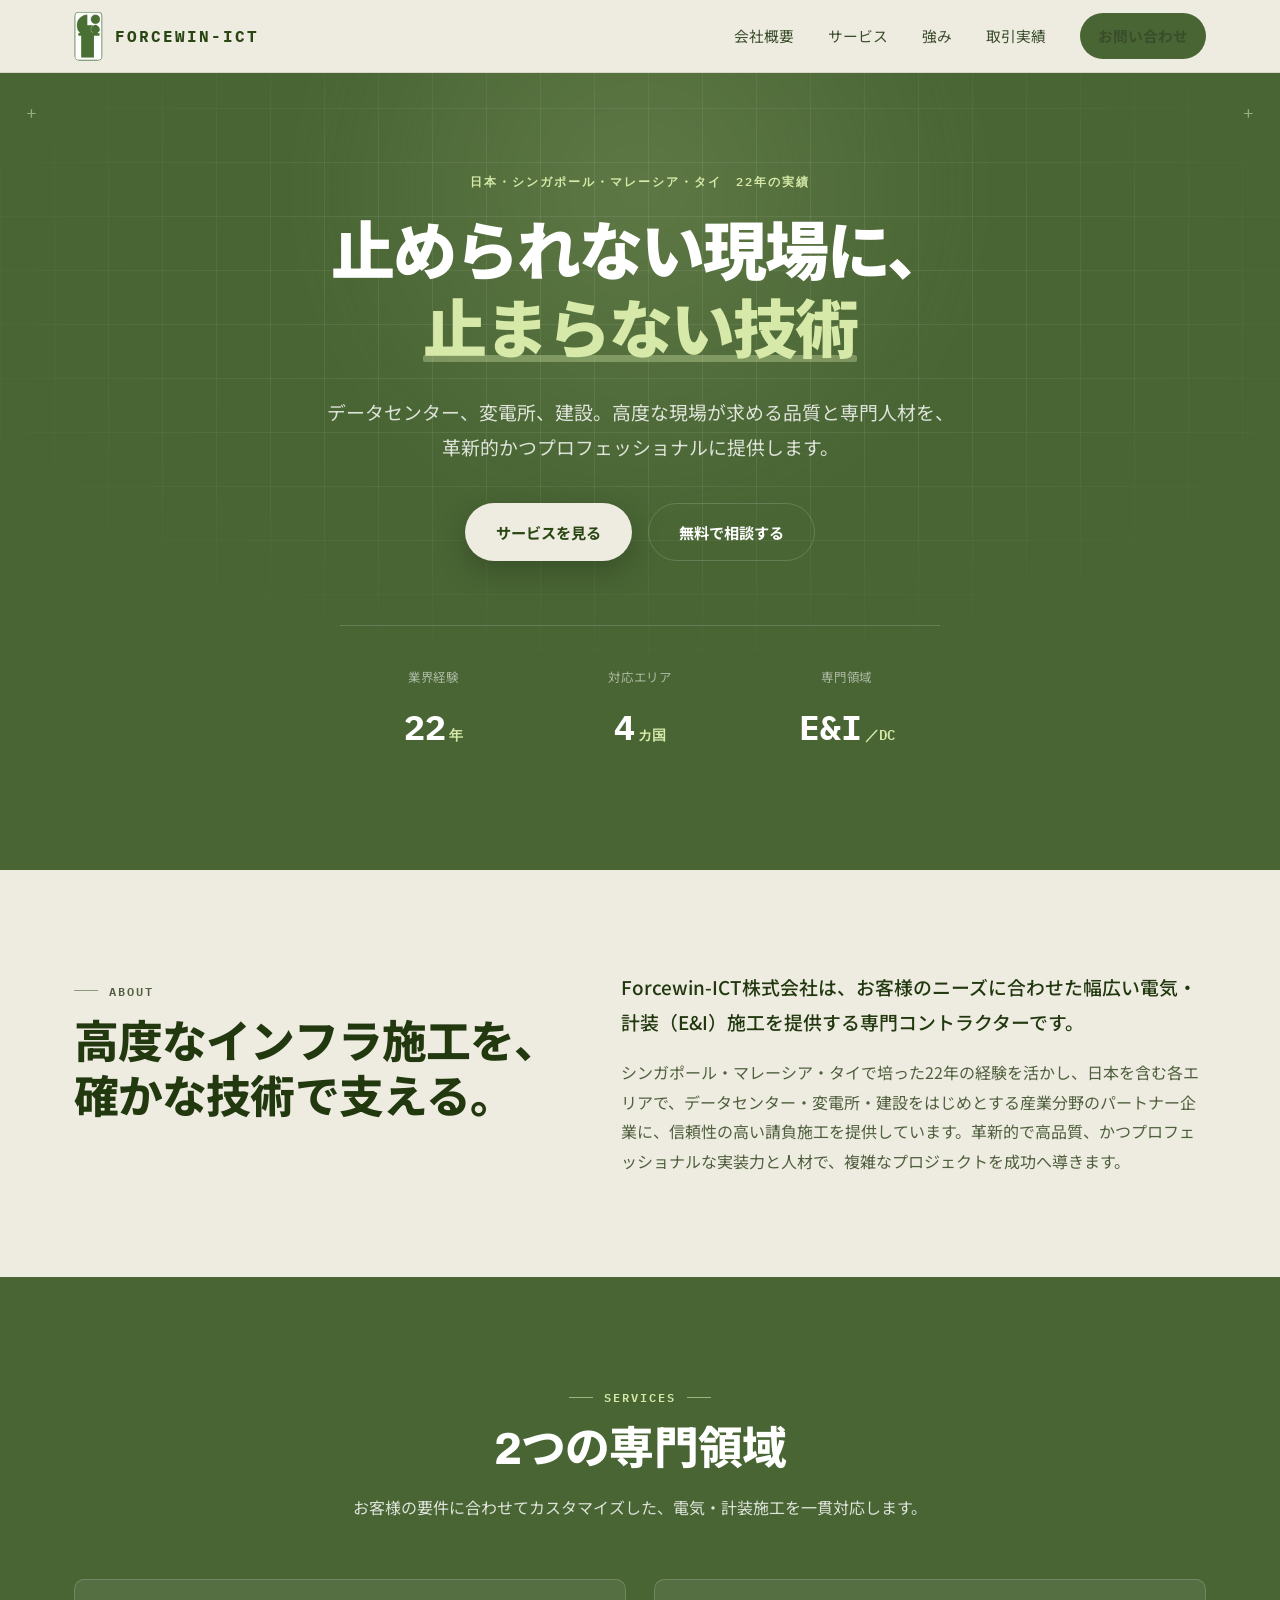
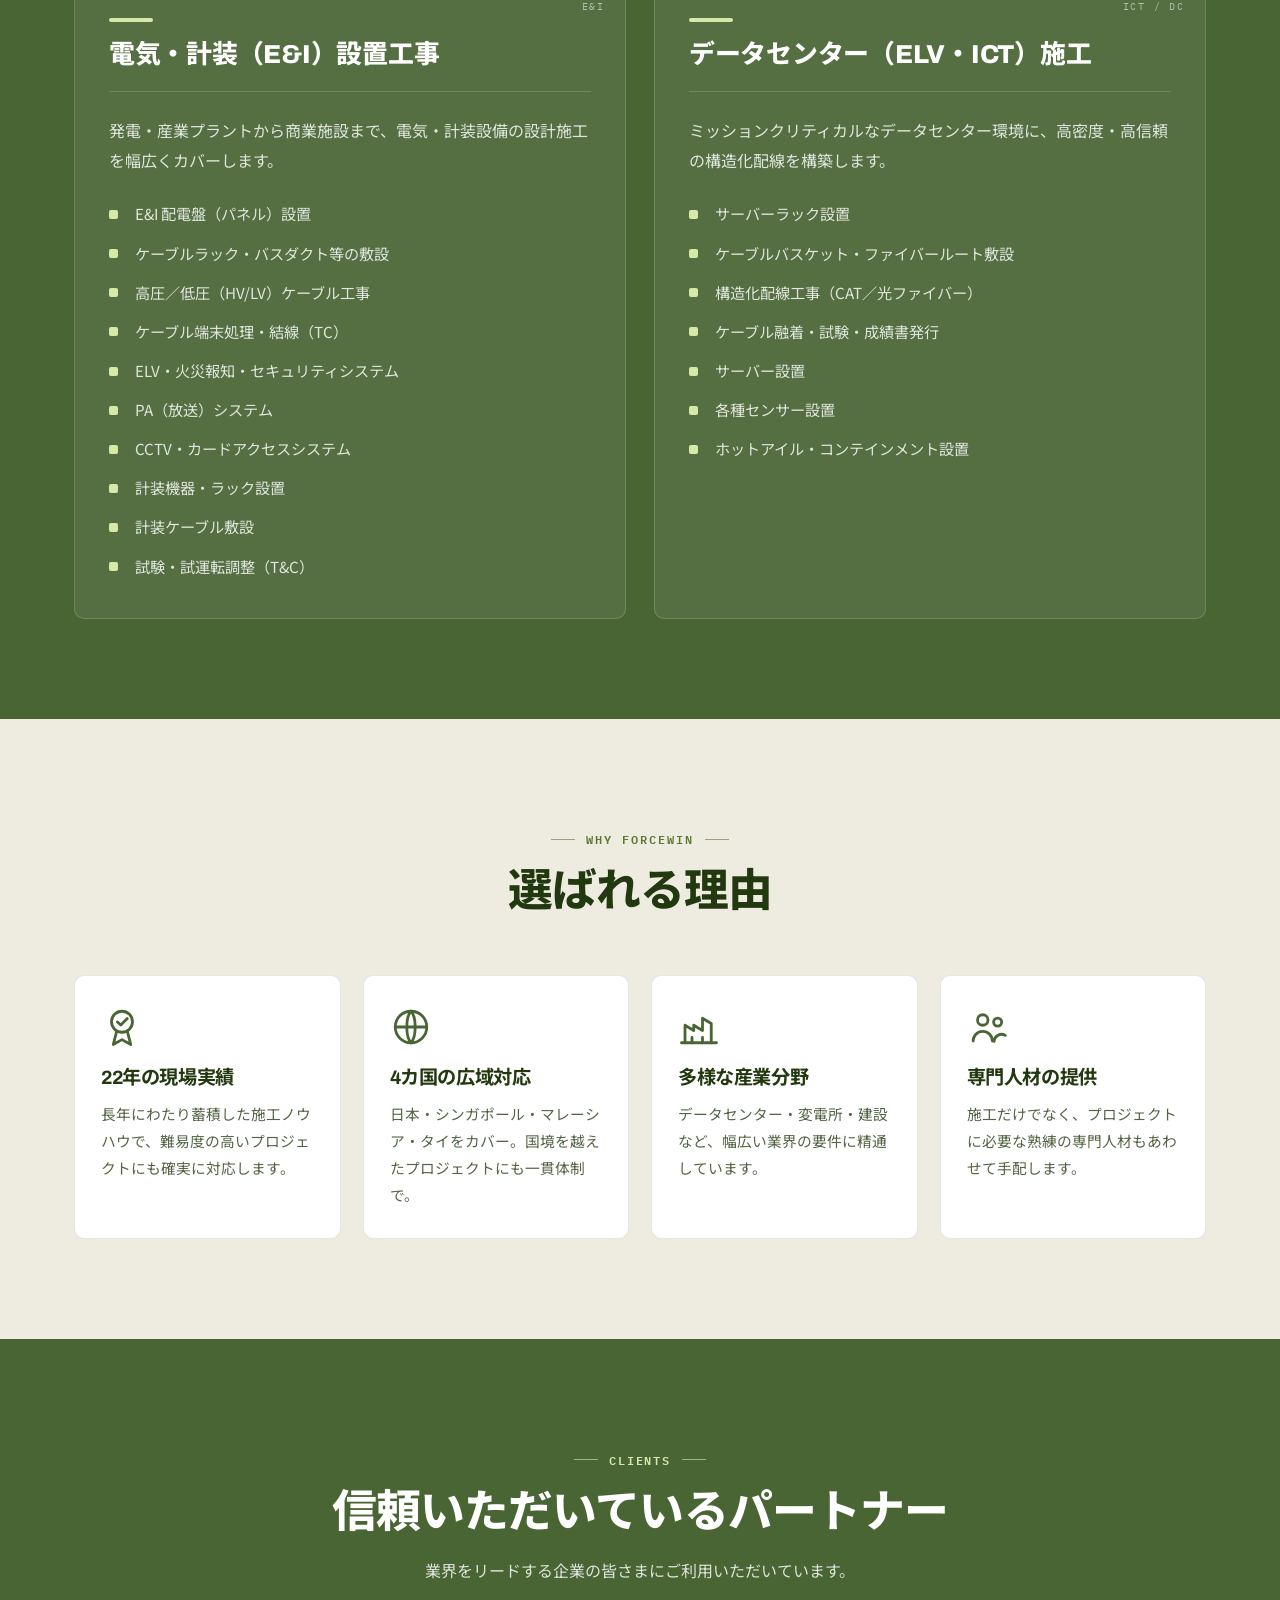
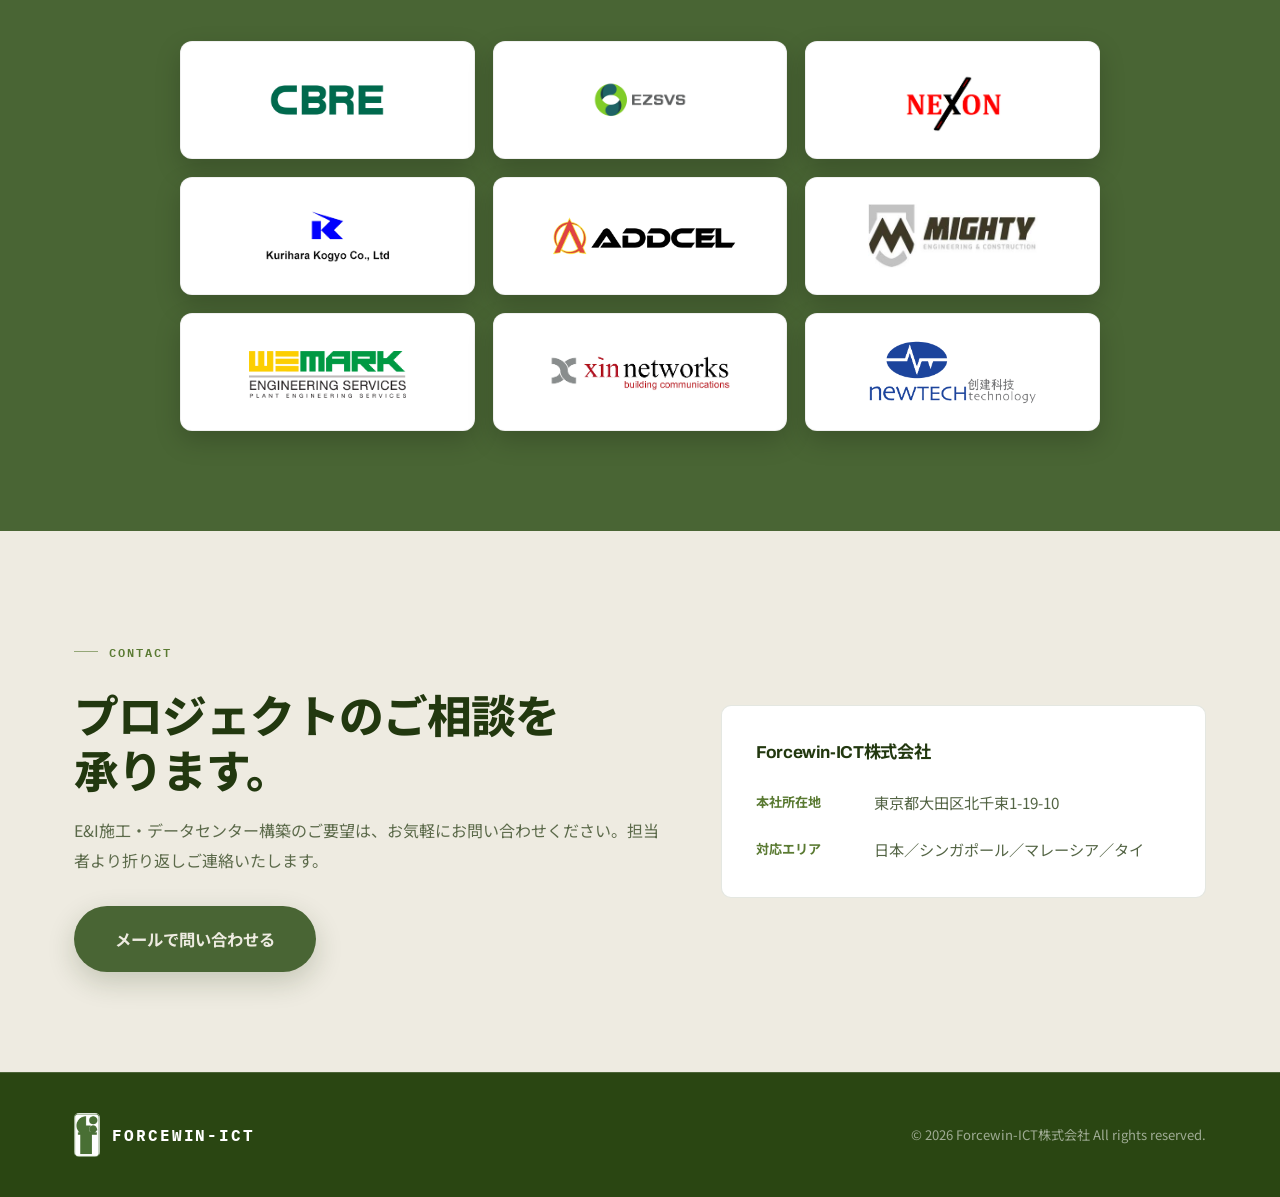
<file: index.html>
<!DOCTYPE html>
<html lang="ja">
<head>
<meta charset="UTF-8" />
<meta name="viewport" content="width=device-width, initial-scale=1.0" />
<title>Forcewin｜電気・計装（E&I）／データセンター施工 - 信頼の電気計装ソリューション</title>
<meta name="description" content="Forcewin-ICT株式会社は、日本・シンガポール・マレーシア・タイで事業を展開する、22年の実績を持つ電気・計装（E&I）専門コントラクター。データセンター、変電所、建設分野に高品質な施工と人材を提供します。" />
<meta name="theme-color" content="#eeebe1" />
<link rel="icon" type="image/png" href="assets/img/favicon.png" />

<!-- Open Graph -->
<meta property="og:type" content="website" />
<meta property="og:title" content="Forcewin｜電気・計装（E&I）／データセンター施工" />
<meta property="og:description" content="22年の実績。シンガポール・マレーシア・タイで信頼される電気・計装（E&I）／データセンター施工パートナー。" />
<meta property="og:locale" content="ja_JP" />
<meta property="og:url" content="https://forcewin-ict.jp/" />
<link rel="canonical" href="https://forcewin-ict.jp/" />

<link rel="preconnect" href="https://fonts.googleapis.com" />
<link rel="preconnect" href="https://fonts.gstatic.com" crossorigin />
<link href="https://fonts.googleapis.com/css2?family=Archivo:wght@600;700;800;900&family=IBM+Plex+Mono:wght@400;500;600&family=Noto+Sans+JP:wght@400;500;700;900&display=swap" rel="stylesheet" />
<link rel="stylesheet" href="assets/css/styles.css" />
</head>
<body>

<!-- Header -->
<header class="site-header" id="siteHeader">
  <div class="container header-inner">
    <a href="#top" class="brand" aria-label="Forcewin-ICT株式会社 ホーム">
      <img class="brand-logo" src="assets/img/logo.png" alt="" aria-hidden="true" />
      <span class="brand-text">FORCEWIN-ICT</span>
    </a>
    <nav class="nav" aria-label="メインナビゲーション">
      <a href="#about">会社概要</a>
      <a href="#services">サービス</a>
      <a href="#strengths">強み</a>
      <a href="#clients">取引実績</a>
      <a href="#contact" class="nav-cta">お問い合わせ</a>
    </nav>
    <button class="menu-toggle" id="menuToggle" aria-label="メニューを開く" aria-expanded="false">
      <span></span><span></span><span></span>
    </button>
  </div>
  <nav class="mobile-nav" id="mobileNav" aria-label="モバイルナビゲーション">
    <a href="#about">会社概要</a>
    <a href="#services">サービス</a>
    <a href="#strengths">強み</a>
    <a href="#clients">取引実績</a>
    <a href="#contact">お問い合わせ</a>
  </nav>
</header>

<main id="top">

  <!-- Hero -->
  <section class="hero">
    <div class="hero-grid" aria-hidden="true"></div>
    <div class="hero-glow" aria-hidden="true"></div>
    <div class="container hero-inner">
      <p class="eyebrow reveal">日本・シンガポール・マレーシア・タイ　22年の実績</p>
      <h1 class="reveal">止められない現場に、<br><span class="accent">止まらない技術</span></h1>
      <p class="hero-lead reveal">データセンター、変電所、建設。高度な現場が求める品質と専門人材を、革新的かつプロフェッショナルに提供します。</p>
      <div class="hero-actions reveal">
        <a href="#services" class="btn btn-primary">サービスを見る</a>
        <a href="#contact" class="btn btn-ghost">無料で相談する</a>
      </div>
      <dl class="hero-stats reveal">
        <div><dt>業界経験</dt><dd><span data-count="22">0</span><small>年</small></dd></div>
        <div><dt>対応エリア</dt><dd><span data-count="4">0</span><small>カ国</small></dd></div>
        <div><dt>専門領域</dt><dd>E&amp;I<small>／DC</small></dd></div>
      </dl>
    </div>
  </section>

  <!-- About -->
  <section class="section section-cream" id="about">
    <div class="container about-grid">
      <div class="reveal">
        <p class="section-label">About</p>
        <h2>高度なインフラ施工を、<br>確かな技術で支える。</h2>
      </div>
      <div class="reveal">
        <p class="lead-text">Forcewin-ICT株式会社は、お客様のニーズに合わせた幅広い電気・計装（E&amp;I）施工を提供する専門コントラクターです。</p>
        <p>シンガポール・マレーシア・タイで培った22年の経験を活かし、日本を含む各エリアで、データセンター・変電所・建設をはじめとする産業分野のパートナー企業に、信頼性の高い請負施工を提供しています。革新的で高品質、かつプロフェッショナルな実装力と人材で、複雑なプロジェクトを成功へ導きます。</p>
      </div>
    </div>
  </section>

  <!-- Services -->
  <section class="section" id="services">
    <div class="container">
      <div class="section-head reveal">
        <p class="section-label">Services</p>
        <h2>2つの専門領域</h2>
        <p class="section-sub">お客様の要件に合わせてカスタマイズした、電気・計装施工を一貫対応します。</p>
      </div>

      <div class="services-grid">
        <article class="service-card reveal" data-tag="E&amp;I">
          <div class="service-head">
            <h3>電気・計装（E&amp;I）設置工事</h3>
          </div>
          <p class="service-desc">発電・産業プラントから商業施設まで、電気・計装設備の設計施工を幅広くカバーします。</p>
          <ul class="feature-list">
            <li>E&amp;I 配電盤（パネル）設置</li>
            <li>ケーブルラック・バスダクト等の敷設</li>
            <li>高圧／低圧（HV/LV）ケーブル工事</li>
            <li>ケーブル端末処理・結線（TC）</li>
            <li>ELV・火災報知・セキュリティシステム</li>
            <li>PA（放送）システム</li>
            <li>CCTV・カードアクセスシステム</li>
            <li>計装機器・ラック設置</li>
            <li>計装ケーブル敷設</li>
            <li>試験・試運転調整（T&amp;C）</li>
          </ul>
        </article>

        <article class="service-card reveal" data-tag="ICT / DC">
          <div class="service-head">
            <h3>データセンター（ELV・ICT）施工</h3>
          </div>
          <p class="service-desc">ミッションクリティカルなデータセンター環境に、高密度・高信頼の構造化配線を構築します。</p>
          <ul class="feature-list">
            <li>サーバーラック設置</li>
            <li>ケーブルバスケット・ファイバールート敷設</li>
            <li>構造化配線工事（CAT／光ファイバー）</li>
            <li>ケーブル融着・試験・成績書発行</li>
            <li>サーバー設置</li>
            <li>各種センサー設置</li>
            <li>ホットアイル・コンテインメント設置</li>
          </ul>
        </article>
      </div>
    </div>
  </section>

  <!-- Strengths -->
  <section class="section section-cream" id="strengths">
    <div class="container">
      <div class="section-head reveal">
        <p class="section-label">Why Forcewin</p>
        <h2>選ばれる理由</h2>
      </div>
      <div class="strength-grid">
        <div class="strength-card reveal">
          <span class="strength-icon" aria-hidden="true">
            <svg viewBox="0 0 24 24" fill="none" stroke="currentColor" stroke-width="1.6" stroke-linecap="round" stroke-linejoin="round">
              <circle cx="12" cy="9" r="6"/>
              <path d="M9 14.4 7 22l5-2.8L17 22l-2-7.6"/>
              <path d="M9.4 9.1l1.9 1.8L15 7.2"/>
            </svg>
          </span>
          <h3>22年の現場実績</h3>
          <p>長年にわたり蓄積した施工ノウハウで、難易度の高いプロジェクトにも確実に対応します。</p>
        </div>
        <div class="strength-card reveal">
          <span class="strength-icon" aria-hidden="true">
            <svg viewBox="0 0 24 24" fill="none" stroke="currentColor" stroke-width="1.6" stroke-linecap="round" stroke-linejoin="round">
              <circle cx="12" cy="12" r="9"/>
              <path d="M3 12h18"/>
              <path d="M12 3c3.2 3.4 3.2 14.6 0 18M12 3c-3.2 3.4-3.2 14.6 0 18"/>
            </svg>
          </span>
          <h3>4カ国の広域対応</h3>
          <p>日本・シンガポール・マレーシア・タイをカバー。国境を越えたプロジェクトにも一貫体制で。</p>
        </div>
        <div class="strength-card reveal">
          <span class="strength-icon" aria-hidden="true">
            <svg viewBox="0 0 24 24" fill="none" stroke="currentColor" stroke-width="1.6" stroke-linecap="round" stroke-linejoin="round">
              <path d="M2 21h20"/>
              <path d="M4 21V11l5 3V11l5 3V7l5 3v11"/>
              <path d="M8 21v-3M14 21v-3"/>
            </svg>
          </span>
          <h3>多様な産業分野</h3>
          <p>データセンター・変電所・建設など、幅広い業界の要件に精通しています。</p>
        </div>
        <div class="strength-card reveal">
          <span class="strength-icon" aria-hidden="true">
            <svg viewBox="0 0 24 24" fill="none" stroke="currentColor" stroke-width="1.6" stroke-linecap="round" stroke-linejoin="round">
              <circle cx="9" cy="8" r="3"/>
              <path d="M3.5 20a5.5 5.5 0 0 1 11 0"/>
              <circle cx="17.5" cy="9.2" r="2.3"/>
              <path d="M15.5 20.2a4.2 4.2 0 0 1 6.4-3.4"/>
            </svg>
          </span>
          <h3>専門人材の提供</h3>
          <p>施工だけでなく、プロジェクトに必要な熟練の専門人材もあわせて手配します。</p>
        </div>
      </div>
    </div>
  </section>

  <!-- Clients -->
  <section class="section" id="clients">
    <div class="container">
      <div class="section-head reveal">
        <p class="section-label">Clients</p>
        <h2>信頼いただいているパートナー</h2>
        <p class="section-sub">業界をリードする企業の皆さまにご利用いただいています。</p>
      </div>
      <ul class="client-grid reveal">
        <li><img src="assets/img/clients/cbre.jpg" alt="CBRE" loading="lazy" /></li>
        <li><img src="assets/img/clients/ezsvs.png" alt="EZSVS" loading="lazy" /></li>
        <li><img src="assets/img/clients/nexon.png" alt="Nexon Engineering" loading="lazy" /></li>
        <li><img src="assets/img/clients/kurihara.png" alt="Kurihara" loading="lazy" /></li>
        <li><img src="assets/img/clients/addcel.webp" alt="Addcel" loading="lazy" /></li>
        <li><img src="assets/img/clients/mighty.jpeg" alt="Mighty Engineering Construction" loading="lazy" /></li>
        <li><img src="assets/img/clients/logo-engineering.png" alt="Logo Engineering" loading="lazy" /></li>
        <li><img src="assets/img/clients/xin-networks.png" alt="Xin Networks" loading="lazy" /></li>
        <li><img src="assets/img/clients/newtech.png" alt="NewTech Technology" loading="lazy" /></li>
      </ul>
    </div>
  </section>

  <!-- CTA / Contact -->
  <section class="section section-cream" id="contact">
    <div class="container cta-inner">
      <div class="reveal">
        <p class="section-label">Contact</p>
        <h2>プロジェクトのご相談を<br>承ります。</h2>
        <p class="section-sub">E&amp;I施工・データセンター構築のご要望は、お気軽にお問い合わせください。担当者より折り返しご連絡いたします。</p>
        <a href="mailto:info@forcewin.com.sg" class="btn btn-primary btn-lg">メールで問い合わせる</a>
      </div>
      <div class="company-card reveal">
        <h3>Forcewin-ICT株式会社</h3>
        <dl class="info-list">
          <div><dt>本社所在地</dt><dd>東京都大田区北千束1-19-10</dd></div>
          <div><dt>対応エリア</dt><dd>日本／シンガポール／マレーシア／タイ</dd></div>
        </dl>
      </div>
    </div>
  </section>

</main>

<footer class="site-footer">
  <div class="container footer-inner">
    <div class="brand brand-footer">
      <img class="brand-logo brand-logo-sm" src="assets/img/logo.png" alt="" aria-hidden="true" />
      <span class="brand-text">FORCEWIN-ICT</span>
    </div>
    <p class="copyright">© <span id="year"></span> Forcewin-ICT株式会社 All rights reserved.</p>
  </div>
</footer>

<script src="assets/js/script.js"></script>
</body>
</html>
</file>
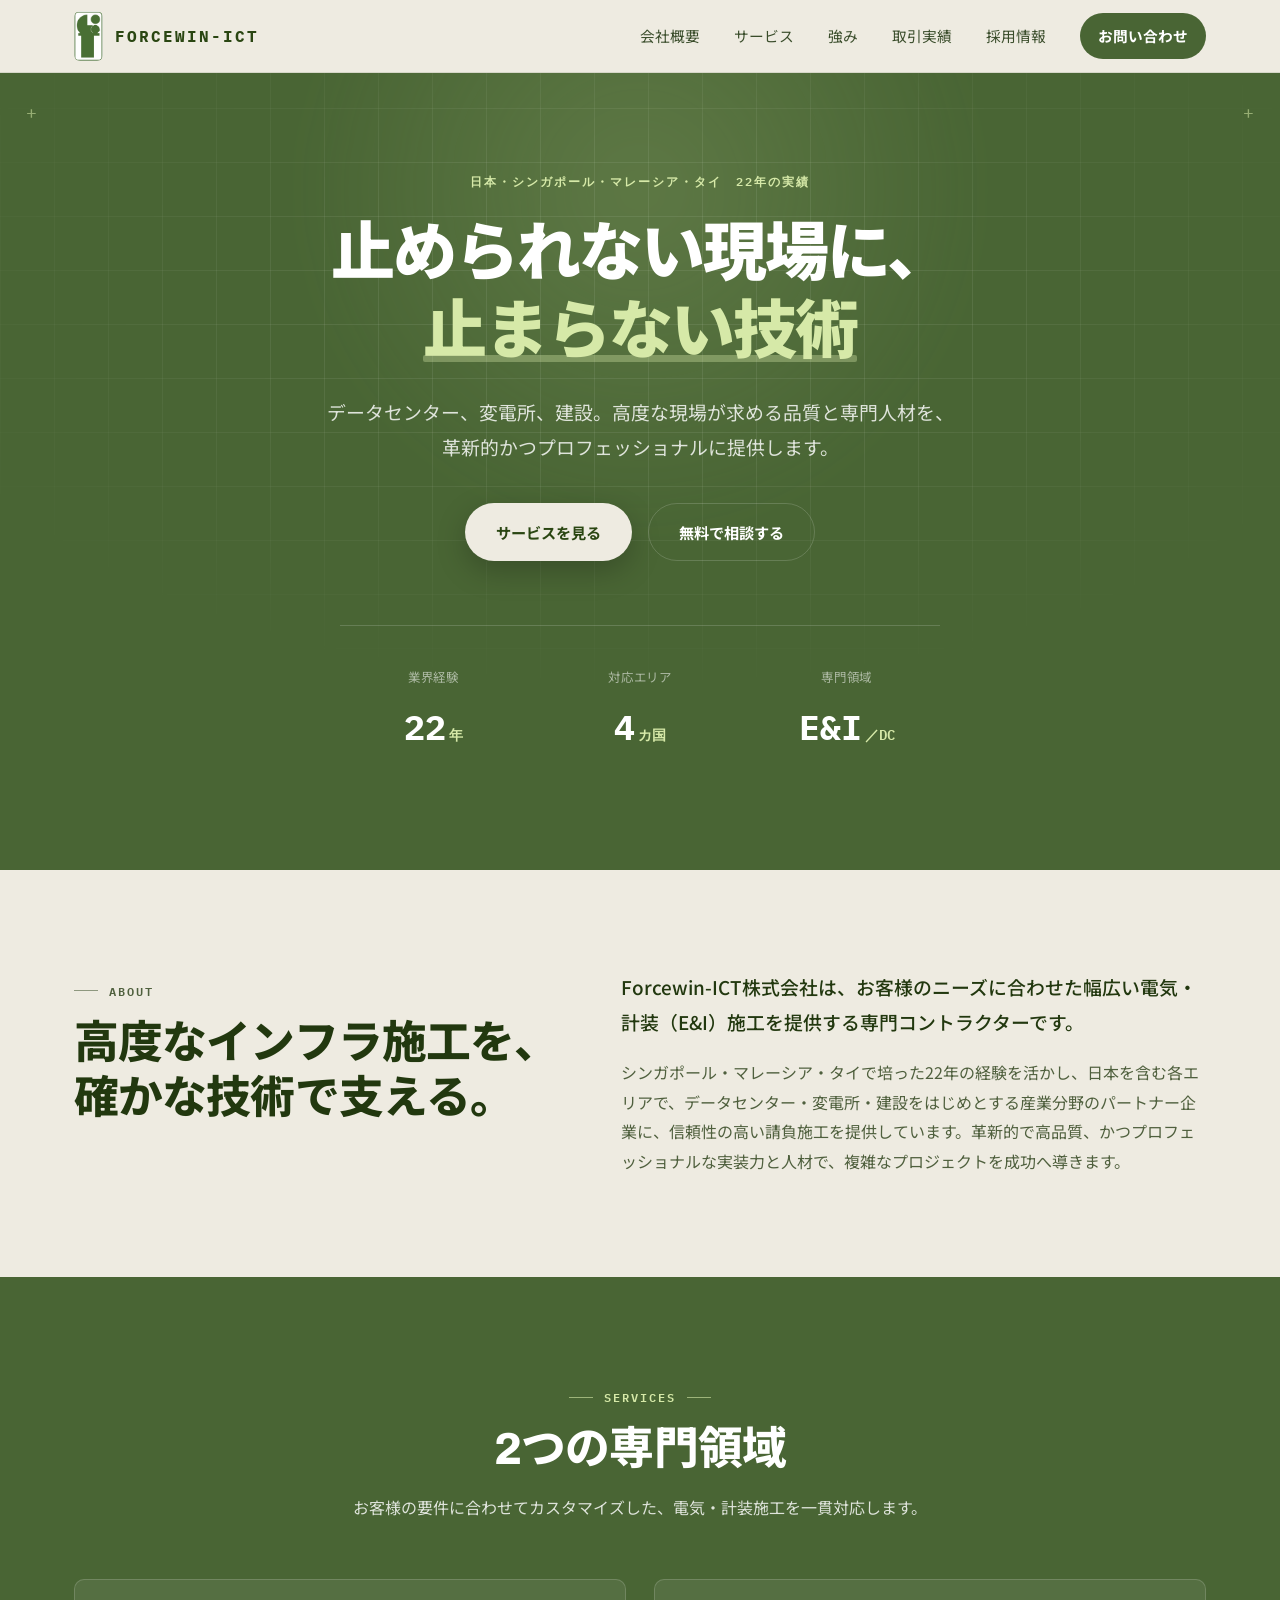
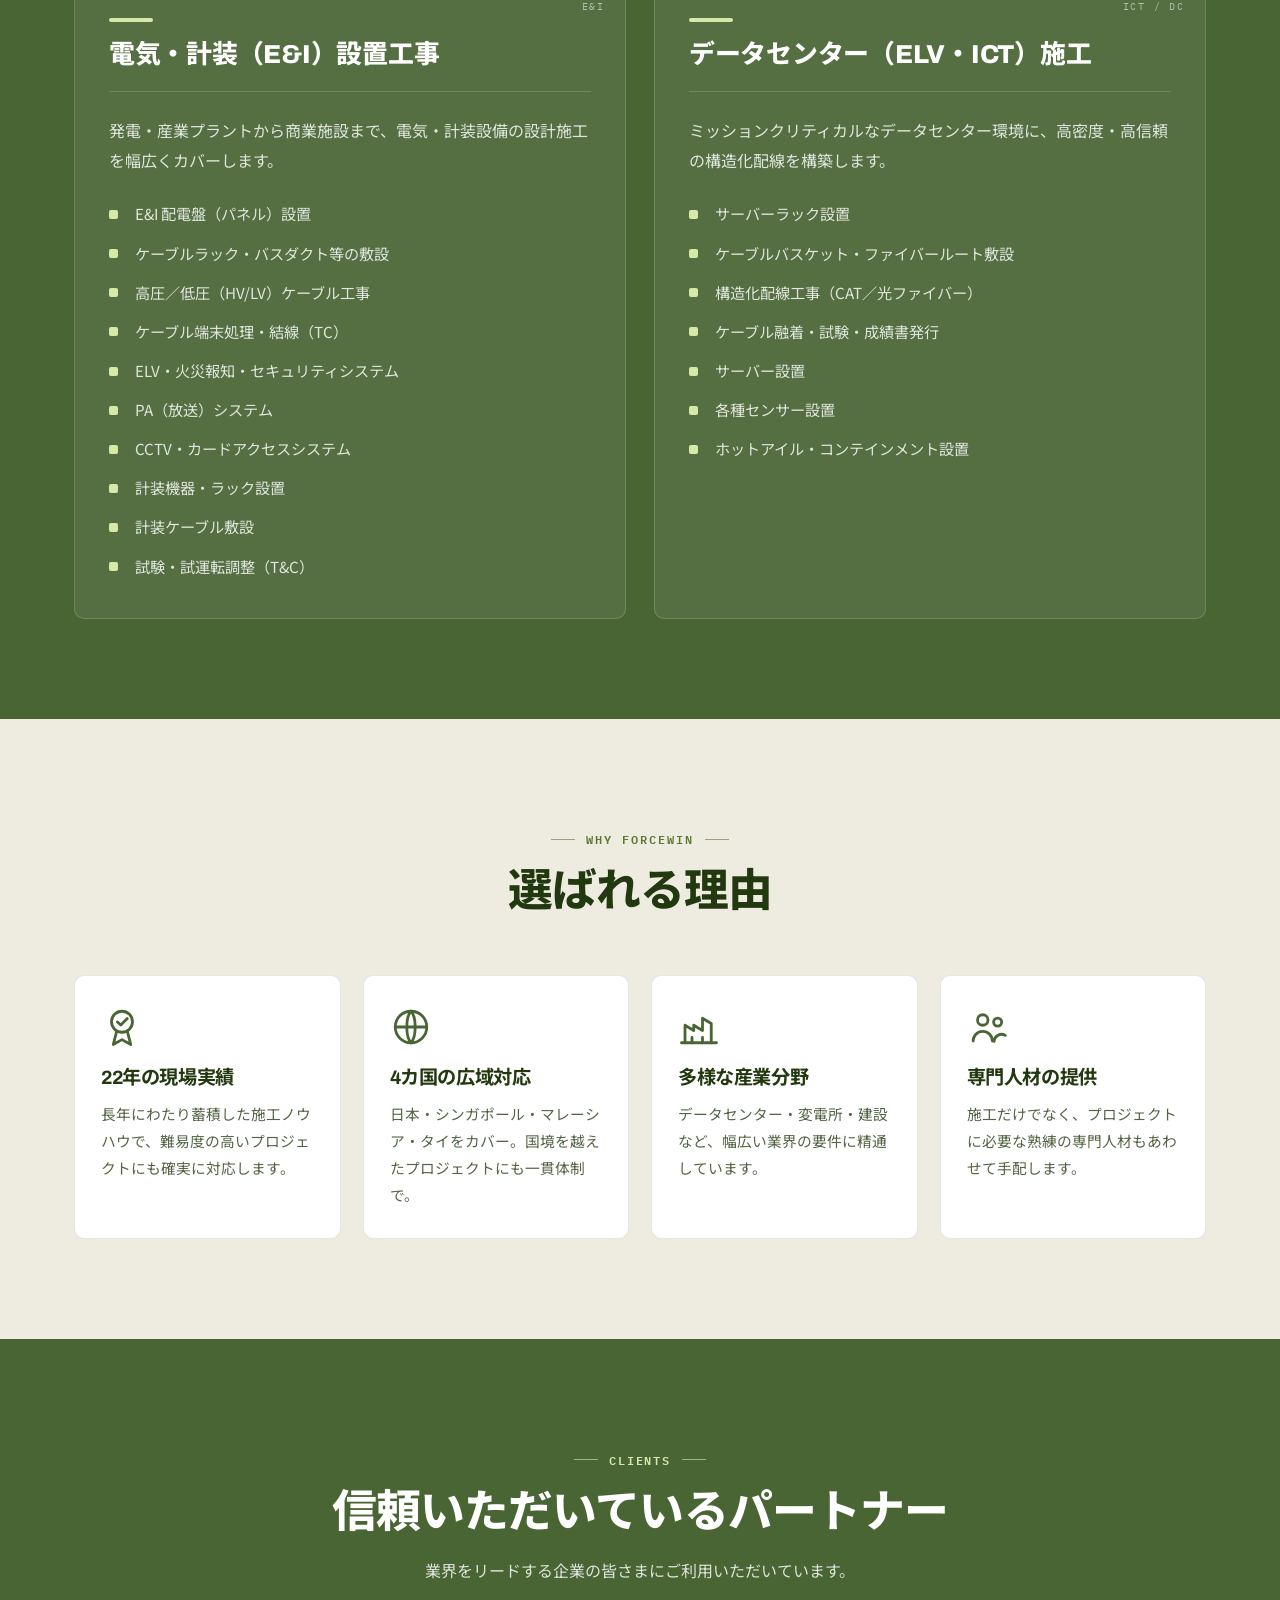
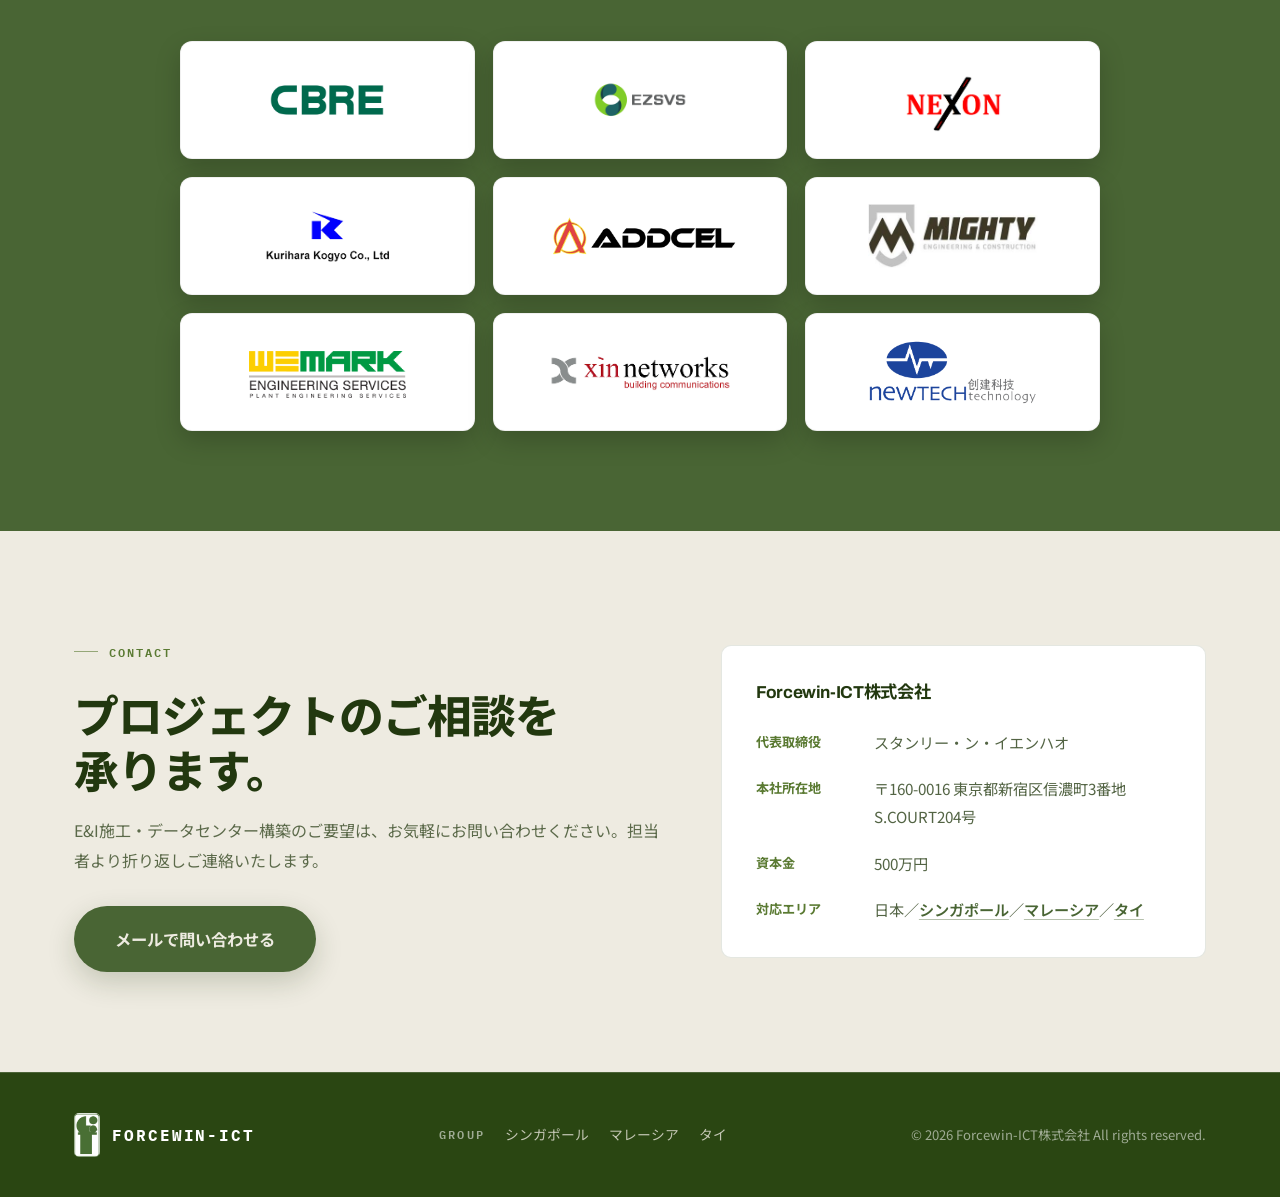
<file: docs/index.html>
<!DOCTYPE html>
<html lang="ja">
<head>
<meta charset="UTF-8" />
<meta name="viewport" content="width=device-width, initial-scale=1.0" />
<title>Forcewin｜電気・計装（E&I）／データセンター施工 - 信頼の電気計装ソリューション</title>
<meta name="description" content="Forcewin-ICT株式会社は、日本・シンガポール・マレーシア・タイで事業を展開する、22年の実績を持つ電気・計装（E&I）専門コントラクター。データセンター、変電所、建設分野に高品質な施工と人材を提供します。" />
<meta name="theme-color" content="#eeebe1" />
<link rel="icon" type="image/png" href="assets/img/favicon.png" />

<!-- Open Graph -->
<meta property="og:type" content="website" />
<meta property="og:title" content="Forcewin｜電気・計装（E&I）／データセンター施工" />
<meta property="og:description" content="22年の実績。シンガポール・マレーシア・タイで信頼される電気・計装（E&I）／データセンター施工パートナー。" />
<meta property="og:locale" content="ja_JP" />
<meta property="og:url" content="https://forcewin-ict.jp/" />
<link rel="canonical" href="https://forcewin-ict.jp/" />

<link rel="preconnect" href="https://fonts.googleapis.com" />
<link rel="preconnect" href="https://fonts.gstatic.com" crossorigin />
<link href="https://fonts.googleapis.com/css2?family=Archivo:wght@600;700;800;900&family=IBM+Plex+Mono:wght@400;500;600&family=Noto+Sans+JP:wght@400;500;700;900&display=swap" rel="stylesheet" />
<link rel="stylesheet" href="assets/css/styles.css" />
</head>
<body>

<!-- Header -->
<header class="site-header" id="siteHeader">
  <div class="container header-inner">
    <a href="#top" class="brand" aria-label="Forcewin-ICT株式会社 ホーム">
      <img class="brand-logo" src="assets/img/logo.png" alt="" aria-hidden="true" />
      <span class="brand-text">FORCEWIN-ICT</span>
    </a>
    <nav class="nav" aria-label="メインナビゲーション">
      <a href="#about">会社概要</a>
      <a href="#services">サービス</a>
      <a href="#strengths">強み</a>
      <a href="#clients">取引実績</a>
      <a href="/recruit/">採用情報</a>
      <a href="#contact" class="nav-cta">お問い合わせ</a>
    </nav>
    <button class="menu-toggle" id="menuToggle" aria-label="メニューを開く" aria-expanded="false">
      <span></span><span></span><span></span>
    </button>
  </div>
  <nav class="mobile-nav" id="mobileNav" aria-label="モバイルナビゲーション">
    <a href="#about">会社概要</a>
    <a href="#services">サービス</a>
    <a href="#strengths">強み</a>
    <a href="#clients">取引実績</a>
    <a href="/recruit/">採用情報</a>
    <a href="#contact">お問い合わせ</a>
  </nav>
</header>

<main id="top">

  <!-- Hero -->
  <section class="hero">
    <div class="hero-grid" aria-hidden="true"></div>
    <div class="hero-glow" aria-hidden="true"></div>
    <div class="container hero-inner">
      <p class="eyebrow reveal">日本・シンガポール・マレーシア・タイ　22年の実績</p>
      <h1 class="reveal">止められない現場に、<br><span class="accent">止まらない技術</span></h1>
      <p class="hero-lead reveal">データセンター、変電所、建設。高度な現場が求める品質と専門人材を、革新的かつプロフェッショナルに提供します。</p>
      <div class="hero-actions reveal">
        <a href="#services" class="btn btn-primary">サービスを見る</a>
        <a href="#contact" class="btn btn-ghost">無料で相談する</a>
      </div>
      <dl class="hero-stats reveal">
        <div><dt>業界経験</dt><dd><span data-count="22">0</span><small>年</small></dd></div>
        <div><dt>対応エリア</dt><dd><span data-count="4">0</span><small>カ国</small></dd></div>
        <div><dt>専門領域</dt><dd>E&amp;I<small>／DC</small></dd></div>
      </dl>
    </div>
  </section>

  <!-- About -->
  <section class="section section-cream" id="about">
    <div class="container about-grid">
      <div class="reveal">
        <p class="section-label">About</p>
        <h2>高度なインフラ施工を、<br>確かな技術で支える。</h2>
      </div>
      <div class="reveal">
        <p class="lead-text">Forcewin-ICT株式会社は、お客様のニーズに合わせた幅広い電気・計装（E&amp;I）施工を提供する専門コントラクターです。</p>
        <p>シンガポール・マレーシア・タイで培った22年の経験を活かし、日本を含む各エリアで、データセンター・変電所・建設をはじめとする産業分野のパートナー企業に、信頼性の高い請負施工を提供しています。革新的で高品質、かつプロフェッショナルな実装力と人材で、複雑なプロジェクトを成功へ導きます。</p>
      </div>
    </div>
  </section>

  <!-- Services -->
  <section class="section" id="services">
    <div class="container">
      <div class="section-head reveal">
        <p class="section-label">Services</p>
        <h2>2つの専門領域</h2>
        <p class="section-sub">お客様の要件に合わせてカスタマイズした、電気・計装施工を一貫対応します。</p>
      </div>

      <div class="services-grid">
        <article class="service-card reveal" data-tag="E&amp;I">
          <div class="service-head">
            <h3>電気・計装（E&amp;I）設置工事</h3>
          </div>
          <p class="service-desc">発電・産業プラントから商業施設まで、電気・計装設備の設計施工を幅広くカバーします。</p>
          <ul class="feature-list">
            <li>E&amp;I 配電盤（パネル）設置</li>
            <li>ケーブルラック・バスダクト等の敷設</li>
            <li>高圧／低圧（HV/LV）ケーブル工事</li>
            <li>ケーブル端末処理・結線（TC）</li>
            <li>ELV・火災報知・セキュリティシステム</li>
            <li>PA（放送）システム</li>
            <li>CCTV・カードアクセスシステム</li>
            <li>計装機器・ラック設置</li>
            <li>計装ケーブル敷設</li>
            <li>試験・試運転調整（T&amp;C）</li>
          </ul>
        </article>

        <article class="service-card reveal" data-tag="ICT / DC">
          <div class="service-head">
            <h3>データセンター（ELV・ICT）施工</h3>
          </div>
          <p class="service-desc">ミッションクリティカルなデータセンター環境に、高密度・高信頼の構造化配線を構築します。</p>
          <ul class="feature-list">
            <li>サーバーラック設置</li>
            <li>ケーブルバスケット・ファイバールート敷設</li>
            <li>構造化配線工事（CAT／光ファイバー）</li>
            <li>ケーブル融着・試験・成績書発行</li>
            <li>サーバー設置</li>
            <li>各種センサー設置</li>
            <li>ホットアイル・コンテインメント設置</li>
          </ul>
        </article>
      </div>
    </div>
  </section>

  <!-- Strengths -->
  <section class="section section-cream" id="strengths">
    <div class="container">
      <div class="section-head reveal">
        <p class="section-label">Why Forcewin</p>
        <h2>選ばれる理由</h2>
      </div>
      <div class="strength-grid">
        <div class="strength-card reveal">
          <span class="strength-icon" aria-hidden="true">
            <svg viewBox="0 0 24 24" fill="none" stroke="currentColor" stroke-width="1.6" stroke-linecap="round" stroke-linejoin="round">
              <circle cx="12" cy="9" r="6"/>
              <path d="M9 14.4 7 22l5-2.8L17 22l-2-7.6"/>
              <path d="M9.4 9.1l1.9 1.8L15 7.2"/>
            </svg>
          </span>
          <h3>22年の現場実績</h3>
          <p>長年にわたり蓄積した施工ノウハウで、難易度の高いプロジェクトにも確実に対応します。</p>
        </div>
        <div class="strength-card reveal">
          <span class="strength-icon" aria-hidden="true">
            <svg viewBox="0 0 24 24" fill="none" stroke="currentColor" stroke-width="1.6" stroke-linecap="round" stroke-linejoin="round">
              <circle cx="12" cy="12" r="9"/>
              <path d="M3 12h18"/>
              <path d="M12 3c3.2 3.4 3.2 14.6 0 18M12 3c-3.2 3.4-3.2 14.6 0 18"/>
            </svg>
          </span>
          <h3>4カ国の広域対応</h3>
          <p>日本・シンガポール・マレーシア・タイをカバー。国境を越えたプロジェクトにも一貫体制で。</p>
        </div>
        <div class="strength-card reveal">
          <span class="strength-icon" aria-hidden="true">
            <svg viewBox="0 0 24 24" fill="none" stroke="currentColor" stroke-width="1.6" stroke-linecap="round" stroke-linejoin="round">
              <path d="M2 21h20"/>
              <path d="M4 21V11l5 3V11l5 3V7l5 3v11"/>
              <path d="M8 21v-3M14 21v-3"/>
            </svg>
          </span>
          <h3>多様な産業分野</h3>
          <p>データセンター・変電所・建設など、幅広い業界の要件に精通しています。</p>
        </div>
        <div class="strength-card reveal">
          <span class="strength-icon" aria-hidden="true">
            <svg viewBox="0 0 24 24" fill="none" stroke="currentColor" stroke-width="1.6" stroke-linecap="round" stroke-linejoin="round">
              <circle cx="9" cy="8" r="3"/>
              <path d="M3.5 20a5.5 5.5 0 0 1 11 0"/>
              <circle cx="17.5" cy="9.2" r="2.3"/>
              <path d="M15.5 20.2a4.2 4.2 0 0 1 6.4-3.4"/>
            </svg>
          </span>
          <h3>専門人材の提供</h3>
          <p>施工だけでなく、プロジェクトに必要な熟練の専門人材もあわせて手配します。</p>
        </div>
      </div>
    </div>
  </section>

  <!-- Clients -->
  <section class="section" id="clients">
    <div class="container">
      <div class="section-head reveal">
        <p class="section-label">Clients</p>
        <h2>信頼いただいているパートナー</h2>
        <p class="section-sub">業界をリードする企業の皆さまにご利用いただいています。</p>
      </div>
      <ul class="client-grid reveal">
        <li><img src="assets/img/clients/cbre.jpg" alt="CBRE" loading="lazy" /></li>
        <li><img src="assets/img/clients/ezsvs.png" alt="EZSVS" loading="lazy" /></li>
        <li><img src="assets/img/clients/nexon.png" alt="Nexon Engineering" loading="lazy" /></li>
        <li><img src="assets/img/clients/kurihara.png" alt="Kurihara" loading="lazy" /></li>
        <li><img src="assets/img/clients/addcel.webp" alt="Addcel" loading="lazy" /></li>
        <li><img src="assets/img/clients/mighty.jpeg" alt="Mighty Engineering Construction" loading="lazy" /></li>
        <li><img src="assets/img/clients/logo-engineering.png" alt="Logo Engineering" loading="lazy" /></li>
        <li><img src="assets/img/clients/xin-networks.png" alt="Xin Networks" loading="lazy" /></li>
        <li><img src="assets/img/clients/newtech.png" alt="NewTech Technology" loading="lazy" /></li>
      </ul>
    </div>
  </section>

  <!-- CTA / Contact -->
  <section class="section section-cream" id="contact">
    <div class="container cta-inner">
      <div class="reveal">
        <p class="section-label">Contact</p>
        <h2>プロジェクトのご相談を<br>承ります。</h2>
        <p class="section-sub">E&amp;I施工・データセンター構築のご要望は、お気軽にお問い合わせください。担当者より折り返しご連絡いたします。</p>
        <a href="mailto:stanley.ng@forcewin-ict.jp" class="btn btn-primary btn-lg">メールで問い合わせる</a>
      </div>
      <div class="company-card reveal">
        <h3>Forcewin-ICT株式会社</h3>
        <dl class="info-list">
          <div><dt>代表取締役</dt><dd>スタンリー・ン・イエンハオ</dd></div>
          <div><dt>本社所在地</dt><dd>〒160-0016 東京都新宿区信濃町3番地S.COURT204号</dd></div>
          <div><dt>資本金</dt><dd>500万円</dd></div>
          <div><dt>対応エリア</dt><dd>日本／<a href="https://forcewin.com.sg/" target="_blank" rel="noopener">シンガポール</a>／<a href="https://forcewin.com.my/" target="_blank" rel="noopener">マレーシア</a>／<a href="https://forcewin-network.co.th/" target="_blank" rel="noopener">タイ</a></dd></div>
        </dl>
      </div>
    </div>
  </section>

</main>

<footer class="site-footer">
  <div class="container footer-inner">
    <div class="brand brand-footer">
      <img class="brand-logo brand-logo-sm" src="assets/img/logo.png" alt="" aria-hidden="true" />
      <span class="brand-text">FORCEWIN-ICT</span>
    </div>
    <nav class="footer-sites" aria-label="海外グループサイト">
      <span class="footer-sites-label">GROUP</span>
      <a href="https://forcewin.com.sg/" target="_blank" rel="noopener">シンガポール</a>
      <a href="https://forcewin.com.my/" target="_blank" rel="noopener">マレーシア</a>
      <a href="https://forcewin-network.co.th/" target="_blank" rel="noopener">タイ</a>
    </nav>
    <p class="copyright">© <span id="year"></span> Forcewin-ICT株式会社 All rights reserved.</p>
  </div>
</footer>

<script src="assets/js/script.js"></script>
</body>
</html>
</file>
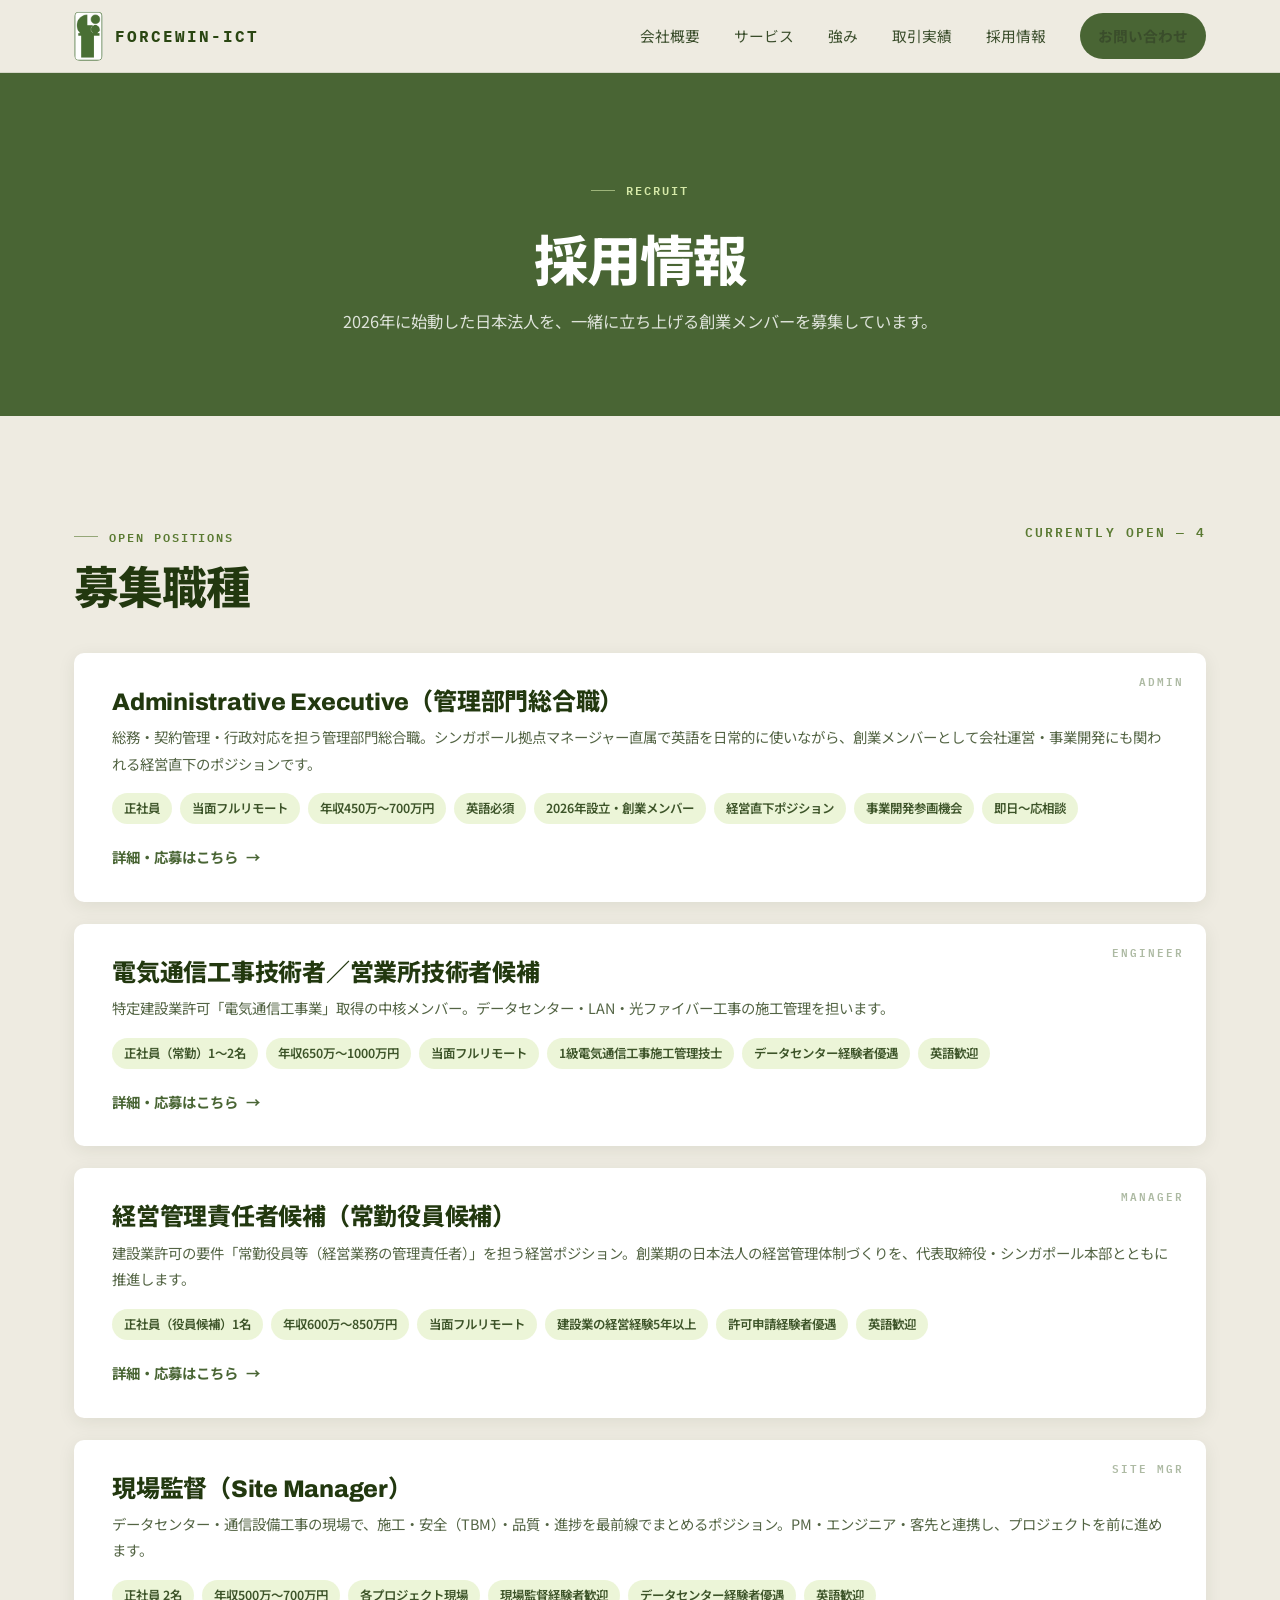
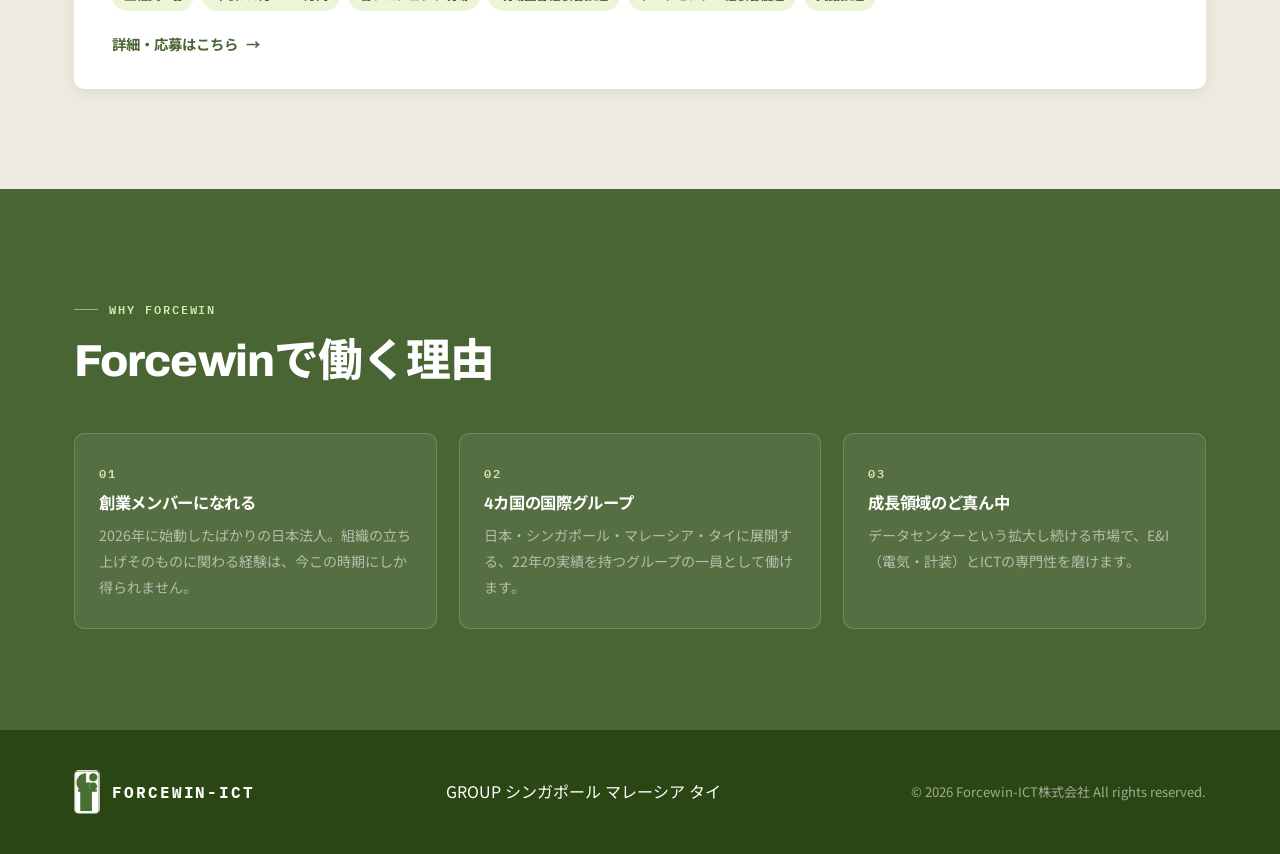
<file: docs/recruit/index.html>
<!DOCTYPE html>
<html lang="ja">
<head>
<meta charset="UTF-8" />
<meta name="viewport" content="width=device-width, initial-scale=1.0" />
<title>採用情報｜募集職種一覧 - Forcewin-ICT株式会社</title>
<meta name="description" content="Forcewin-ICT株式会社の採用情報。2026年に始動した日本法人の創業メンバーを募集しています。Administrative Executive（管理部門）、電気通信工事技術者（営業所技術者候補）、経営管理責任者候補（常勤役員候補）、現場監督（Site Manager）。" />
<meta name="theme-color" content="#eeebe1" />
<link rel="icon" type="image/png" href="/assets/img/favicon.png" />

<!-- Open Graph -->
<meta property="og:type" content="website" />
<meta property="og:title" content="採用情報｜募集職種一覧 - Forcewin-ICT株式会社" />
<meta property="og:description" content="2026年に始動した日本法人の創業メンバーを募集しています。" />
<meta property="og:url" content="https://forcewin-ict.jp/recruit/" />

<link rel="preconnect" href="https://fonts.googleapis.com" />
<link rel="preconnect" href="https://fonts.gstatic.com" crossorigin />
<link href="https://fonts.googleapis.com/css2?family=Archivo:wght@600;700;800;900&family=IBM+Plex+Mono:wght@400;500;600&family=Noto+Sans+JP:wght@400;500;700;900&display=swap" rel="stylesheet" />
<link rel="stylesheet" href="/assets/css/styles.css" />
<style>
/* ===== recruit list page local styles ===== */
.recruit-hero{position:relative;padding:170px 0 80px;overflow:hidden}
.recruit-hero .container{position:relative;max-width:880px;text-align:center}
.recruit-hero h1{font-size:clamp(2rem,4.6vw,3.4rem);margin:14px 0 10px}
.recruit-hero .lead{color:var(--ink-soft);max-width:640px;margin:0 auto;font-size:1.02rem}

/* open positions */
.list-head{display:flex;align-items:baseline;justify-content:space-between;gap:16px;flex-wrap:wrap}
.open-count{
  font-family:var(--font-mono);font-size:.8rem;font-weight:600;letter-spacing:.16em;
  color:#5a7a32;text-transform:uppercase;
}
.jobs-list{display:grid;gap:22px;margin-top:36px}
.job-card{
  position:relative;display:block;background:#fff;border-radius:var(--radius);
  padding:34px 38px 30px;box-shadow:0 4px 18px rgba(34,56,15,.08);
  transition:transform .25s var(--ease),box-shadow .25s var(--ease);overflow:hidden;
}
.job-card::before{
  content:"";position:absolute;left:0;top:0;bottom:0;width:5px;background:#496534;
  transform:scaleY(0);transform-origin:top;transition:transform .3s var(--ease);
}
.job-card::after{
  content:attr(data-tag);position:absolute;top:18px;right:22px;
  font-family:var(--font-mono);font-size:.68rem;font-weight:600;letter-spacing:.18em;
  color:rgba(73,101,52,.45);
}
.job-card:hover{transform:translateY(-4px);box-shadow:0 16px 40px rgba(34,56,15,.16)}
.job-card:hover::before{transform:scaleY(1)}
.job-title{
  font-family:var(--font-display);font-size:clamp(1.15rem,2.2vw,1.5rem);font-weight:800;
  color:#2a4612;line-height:1.3;letter-spacing:-.01em;margin-bottom:6px;padding-right:90px;
}
.job-sub{font-size:.9rem;color:rgba(34,56,15,.62);margin-bottom:16px}
.job-meta{display:flex;gap:8px;flex-wrap:wrap;margin-bottom:18px}
.job-meta span{
  font-size:.78rem;font-weight:600;color:#3d5429;background:rgba(214,233,168,.45);
  border-radius:999px;padding:4px 12px;
}
.job-go{
  display:inline-flex;align-items:center;gap:8px;
  font-size:.9rem;font-weight:700;color:#496534;
}
.job-go .arrow{transition:transform .25s var(--ease);display:inline-block}
.job-card:hover .job-go .arrow{transform:translateX(5px)}

/* shared appeal */
.appeal-grid{display:grid;grid-template-columns:repeat(3,1fr);gap:22px;margin-top:44px}
.appeal-card{
  background:var(--surface);border:1px solid var(--line);border-radius:var(--radius);
  padding:28px 24px;
}
.appeal-card .num{
  font-family:var(--font-mono);font-size:.75rem;font-weight:600;letter-spacing:.16em;
  color:var(--accent);display:block;margin-bottom:10px;
}
.appeal-card h3{font-size:1.02rem;margin-bottom:8px}
.appeal-card p{font-size:.88rem;color:var(--ink-dim)}

@media (max-width:860px){
  .appeal-grid{grid-template-columns:1fr}
  .job-card{padding:26px 22px}
  .job-title{padding-right:0}
  .job-card::after{position:static;display:block;margin-bottom:8px}
}
</style>
</head>
<body>

<!-- Header -->
<header class="site-header" id="siteHeader">
  <div class="container header-inner">
    <a href="/" class="brand" aria-label="Forcewin-ICT株式会社 ホーム">
      <img class="brand-logo" src="/assets/img/logo.png" alt="" aria-hidden="true" />
      <span class="brand-text">FORCEWIN-ICT</span>
    </a>
    <nav class="nav" aria-label="メインナビゲーション">
      <a href="/#about">会社概要</a>
      <a href="/#services">サービス</a>
      <a href="/#strengths">強み</a>
      <a href="/#clients">取引実績</a>
      <a href="/recruit/">採用情報</a>
      <a href="/#contact" class="nav-cta">お問い合わせ</a>
    </nav>
    <button class="menu-toggle" id="menuToggle" aria-label="メニューを開く" aria-expanded="false">
      <span></span><span></span><span></span>
    </button>
  </div>
  <nav class="mobile-nav" id="mobileNav" aria-label="モバイルナビゲーション">
    <a href="/#about">会社概要</a>
    <a href="/#services">サービス</a>
    <a href="/#strengths">強み</a>
    <a href="/#clients">取引実績</a>
    <a href="/recruit/">採用情報</a>
    <a href="/#contact">お問い合わせ</a>
  </nav>
</header>

<main id="top">

  <!-- Hero -->
  <section class="recruit-hero">
    <div class="container">
      <p class="section-label">Recruit</p>
      <h1>採用情報</h1>
      <p class="lead">2026年に始動した日本法人を、一緒に立ち上げる創業メンバーを募集しています。</p>
    </div>
  </section>

  <!-- Open positions -->
  <section class="section section-cream" id="positions">
    <div class="container">
      <div class="list-head reveal">
        <div>
          <p class="section-label">Open Positions</p>
          <h2>募集職種</h2>
        </div>
        <span class="open-count">Currently Open — 4</span>
      </div>

      <div class="jobs-list">
        <a class="job-card reveal" href="/recruit/admin/" data-tag="ADMIN">
          <h3 class="job-title">Administrative Executive（管理部門総合職）</h3>
          <p class="job-sub">総務・契約管理・行政対応を担う管理部門総合職。シンガポール拠点マネージャー直属で英語を日常的に使いながら、創業メンバーとして会社運営・事業開発にも関われる経営直下のポジションです。</p>
          <div class="job-meta">
            <span>正社員</span><span>当面フルリモート</span><span>年収450万〜700万円</span><span>英語必須</span><span>2026年設立・創業メンバー</span><span>経営直下ポジション</span><span>事業開発参画機会</span><span>即日〜応相談</span>
          </div>
          <span class="job-go">詳細・応募はこちら <span class="arrow">→</span></span>
        </a>

        <a class="job-card reveal" href="/recruit/engineer/" data-tag="ENGINEER">
          <h3 class="job-title">電気通信工事技術者／営業所技術者候補</h3>
          <p class="job-sub">特定建設業許可「電気通信工事業」取得の中核メンバー。データセンター・LAN・光ファイバー工事の施工管理を担います。</p>
          <div class="job-meta">
            <span>正社員（常勤）1〜2名</span><span>年収650万〜1000万円</span><span>当面フルリモート</span><span>1級電気通信工事施工管理技士</span><span>データセンター経験者優遇</span><span>英語歓迎</span>
          </div>
          <span class="job-go">詳細・応募はこちら <span class="arrow">→</span></span>
        </a>
        <a class="job-card reveal" href="/recruit/manager/" data-tag="MANAGER">
          <h3 class="job-title">経営管理責任者候補（常勤役員候補）</h3>
          <p class="job-sub">建設業許可の要件「常勤役員等（経営業務の管理責任者）」を担う経営ポジション。創業期の日本法人の経営管理体制づくりを、代表取締役・シンガポール本部とともに推進します。</p>
          <div class="job-meta">
            <span>正社員（役員候補）1名</span><span>年収600万〜850万円</span><span>当面フルリモート</span><span>建設業の経営経験5年以上</span><span>許可申請経験者優遇</span><span>英語歓迎</span>
          </div>
          <span class="job-go">詳細・応募はこちら <span class="arrow">→</span></span>
        </a>
        <a class="job-card reveal" href="/recruit/site-manager/" data-tag="SITE MGR">
          <h3 class="job-title">現場監督（Site Manager）</h3>
          <p class="job-sub">データセンター・通信設備工事の現場で、施工・安全（TBM）・品質・進捗を最前線でまとめるポジション。PM・エンジニア・客先と連携し、プロジェクトを前に進めます。</p>
          <div class="job-meta">
            <span>正社員 2名</span><span>年収500万〜700万円</span><span>各プロジェクト現場</span><span>現場監督経験者歓迎</span><span>データセンター経験者優遇</span><span>英語歓迎</span>
          </div>
          <span class="job-go">詳細・応募はこちら <span class="arrow">→</span></span>
        </a>
      </div>
    </div>
  </section>

  <!-- Why Forcewin -->
  <section class="section" id="why">
    <div class="container">
      <div class="reveal">
        <p class="section-label">Why Forcewin</p>
        <h2>Forcewinで働く理由</h2>
      </div>
      <div class="appeal-grid">
        <div class="appeal-card reveal">
          <span class="num">01</span>
          <h3>創業メンバーになれる</h3>
          <p>2026年に始動したばかりの日本法人。組織の立ち上げそのものに関わる経験は、今この時期にしか得られません。</p>
        </div>
        <div class="appeal-card reveal">
          <span class="num">02</span>
          <h3>4カ国の国際グループ</h3>
          <p>日本・シンガポール・マレーシア・タイに展開する、22年の実績を持つグループの一員として働けます。</p>
        </div>
        <div class="appeal-card reveal">
          <span class="num">03</span>
          <h3>成長領域のど真ん中</h3>
          <p>データセンターという拡大し続ける市場で、E&amp;I（電気・計装）とICTの専門性を磨けます。</p>
        </div>
      </div>
    </div>
  </section>

</main>

<!-- Footer -->
<footer class="site-footer">
  <div class="container footer-inner">
    <div class="brand brand-footer">
      <img class="brand-logo brand-logo-sm" src="/assets/img/logo.png" alt="" aria-hidden="true" />
      <span class="brand-text">FORCEWIN-ICT</span>
    </div>
    <nav class="footer-sites" aria-label="海外グループサイト">
      <span class="footer-sites-label">GROUP</span>
      <a href="https://forcewin.com.sg/" target="_blank" rel="noopener">シンガポール</a>
      <a href="https://forcewin.com.my/" target="_blank" rel="noopener">マレーシア</a>
      <a href="https://forcewin-network.co.th/" target="_blank" rel="noopener">タイ</a>
    </nav>
    <p class="copyright">© <span id="year"></span> Forcewin-ICT株式会社 All rights reserved.</p>
  </div>
</footer>

<script src="/assets/js/script.js"></script>
</body>
</html>
</file>
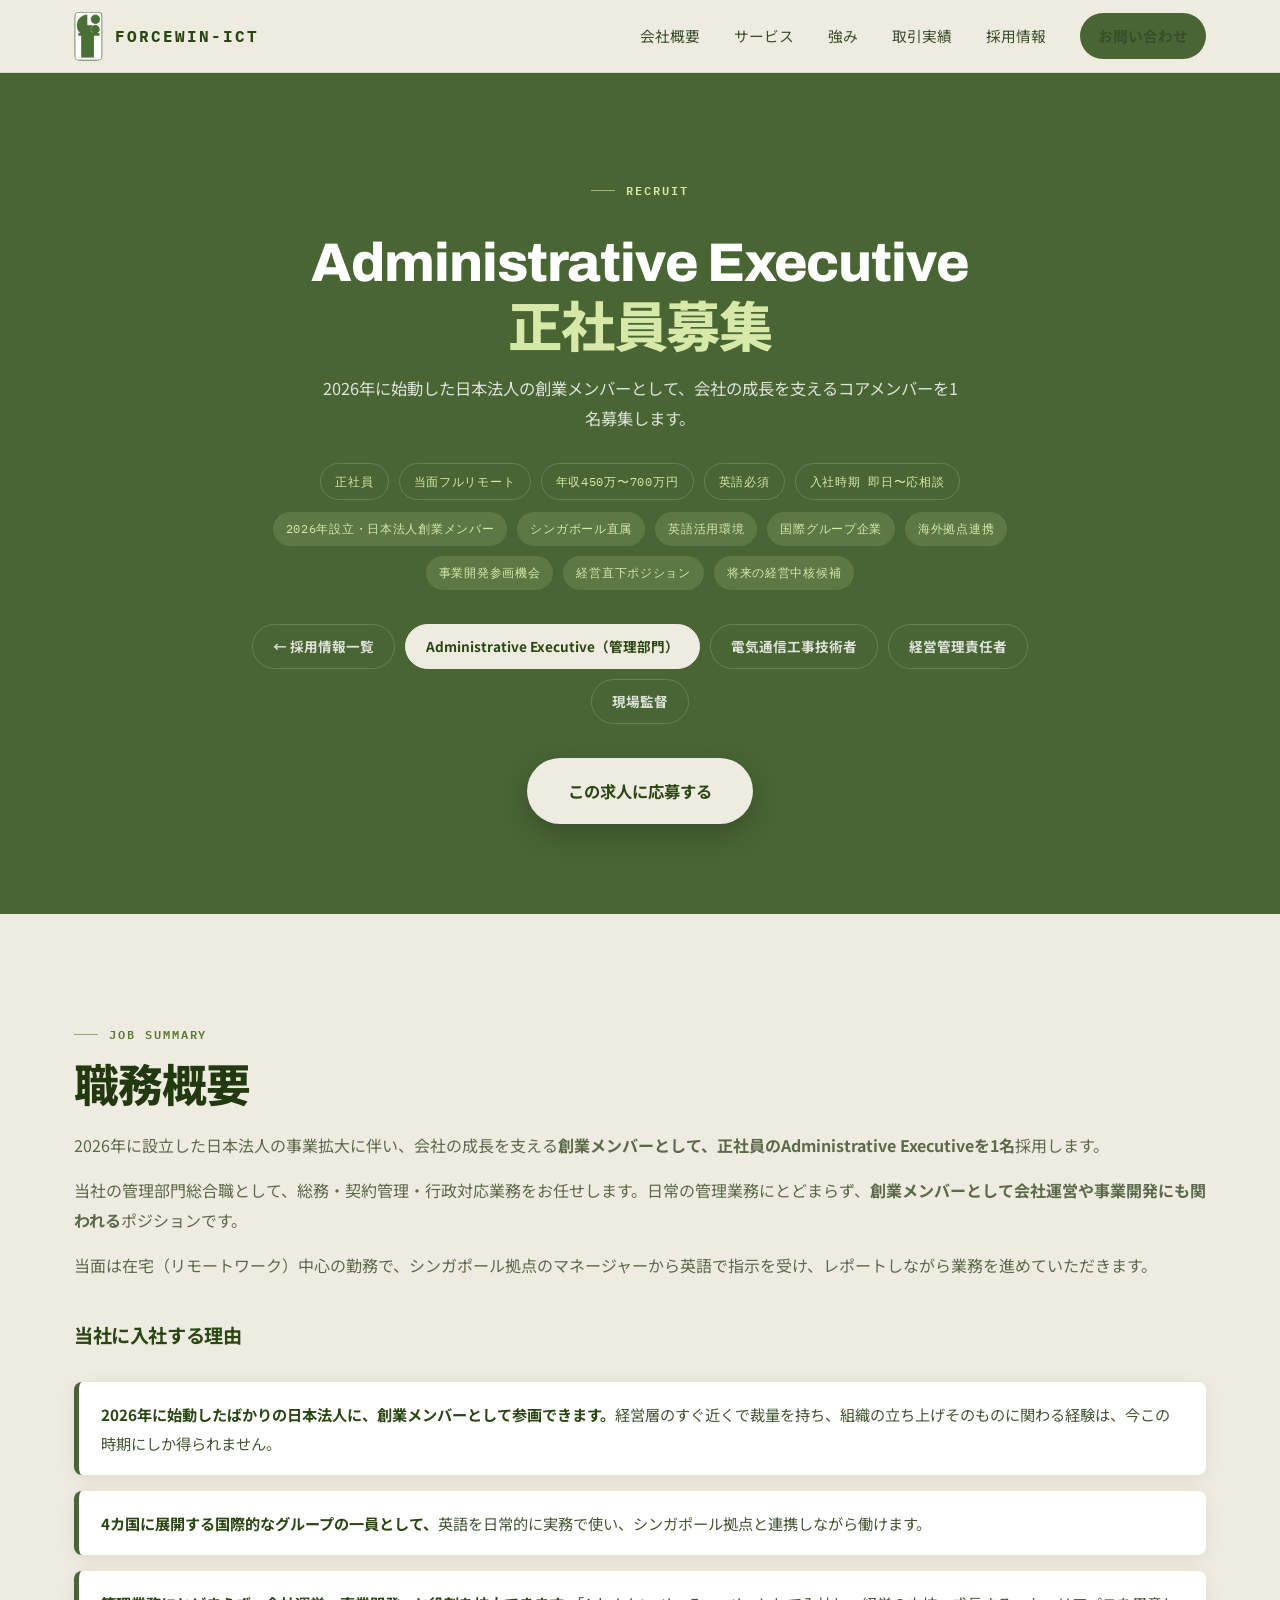
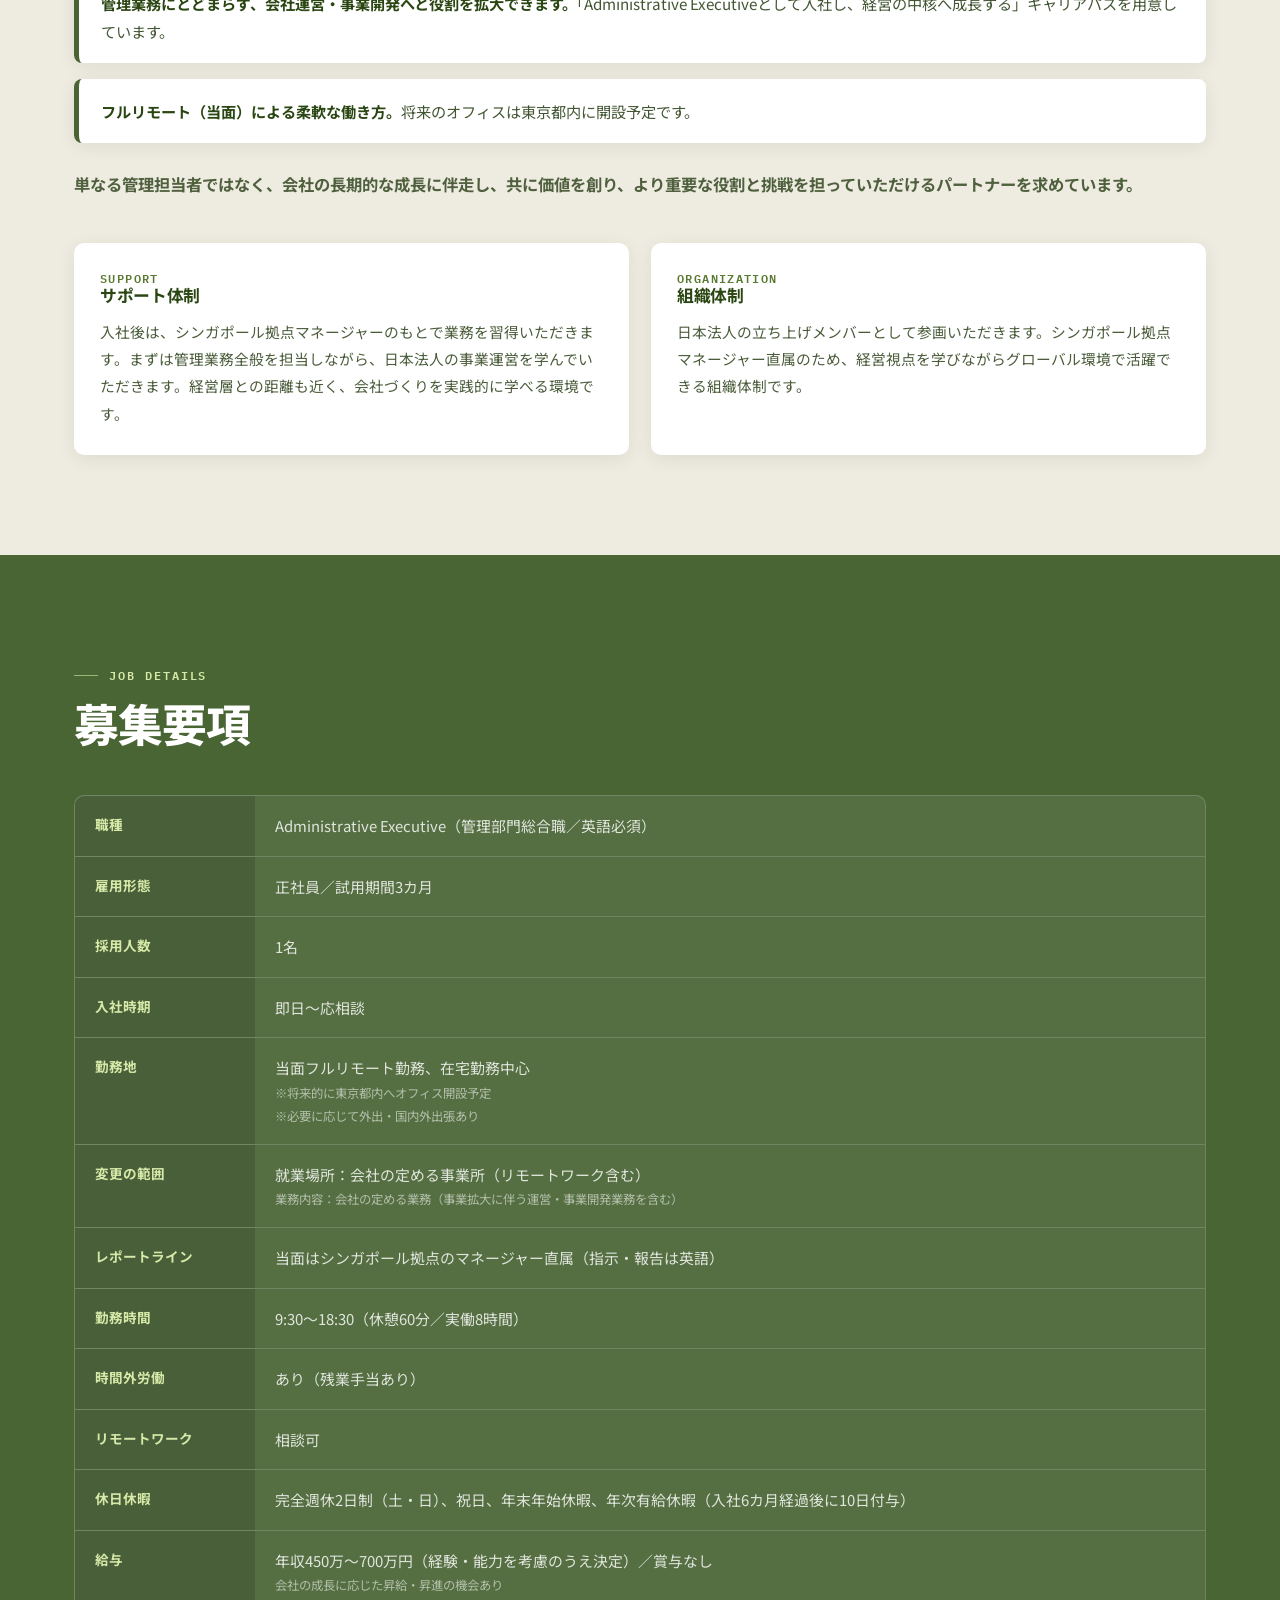
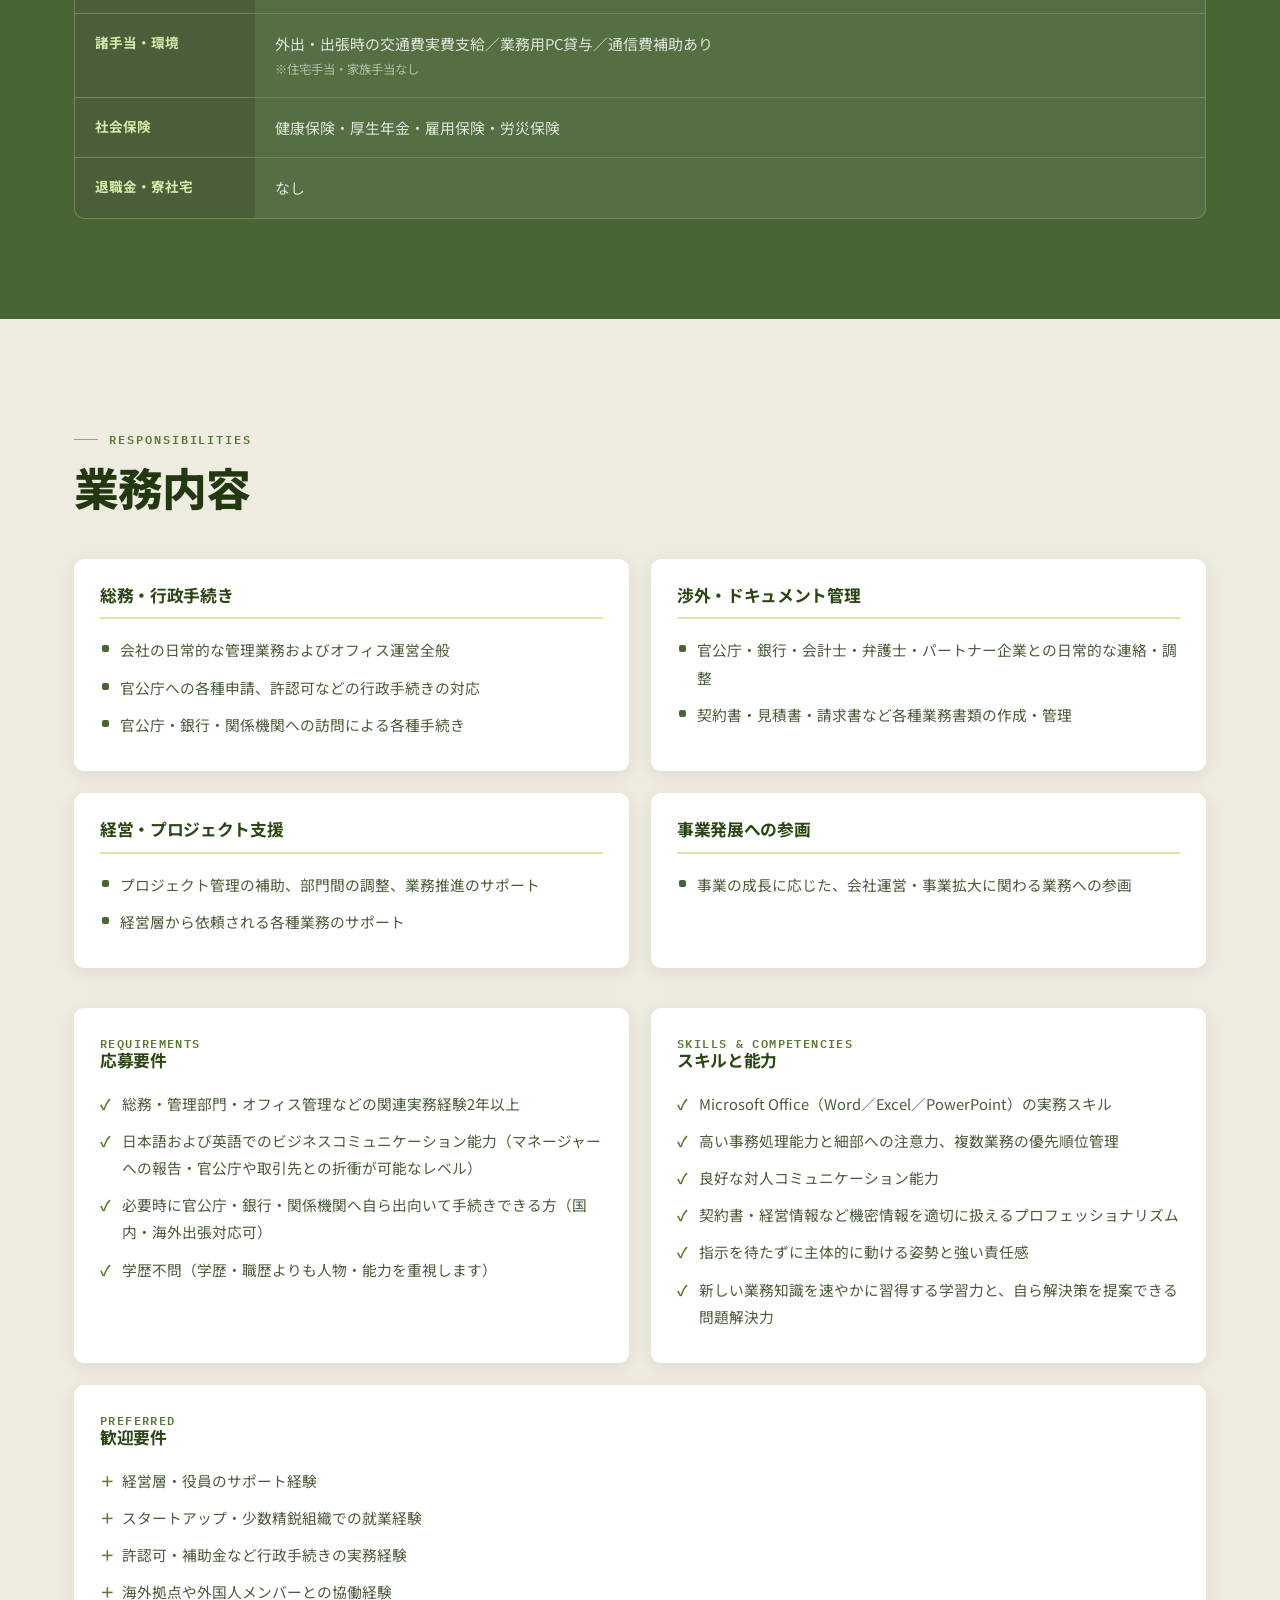
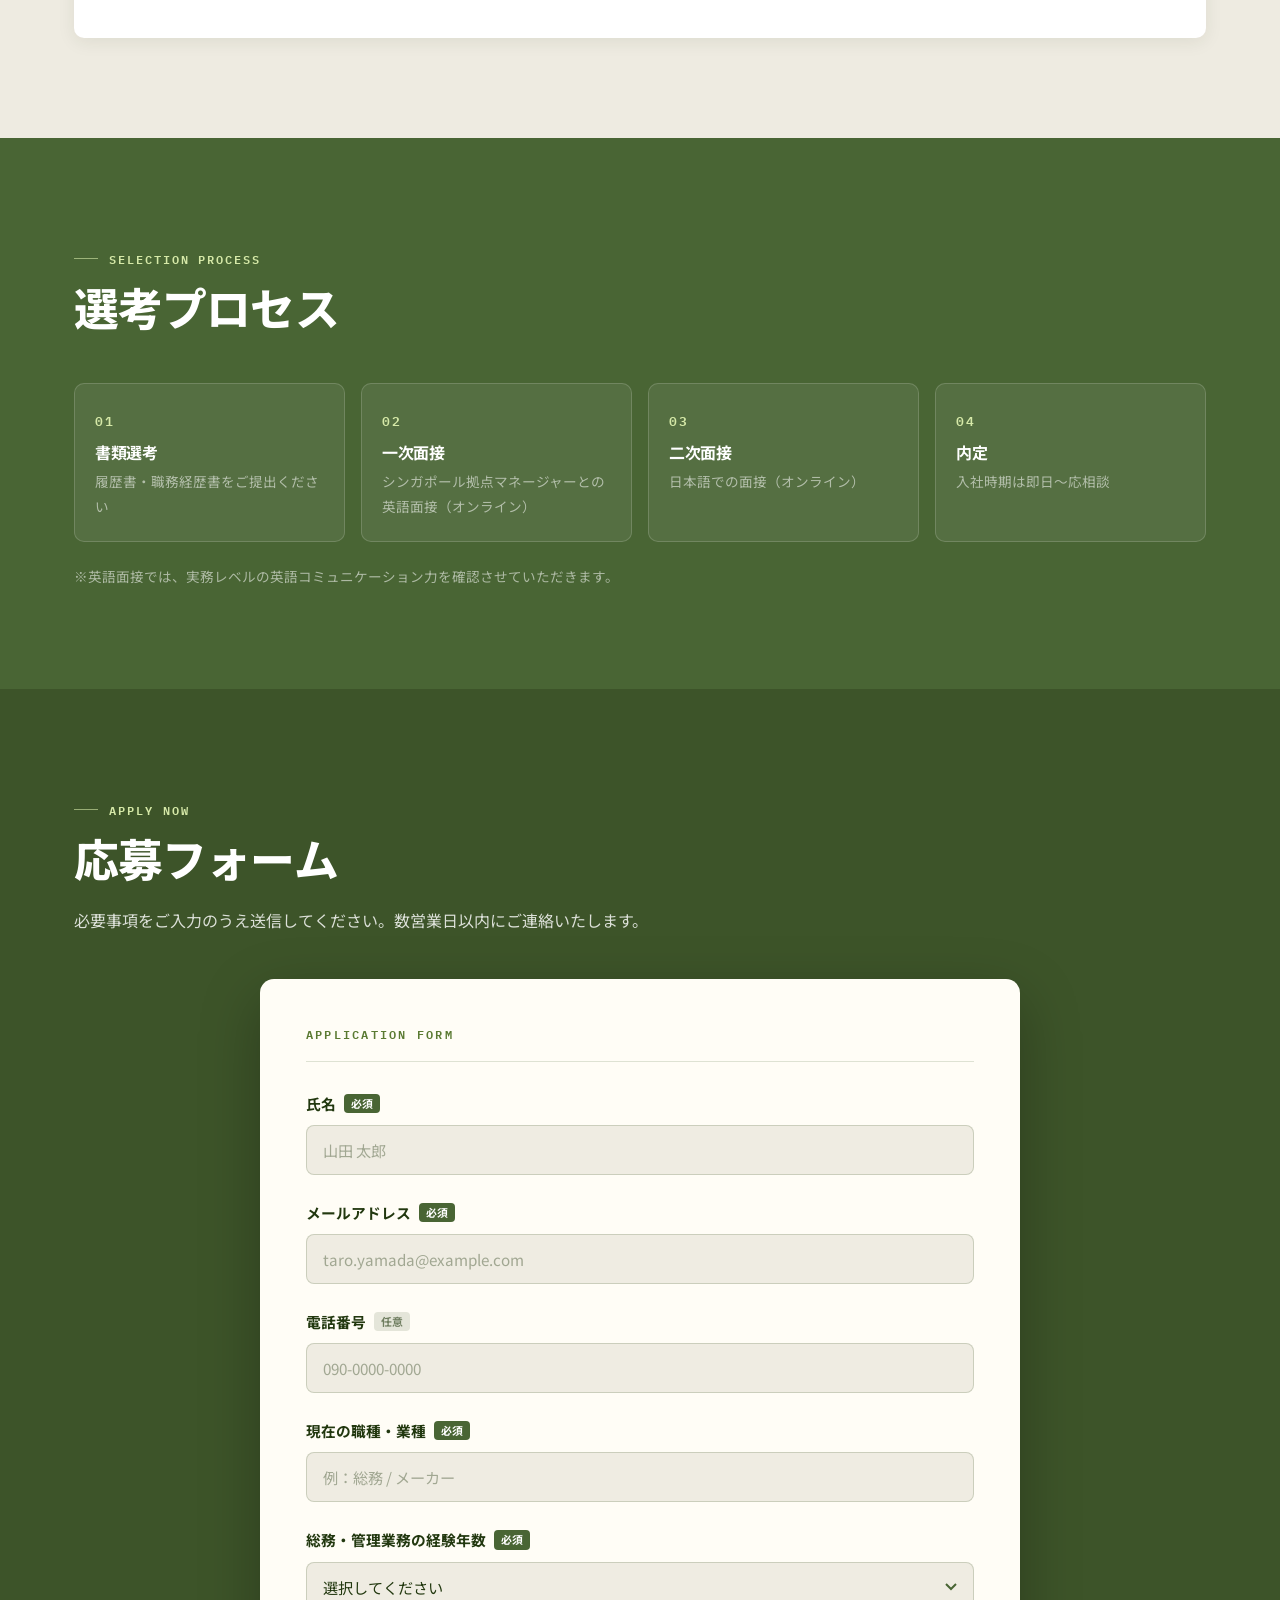
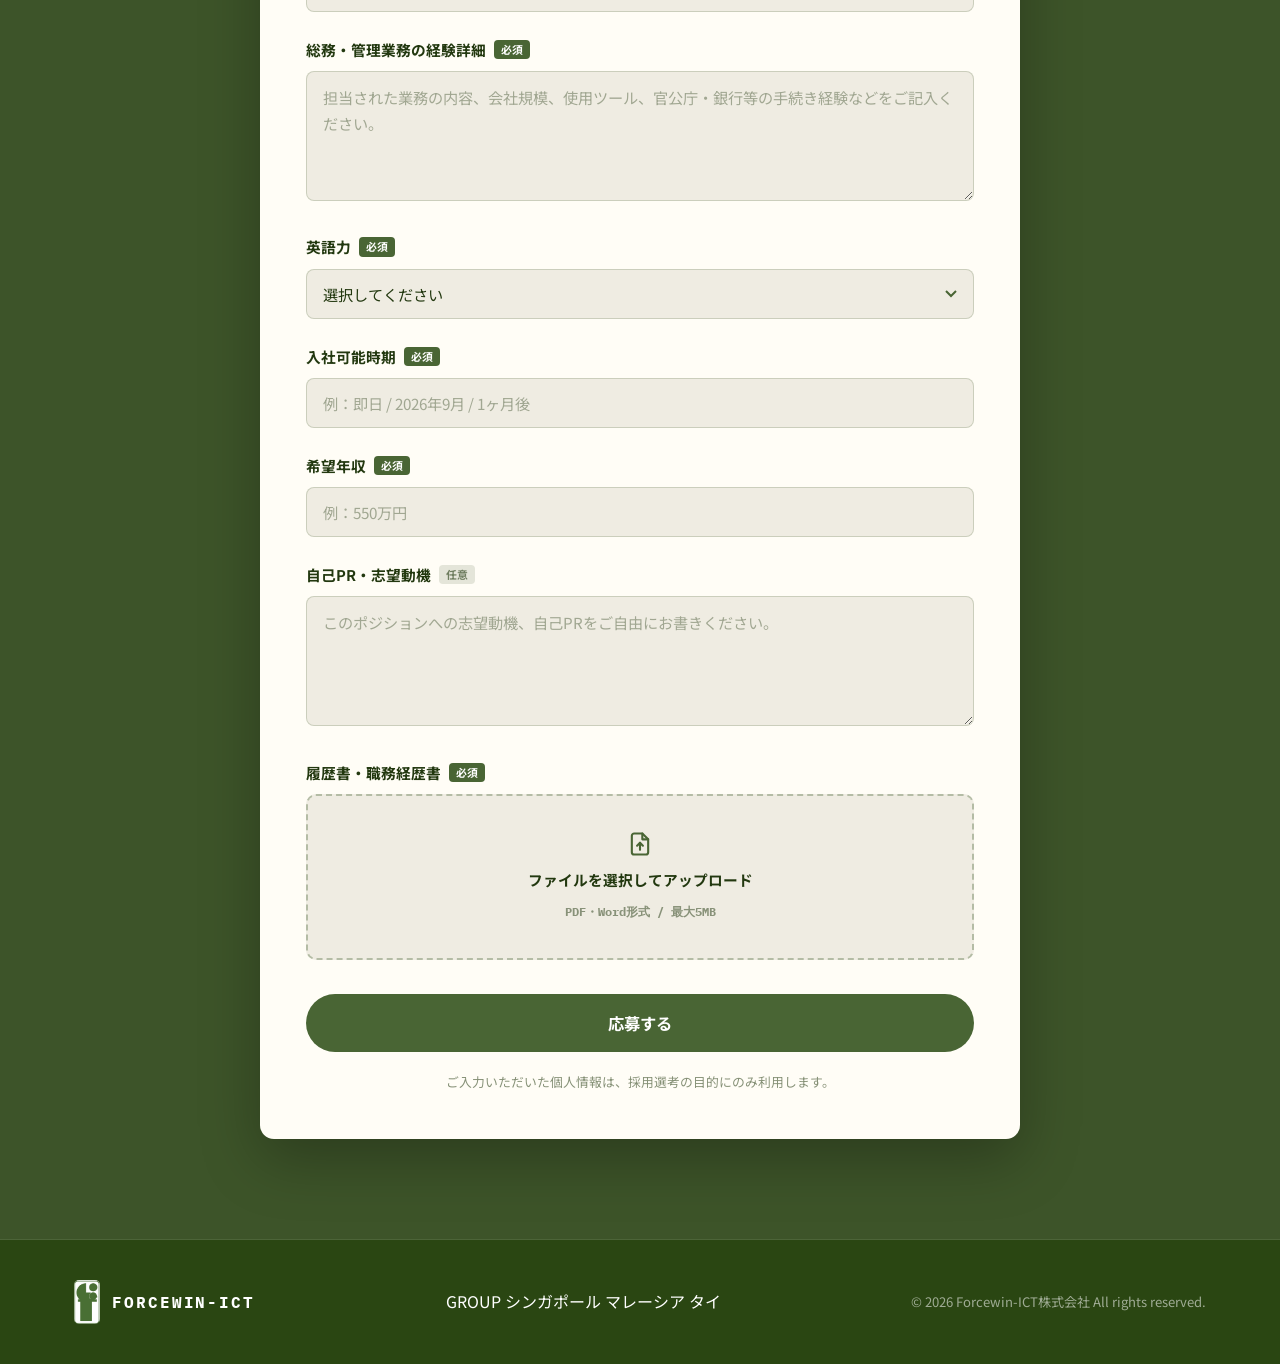
<file: docs/recruit/admin/index.html>
<!DOCTYPE html>
<html lang="ja">
<head>
<meta charset="UTF-8" />
<meta name="viewport" content="width=device-width, initial-scale=1.0" />
<title>採用情報｜Administrative Executive（正社員）募集 - Forcewin-ICT株式会社</title>
<meta name="description" content="Forcewin-ICT株式会社の採用情報。2026年に始動した日本法人の創業メンバーとして、Administrative Executive（管理部門総合職）を1名募集します。当面はフルリモート、年収450万〜700万円。" />
<meta name="theme-color" content="#eeebe1" />
<link rel="icon" type="image/png" href="/assets/img/favicon.png" />

<!-- Open Graph -->
<meta property="og:type" content="website" />
<meta property="og:title" content="採用情報｜Administrative Executive（正社員）募集 - Forcewin-ICT株式会社" />
<meta property="og:description" content="2026年に始動した日本法人の創業メンバー募集。当面はフルリモート、年収450万〜700万円。" />
<meta property="og:url" content="https://forcewin-ict.jp/recruit/admin/" />

<link rel="preconnect" href="https://fonts.googleapis.com" />
<link rel="preconnect" href="https://fonts.gstatic.com" crossorigin />
<link href="https://fonts.googleapis.com/css2?family=Archivo:wght@600;700;800;900&family=IBM+Plex+Mono:wght@400;500;600&family=Noto+Sans+JP:wght@400;500;700;900&display=swap" rel="stylesheet" />
<link rel="stylesheet" href="/assets/css/styles.css" />
<style>
/* ===== recruit page local styles ===== */
.recruit-hero{position:relative;padding:170px 0 90px;overflow:hidden}
.recruit-hero .container{position:relative;max-width:880px;text-align:center}
.recruit-hero h1{font-size:clamp(2rem,4.6vw,3.4rem);margin:14px 0 10px}
.recruit-hero .lead{color:var(--ink-soft);max-width:640px;margin:0 auto 30px;font-size:1.02rem}
.hero-tags{display:flex;gap:10px;justify-content:center;flex-wrap:wrap;margin-bottom:34px}
.hero-tags span{
  font-family:var(--font-mono);font-size:.78rem;letter-spacing:.06em;
  border:1px solid var(--line);border-radius:999px;padding:6px 14px;color:var(--accent);
}

.hero-tags.appeal{margin-top:-22px;margin-bottom:34px}
.hero-tags.appeal span{
  background:rgba(214,233,168,.14);border-color:transparent;color:var(--accent);
  font-size:.74rem;padding:5px 12px;
}

/* support / organization cards */
.support-grid{display:grid;grid-template-columns:1fr 1fr;gap:22px;margin-top:44px}
.support-card{background:#fff;border-radius:var(--radius);padding:28px 26px;box-shadow:0 4px 18px rgba(34,56,15,.08)}
.support-card h3{color:#2a4612;margin-bottom:10px;font-size:1.05rem}
.support-card h3 small{font-family:var(--font-mono);font-weight:600;font-size:.72rem;letter-spacing:.12em;color:#5a7a32;display:block;margin-bottom:2px}
.support-card p{font-size:.92rem;color:rgba(34,56,15,.82)}

/* position switcher */
.pos-switch{display:flex;gap:10px;justify-content:center;flex-wrap:wrap;margin-bottom:34px}
.pos-switch a{
  font-size:.85rem;font-weight:700;border-radius:999px;padding:9px 20px;
  border:1px solid var(--line);color:var(--ink-soft);transition:border-color .2s,color .2s;
}
.pos-switch a:hover{border-color:var(--accent);color:var(--accent)}
.pos-switch a.current{background:var(--cream);color:var(--accent-ink);border-color:var(--cream)}

/* job table */
.job-table{display:grid;gap:0;border:1px solid var(--line);border-radius:var(--radius);overflow:hidden;background:var(--surface)}
.job-table>div{display:grid;grid-template-columns:180px 1fr;border-top:1px solid var(--line)}
.job-table>div:first-child{border-top:0}
.job-table dt{
  padding:16px 20px;font-size:.85rem;font-weight:700;color:var(--accent);
  background:rgba(0,0,0,.14);
}
.job-table dd{padding:16px 20px;font-size:.93rem;color:var(--ink-soft)}
.job-table dd small{display:block;color:var(--ink-dim)}

/* duties */
.duty-grid{display:grid;grid-template-columns:repeat(2,1fr);gap:22px;margin-top:40px}
.duty-card{background:#fff;border-radius:var(--radius);padding:28px 26px;box-shadow:0 4px 18px rgba(34,56,15,.08)}
.duty-card h3{color:#2a4612;margin-bottom:12px;padding-bottom:10px;border-bottom:2px solid #d6e9a8;font-size:1.05rem}
.duty-card ul{list-style:none}
.duty-card li{position:relative;padding:5px 0 5px 20px;font-size:.92rem;color:rgba(34,56,15,.82)}
.duty-card li::before{content:"";position:absolute;left:2px;top:14px;width:7px;height:7px;background:#496534;border-radius:2px}

/* requirement lists on cream */
.req-cols{display:grid;grid-template-columns:1fr 1fr;gap:22px;margin-top:40px}
.req-block{background:#fff;border-radius:var(--radius);padding:28px 26px;box-shadow:0 4px 18px rgba(34,56,15,.08)}
.req-block h3{color:#2a4612;margin-bottom:12px;font-size:1.05rem}
.req-block h3 small{font-family:var(--font-mono);font-weight:600;font-size:.72rem;letter-spacing:.12em;color:#5a7a32;display:block;margin-bottom:2px}
.req-block ul{list-style:none}
.req-block li{position:relative;padding:5px 0 5px 22px;font-size:.92rem;color:rgba(34,56,15,.82)}
.req-block li::before{content:"✓";position:absolute;left:0;top:5px;color:#5a7a32;font-weight:700}
.req-block.welcome li::before{content:"＋"}

/* why join */
.why-list{list-style:none;margin-top:34px;display:grid;gap:16px}
.why-list li{
  background:#fff;border-left:5px solid #496534;border-radius:8px;
  padding:18px 22px;font-size:.95rem;color:rgba(34,56,15,.85);
  box-shadow:0 4px 18px rgba(34,56,15,.07);
}
.why-list li strong{color:#2a4612}
.partner-note{margin-top:26px;font-weight:700;color:#2a4612;font-size:1.02rem}

/* process */
.process-steps{display:grid;grid-template-columns:repeat(4,1fr);gap:16px;margin-top:44px;counter-reset:step}
.process-step{
  position:relative;background:var(--surface);border:1px solid var(--line);
  border-radius:var(--radius);padding:26px 20px 22px;counter-increment:step;
}
.process-step::before{
  content:"0" counter(step);font-family:var(--font-mono);font-weight:600;
  font-size:.8rem;letter-spacing:.14em;color:var(--accent);display:block;margin-bottom:10px;
}
.process-step h3{font-size:1rem;margin-bottom:6px}
.process-step p{font-size:.85rem;color:var(--ink-dim)}
.process-note{margin-top:22px;font-size:.85rem;color:var(--ink-dim)}

/* ===== application form ===== */
.apply-card{
  background:#fffdf6;border-radius:14px;max-width:760px;margin:44px auto 0;
  padding:44px 46px 46px;box-shadow:0 20px 60px rgba(0,0,0,.28);
}
.apply-card .form-label{
  font-family:var(--font-mono);font-size:.78rem;font-weight:600;letter-spacing:.18em;
  color:#5a7a32;text-transform:uppercase;display:block;padding-bottom:14px;
  border-bottom:1px solid rgba(73,101,52,.18);margin-bottom:28px;
}
.field{margin-bottom:24px}
.field>label{
  display:flex;align-items:center;gap:8px;font-size:.92rem;font-weight:700;
  color:#22380f;margin-bottom:8px;
}
.badge{
  font-size:.68rem;font-weight:700;border-radius:4px;padding:2px 7px;line-height:1.4;
}
.badge.req{background:#496534;color:#fff}
.badge.opt{background:rgba(34,56,15,.12);color:rgba(34,56,15,.6)}
.field input[type="text"],.field input[type="email"],.field input[type="tel"],
.field select,.field textarea{
  width:100%;font-family:var(--font-body);font-size:.95rem;color:#22380f;
  background:#efece2;border:1px solid rgba(73,101,52,.22);border-radius:8px;
  padding:13px 16px;transition:border-color .2s,box-shadow .2s;appearance:none;
}
.field select{
  background-image:url("data:image/svg+xml;utf8,<svg xmlns='http://www.w3.org/2000/svg' width='12' height='8'><path d='M1 1l5 5 5-5' fill='none' stroke='%23496534' stroke-width='2'/></svg>");
  background-repeat:no-repeat;background-position:right 16px center;
}
.field textarea{min-height:130px;resize:vertical;line-height:1.7}
.field input:focus,.field select:focus,.field textarea:focus{
  outline:none;border-color:#496534;box-shadow:0 0 0 3px rgba(214,233,168,.5);background:#fff;
}
.field input::placeholder,.field textarea::placeholder{color:rgba(34,56,15,.38)}

.file-drop{
  display:flex;flex-direction:column;align-items:center;justify-content:center;gap:6px;
  border:2px dashed rgba(73,101,52,.35);border-radius:10px;background:#efece2;
  padding:34px 20px;cursor:pointer;text-align:center;transition:border-color .2s,background .2s;
}
.file-drop:hover{border-color:#496534;background:#f5f2e8}
.file-drop svg{color:#496534}
.file-drop .fd-main{font-size:.92rem;font-weight:700;color:#22380f}
.file-drop .fd-sub{font-family:var(--font-mono);font-size:.75rem;color:rgba(34,56,15,.5)}
.file-drop input{display:none}
.file-drop.has-file{border-style:solid;border-color:#496534;background:#f2f6e6}

.submit-btn{
  display:block;width:100%;margin-top:34px;border:0;cursor:pointer;
  background:#496534;color:#fff;font-family:var(--font-body);font-weight:700;font-size:1.02rem;
  padding:17px;border-radius:999px;transition:transform .2s,background .2s,box-shadow .2s;
}
.submit-btn:hover{background:#3a5320;transform:translateY(-2px);box-shadow:0 12px 30px rgba(0,0,0,.25)}
.privacy-note{margin-top:18px;font-size:.8rem;color:rgba(34,56,15,.55);text-align:center}

@media (max-width:860px){
  .duty-grid,.req-cols,.support-grid{grid-template-columns:1fr}
  .process-steps{grid-template-columns:1fr 1fr}
  .job-table>div{grid-template-columns:1fr}
  .job-table dt{padding:12px 20px 4px;background:rgba(0,0,0,.14)}
  .job-table dd{padding:10px 20px 14px}
  .apply-card{padding:34px 24px 38px}
}
</style>
</head>
<body>

<!-- Header -->
<header class="site-header" id="siteHeader">
  <div class="container header-inner">
    <a href="/" class="brand" aria-label="Forcewin-ICT株式会社 ホーム">
      <img class="brand-logo" src="/assets/img/logo.png" alt="" aria-hidden="true" />
      <span class="brand-text">FORCEWIN-ICT</span>
    </a>
    <nav class="nav" aria-label="メインナビゲーション">
      <a href="/#about">会社概要</a>
      <a href="/#services">サービス</a>
      <a href="/#strengths">強み</a>
      <a href="/#clients">取引実績</a>
      <a href="/recruit/">採用情報</a>
      <a href="/#contact" class="nav-cta">お問い合わせ</a>
    </nav>
    <button class="menu-toggle" id="menuToggle" aria-label="メニューを開く" aria-expanded="false">
      <span></span><span></span><span></span>
    </button>
  </div>
  <nav class="mobile-nav" id="mobileNav" aria-label="モバイルナビゲーション">
    <a href="/#about">会社概要</a>
    <a href="/#services">サービス</a>
    <a href="/#strengths">強み</a>
    <a href="/#clients">取引実績</a>
    <a href="/recruit/">採用情報</a>
    <a href="/#contact">お問い合わせ</a>
  </nav>
</header>

<main id="top">

  <!-- Hero -->
  <section class="recruit-hero">
    <div class="container">
      <p class="section-label">Recruit</p>
      <h1>Administrative Executive<br><span class="accent">正社員募集</span></h1>
      <p class="lead">2026年に始動した日本法人の創業メンバーとして、会社の成長を支えるコアメンバーを1名募集します。</p>
      <div class="hero-tags">
        <span>正社員</span><span>当面フルリモート</span><span>年収450万〜700万円</span><span>英語必須</span><span>入社時期 即日〜応相談</span>
      </div>
      <div class="hero-tags appeal">
        <span>2026年設立・日本法人創業メンバー</span><span>シンガポール直属</span><span>英語活用環境</span><span>国際グループ企業</span><span>海外拠点連携</span><span>事業開発参画機会</span><span>経営直下ポジション</span><span>将来の経営中核候補</span>
      </div>
      <div class="pos-switch">
        <a href="/recruit/">← 採用情報一覧</a>
        <a href="/recruit/admin/" class="current">Administrative Executive（管理部門）</a>
        <a href="/recruit/engineer/">電気通信工事技術者</a>
        <a href="/recruit/manager/">経営管理責任者</a>
        <a href="/recruit/site-manager/">現場監督</a>
      </div>
      <a href="#apply" class="btn btn-primary btn-lg">この求人に応募する</a>
    </div>
  </section>

  <!-- Position -->
  <section class="section section-cream" id="position">
    <div class="container">
      <div class="reveal">
        <p class="section-label">Job Summary</p>
        <h2>職務概要</h2>
        <p class="section-sub">2026年に設立した日本法人の事業拡大に伴い、会社の成長を支える<strong>創業メンバーとして、正社員のAdministrative Executiveを1名</strong>採用します。</p>
        <p class="section-sub">当社の管理部門総合職として、総務・契約管理・行政対応業務をお任せします。日常の管理業務にとどまらず、<strong>創業メンバーとして会社運営や事業開発にも関われる</strong>ポジションです。</p>
        <p class="section-sub">当面は在宅（リモートワーク）中心の勤務で、シンガポール拠点のマネージャーから英語で指示を受け、レポートしながら業務を進めていただきます。</p>
      </div>
      <div class="reveal">
        <h3 style="margin-top:44px;color:#2a4612;font-size:1.2rem">当社に入社する理由</h3>
        <ul class="why-list">
          <li><strong>2026年に始動したばかりの日本法人に、創業メンバーとして参画できます。</strong>経営層のすぐ近くで裁量を持ち、組織の立ち上げそのものに関わる経験は、今この時期にしか得られません。</li>
          <li><strong>4カ国に展開する国際的なグループの一員として、</strong>英語を日常的に実務で使い、シンガポール拠点と連携しながら働けます。</li>
          <li><strong>管理業務にとどまらず、会社運営・事業開発へと役割を拡大できます。</strong>「Administrative Executiveとして入社し、経営の中核へ成長する」キャリアパスを用意しています。</li>
          <li><strong>フルリモート（当面）による柔軟な働き方。</strong>将来のオフィスは東京都内に開設予定です。</li>
        </ul>
        <p class="partner-note">単なる管理担当者ではなく、会社の長期的な成長に伴走し、共に価値を創り、より重要な役割と挑戦を担っていただけるパートナーを求めています。</p>
        <div class="support-grid">
          <div class="support-card">
            <h3><small>SUPPORT</small>サポート体制</h3>
            <p>入社後は、シンガポール拠点マネージャーのもとで業務を習得いただきます。まずは管理業務全般を担当しながら、日本法人の事業運営を学んでいただきます。経営層との距離も近く、会社づくりを実践的に学べる環境です。</p>
          </div>
          <div class="support-card">
            <h3><small>ORGANIZATION</small>組織体制</h3>
            <p>日本法人の立ち上げメンバーとして参画いただきます。シンガポール拠点マネージャー直属のため、経営視点を学びながらグローバル環境で活躍できる組織体制です。</p>
          </div>
        </div>
      </div>
    </div>
  </section>

  <!-- Outline -->
  <section class="section" id="outline">
    <div class="container">
      <div class="reveal">
        <p class="section-label">Job Details</p>
        <h2>募集要項</h2>
      </div>
      <dl class="job-table reveal" style="margin-top:40px">
        <div><dt>職種</dt><dd>Administrative Executive（管理部門総合職／英語必須）</dd></div>
        <div><dt>雇用形態</dt><dd>正社員／試用期間3カ月</dd></div>
        <div><dt>採用人数</dt><dd>1名</dd></div>
        <div><dt>入社時期</dt><dd>即日〜応相談</dd></div>
        <div><dt>勤務地</dt><dd>当面フルリモート勤務、在宅勤務中心<small>※将来的に東京都内へオフィス開設予定</small><small>※必要に応じて外出・国内外出張あり</small></dd></div>
        <div><dt>変更の範囲</dt><dd>就業場所：会社の定める事業所（リモートワーク含む）<small>業務内容：会社の定める業務（事業拡大に伴う運営・事業開発業務を含む）</small></dd></div>
        <div><dt>レポートライン</dt><dd>当面はシンガポール拠点のマネージャー直属（指示・報告は英語）</dd></div>
        <div><dt>勤務時間</dt><dd>9:30〜18:30（休憩60分／実働8時間）</dd></div>
        <div><dt>時間外労働</dt><dd>あり（残業手当あり）</dd></div>
        <div><dt>リモートワーク</dt><dd>相談可</dd></div>
        <div><dt>休日休暇</dt><dd>完全週休2日制（土・日）、祝日、年末年始休暇、年次有給休暇（入社6カ月経過後に10日付与）</dd></div>
        <div><dt>給与</dt><dd>年収450万〜700万円（経験・能力を考慮のうえ決定）／賞与なし<small>会社の成長に応じた昇給・昇進の機会あり</small></dd></div>
        <div><dt>諸手当・環境</dt><dd>外出・出張時の交通費実費支給／業務用PC貸与／通信費補助あり<small>※住宅手当・家族手当なし</small></dd></div>
        <div><dt>社会保険</dt><dd>健康保険・厚生年金・雇用保険・労災保険</dd></div>
        <div><dt>退職金・寮社宅</dt><dd>なし</dd></div>
      </dl>
    </div>
  </section>

  <!-- Work & Requirements -->
  <section class="section section-cream" id="work">
    <div class="container">
      <div class="reveal">
        <p class="section-label">Responsibilities</p>
        <h2>業務内容</h2>
      </div>
      <div class="duty-grid">
        <div class="duty-card reveal">
          <h3>総務・行政手続き</h3>
          <ul>
            <li>会社の日常的な管理業務およびオフィス運営全般</li>
            <li>官公庁への各種申請、許認可などの行政手続きの対応</li>
            <li>官公庁・銀行・関係機関への訪問による各種手続き</li>
          </ul>
        </div>
        <div class="duty-card reveal">
          <h3>渉外・ドキュメント管理</h3>
          <ul>
            <li>官公庁・銀行・会計士・弁護士・パートナー企業との日常的な連絡・調整</li>
            <li>契約書・見積書・請求書など各種業務書類の作成・管理</li>
          </ul>
        </div>
        <div class="duty-card reveal">
          <h3>経営・プロジェクト支援</h3>
          <ul>
            <li>プロジェクト管理の補助、部門間の調整、業務推進のサポート</li>
            <li>経営層から依頼される各種業務のサポート</li>
          </ul>
        </div>
        <div class="duty-card reveal">
          <h3>事業発展への参画</h3>
          <ul>
            <li>事業の成長に応じた、会社運営・事業拡大に関わる業務への参画</li>
          </ul>
        </div>
      </div>

      <div class="req-cols">
        <div class="req-block reveal">
          <h3><small>REQUIREMENTS</small>応募要件</h3>
          <ul>
            <li>総務・管理部門・オフィス管理などの関連実務経験2年以上</li>
            <li>日本語および英語でのビジネスコミュニケーション能力（マネージャーへの報告・官公庁や取引先との折衝が可能なレベル）</li>
            <li>必要時に官公庁・銀行・関係機関へ自ら出向いて手続きできる方（国内・海外出張対応可）</li>
            <li>学歴不問（学歴・職歴よりも人物・能力を重視します）</li>
          </ul>
        </div>
        <div class="req-block reveal">
          <h3><small>SKILLS &amp; COMPETENCIES</small>スキルと能力</h3>
          <ul>
            <li>Microsoft Office（Word／Excel／PowerPoint）の実務スキル</li>
            <li>高い事務処理能力と細部への注意力、複数業務の優先順位管理</li>
            <li>良好な対人コミュニケーション能力</li>
            <li>契約書・経営情報など機密情報を適切に扱えるプロフェッショナリズム</li>
            <li>指示を待たずに主体的に動ける姿勢と強い責任感</li>
            <li>新しい業務知識を速やかに習得する学習力と、自ら解決策を提案できる問題解決力</li>
          </ul>
        </div>
      </div>
      <div class="req-block welcome reveal" style="margin-top:22px">
        <h3><small>PREFERRED</small>歓迎要件</h3>
        <ul>
          <li>経営層・役員のサポート経験</li>
          <li>スタートアップ・少数精鋭組織での就業経験</li>
          <li>許認可・補助金など行政手続きの実務経験</li>
          <li>海外拠点や外国人メンバーとの協働経験</li>
        </ul>
      </div>
    </div>
  </section>

  <!-- Process -->
  <section class="section" id="process">
    <div class="container">
      <div class="reveal">
        <p class="section-label">Selection Process</p>
        <h2>選考プロセス</h2>
      </div>
      <div class="process-steps">
        <div class="process-step reveal"><h3>書類選考</h3><p>履歴書・職務経歴書をご提出ください</p></div>
        <div class="process-step reveal"><h3>一次面接</h3><p>シンガポール拠点マネージャーとの英語面接（オンライン）</p></div>
        <div class="process-step reveal"><h3>二次面接</h3><p>日本語での面接（オンライン）</p></div>
        <div class="process-step reveal"><h3>内定</h3><p>入社時期は即日〜応相談</p></div>
      </div>
      <p class="process-note">※英語面接では、実務レベルの英語コミュニケーション力を確認させていただきます。</p>
    </div>
  </section>

  <!-- Apply -->
  <section class="section section-dark" id="apply">
    <div class="container">
      <div class="reveal">
        <p class="section-label">Apply Now</p>
        <h2>応募フォーム</h2>
        <p class="section-sub">必要事項をご入力のうえ送信してください。数営業日以内にご連絡いたします。</p>
      </div>

      <form class="apply-card reveal" id="applyForm">
        <span class="form-label">Application Form</span>

        <!-- 応募データは自社(Google Workspace)環境で直接処理されます（外部フォームサービス不使用） -->
        <input type="text" name="_honey" id="honeyField" style="display:none" tabindex="-1" autocomplete="off" />

        <div class="field">
          <label for="f-name">氏名 <span class="badge req">必須</span></label>
          <input type="text" id="f-name" name="氏名" placeholder="山田 太郎" required />
        </div>

        <div class="field">
          <label for="f-email">メールアドレス <span class="badge req">必須</span></label>
          <input type="email" id="f-email" name="メールアドレス" placeholder="taro.yamada@example.com" required />
        </div>

        <div class="field">
          <label for="f-tel">電話番号 <span class="badge opt">任意</span></label>
          <input type="tel" id="f-tel" name="電話番号" placeholder="090-0000-0000" />
        </div>

        <div class="field">
          <label for="f-job">現在の職種・業種 <span class="badge req">必須</span></label>
          <input type="text" id="f-job" name="現在の職種・業種" placeholder="例：総務 / メーカー" required />
        </div>

        <div class="field">
          <label for="f-years">総務・管理業務の経験年数 <span class="badge req">必須</span></label>
          <select id="f-years" name="総務・管理業務の経験年数" required>
            <option value="" selected disabled>選択してください</option>
            <option>2年未満</option>
            <option>2〜3年</option>
            <option>3〜5年</option>
            <option>5〜10年</option>
            <option>10年以上</option>
          </select>
        </div>

        <div class="field">
          <label for="f-detail">総務・管理業務の経験詳細 <span class="badge req">必須</span></label>
          <textarea id="f-detail" name="経験詳細" placeholder="担当された業務の内容、会社規模、使用ツール、官公庁・銀行等の手続き経験などをご記入ください。" required></textarea>
        </div>

        <div class="field">
          <label for="f-english">英語力 <span class="badge req">必須</span></label>
          <select id="f-english" name="英語力" required>
            <option value="" selected disabled>選択してください</option>
            <option>日常会話レベル</option>
            <option>ビジネスレベル（読み書き中心）</option>
            <option>ビジネスレベル（会話含む）</option>
            <option>ネイティブレベル</option>
          </select>
        </div>

        <div class="field">
          <label for="f-start">入社可能時期 <span class="badge req">必須</span></label>
          <input type="text" id="f-start" name="入社可能時期" placeholder="例：即日 / 2026年9月 / 1ヶ月後" required />
        </div>

        <div class="field">
          <label for="f-salary">希望年収 <span class="badge req">必須</span></label>
          <input type="text" id="f-salary" name="希望年収" placeholder="例：550万円" required />
        </div>

        <div class="field">
          <label for="f-pr">自己PR・志望動機 <span class="badge opt">任意</span></label>
          <textarea id="f-pr" name="自己PR・志望動機" placeholder="このポジションへの志望動機、自己PRをご自由にお書きください。"></textarea>
        </div>

        <div class="field">
          <label for="f-file">履歴書・職務経歴書 <span class="badge req">必須</span></label>
          <label class="file-drop" id="fileDrop">
            <svg width="28" height="28" viewBox="0 0 24 24" fill="none" stroke="currentColor" stroke-width="1.8" stroke-linecap="round" stroke-linejoin="round" aria-hidden="true">
              <path d="M14 3v5h5" /><path d="M14 3H7a2 2 0 0 0-2 2v14a2 2 0 0 0 2 2h10a2 2 0 0 0 2-2V8z" /><path d="M12 11v6" /><path d="M9.5 13.5 12 11l2.5 2.5" />
            </svg>
            <span class="fd-main" id="fdMain">ファイルを選択してアップロード</span>
            <span class="fd-sub">PDF・Word形式 / 最大5MB</span>
            <input type="file" id="f-file" name="attachment" accept=".pdf,.doc,.docx" required />
          </label>
        </div>

        <button type="submit" class="submit-btn" id="submitBtn">応募する</button>
        <p class="privacy-note">ご入力いただいた個人情報は、採用選考の目的にのみ利用します。</p>
      </form>
    </div>
  </section>

</main>

<!-- Footer -->
<footer class="site-footer">
  <div class="container footer-inner">
    <div class="brand brand-footer">
      <img class="brand-logo brand-logo-sm" src="/assets/img/logo.png" alt="" aria-hidden="true" />
      <span class="brand-text">FORCEWIN-ICT</span>
    </div>
    <nav class="footer-sites" aria-label="海外グループサイト">
      <span class="footer-sites-label">GROUP</span>
      <a href="https://forcewin.com.sg/" target="_blank" rel="noopener">シンガポール</a>
      <a href="https://forcewin.com.my/" target="_blank" rel="noopener">マレーシア</a>
      <a href="https://forcewin-network.co.th/" target="_blank" rel="noopener">タイ</a>
    </nav>
    <p class="copyright">© <span id="year"></span> Forcewin-ICT株式会社 All rights reserved.</p>
  </div>
</footer>

<script src="/assets/js/script.js"></script>
<script>
// 選択したファイル名を表示
(function(){
  var input = document.getElementById("f-file");
  var drop = document.getElementById("fileDrop");
  var main = document.getElementById("fdMain");
  if (!input) return;
  input.addEventListener("change", function(){
    if (input.files && input.files.length){
      var f = input.files[0];
      if (f.size > 5 * 1024 * 1024){
        alert("ファイルサイズは5MB以下にしてください。");
        input.value = "";
        drop.classList.remove("has-file");
        main.textContent = "ファイルを選択してアップロード";
        return;
      }
      main.textContent = f.name;
      drop.classList.add("has-file");
    }
  });
})();

// 応募送信：自社Google Apps Scriptへ直接送信（履歴書はbase64で添付）
(function(){
  var ENDPOINT = "https://script.google.com/macros/s/AKfycbw1qkSjvnu3mIG3F7jpgONtDwq1US0g-QMdDNJ29eEXt5SWavoRa1fmku0p7W8ROP7MUg/exec";
  var form = document.getElementById("applyForm");
  var btn = document.getElementById("submitBtn");
  if (!form || !btn) return;

  function val(id){ var el = document.getElementById(id); return el ? el.value : ""; }
  function fail(msg){
    alert(msg);
    btn.disabled = false;
    btn.textContent = "応募する";
  }

  form.addEventListener("submit", function(ev){
    ev.preventDefault();

    var fileInput = document.getElementById("f-file");
    var file = fileInput.files && fileInput.files[0];
    if (!file){
      alert("履歴書・職務経歴書のファイルを選択してください。");
      return;
    }

    btn.disabled = true;
    btn.textContent = "送信中...";

    var reader = new FileReader();
    reader.onerror = function(){ fail("ファイルの読み込みに失敗しました。もう一度お試しください。"); };
    reader.onload = function(){
      var base64 = String(reader.result).split(",")[1] || "";
      var payload = {
        "応募職種": "Administrative Executive（管理部門総合職）",
        "氏名": val("f-name"),
        "メールアドレス": val("f-email"),
        "電話番号": val("f-tel"),
        "現在の職種・業種": val("f-job"),
        "経験年数": val("f-years"),
        "経験詳細": val("f-detail"),
        "英語力": val("f-english"),
        "入社可能時期": val("f-start"),
        "希望年収": val("f-salary"),
        "自己PR・志望動機": val("f-pr"),
        "_honey": document.getElementById("honeyField").value,
        "fileName": file.name,
        "fileMime": file.type,
        "fileData": base64
      };
      fetch(ENDPOINT, { method: "POST", body: JSON.stringify(payload) })
        .then(function(r){ return r.json(); })
        .then(function(res){
          if (res && res.ok){ window.location.href = "/recruit/thanks.html"; }
          else { fail("送信に失敗しました：" + (res && res.error ? res.error : "不明なエラー") + "。時間をおいて再度お試しください。"); }
        })
        .catch(function(){ fail("通信エラーが発生しました。時間をおいて再度お試しください。"); });
    };
    reader.readAsDataURL(file);
  });
})();
</script>
</body>
</html>
</file>
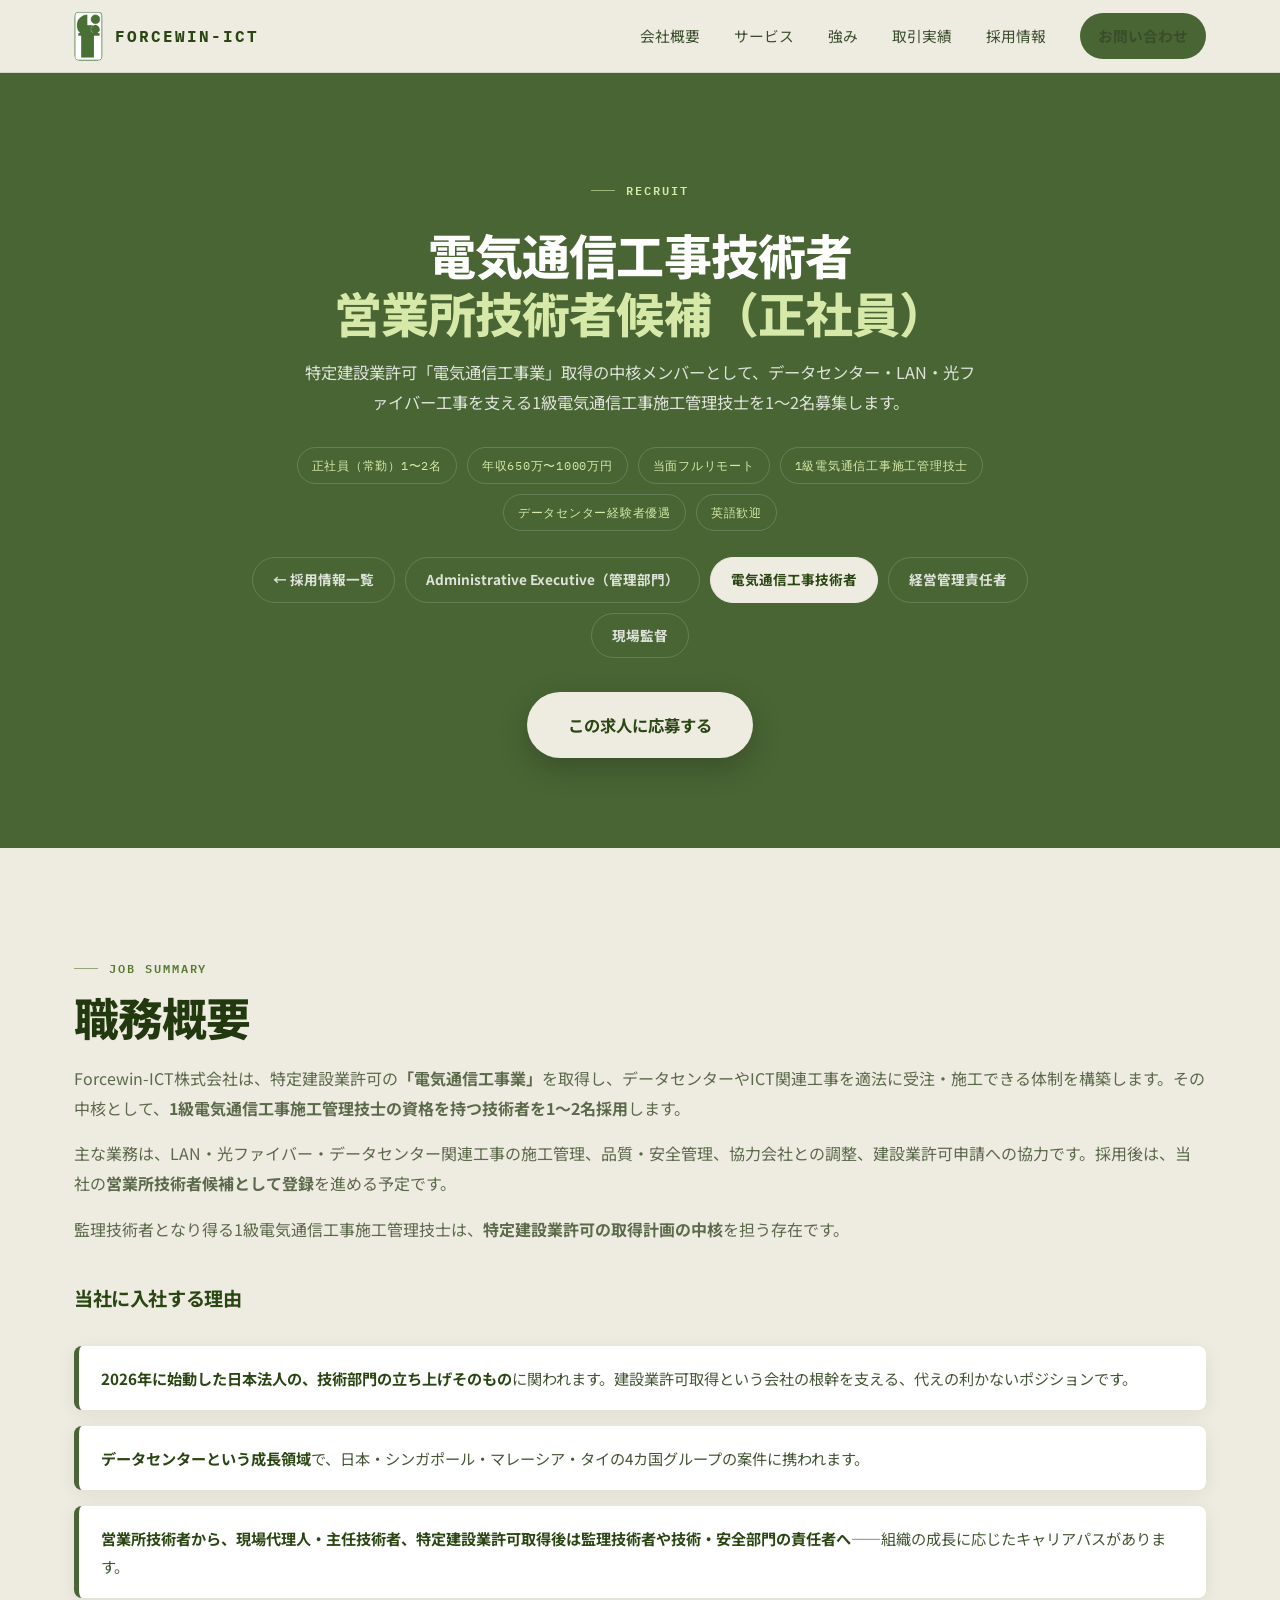
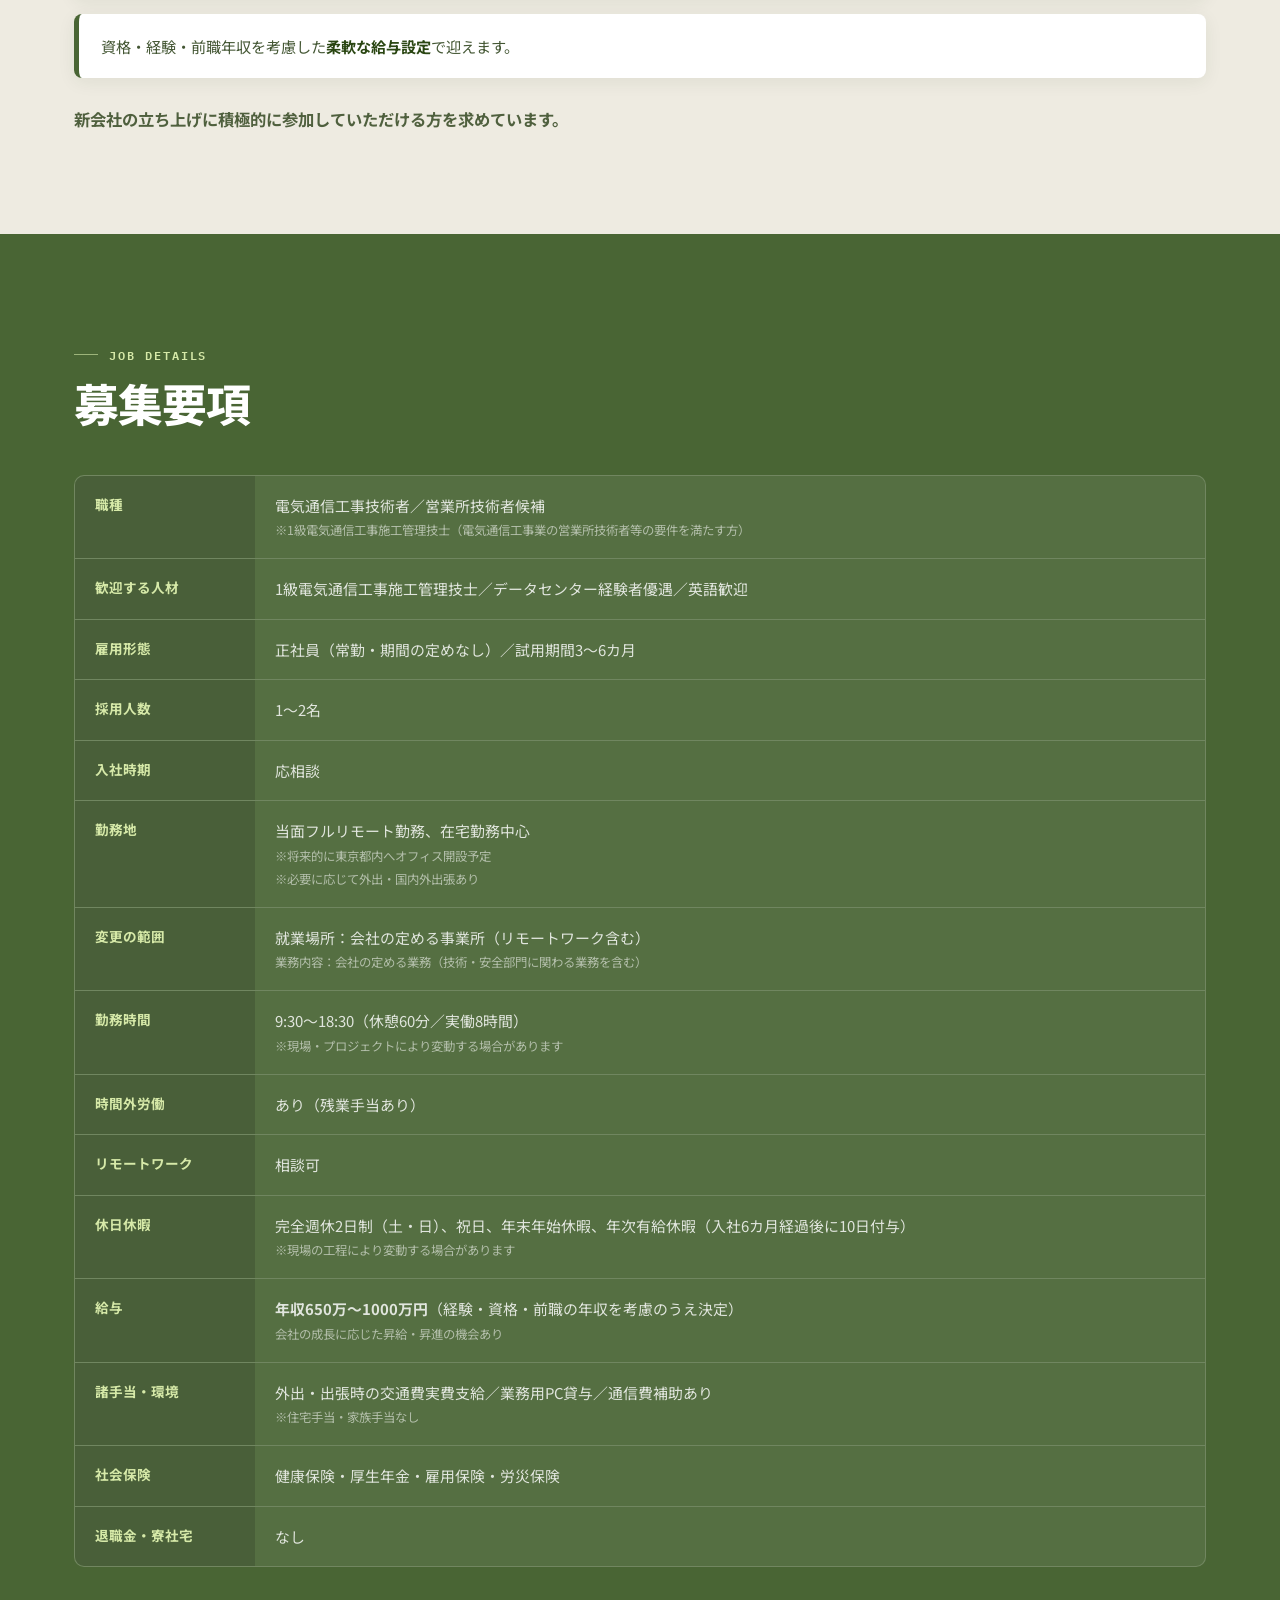
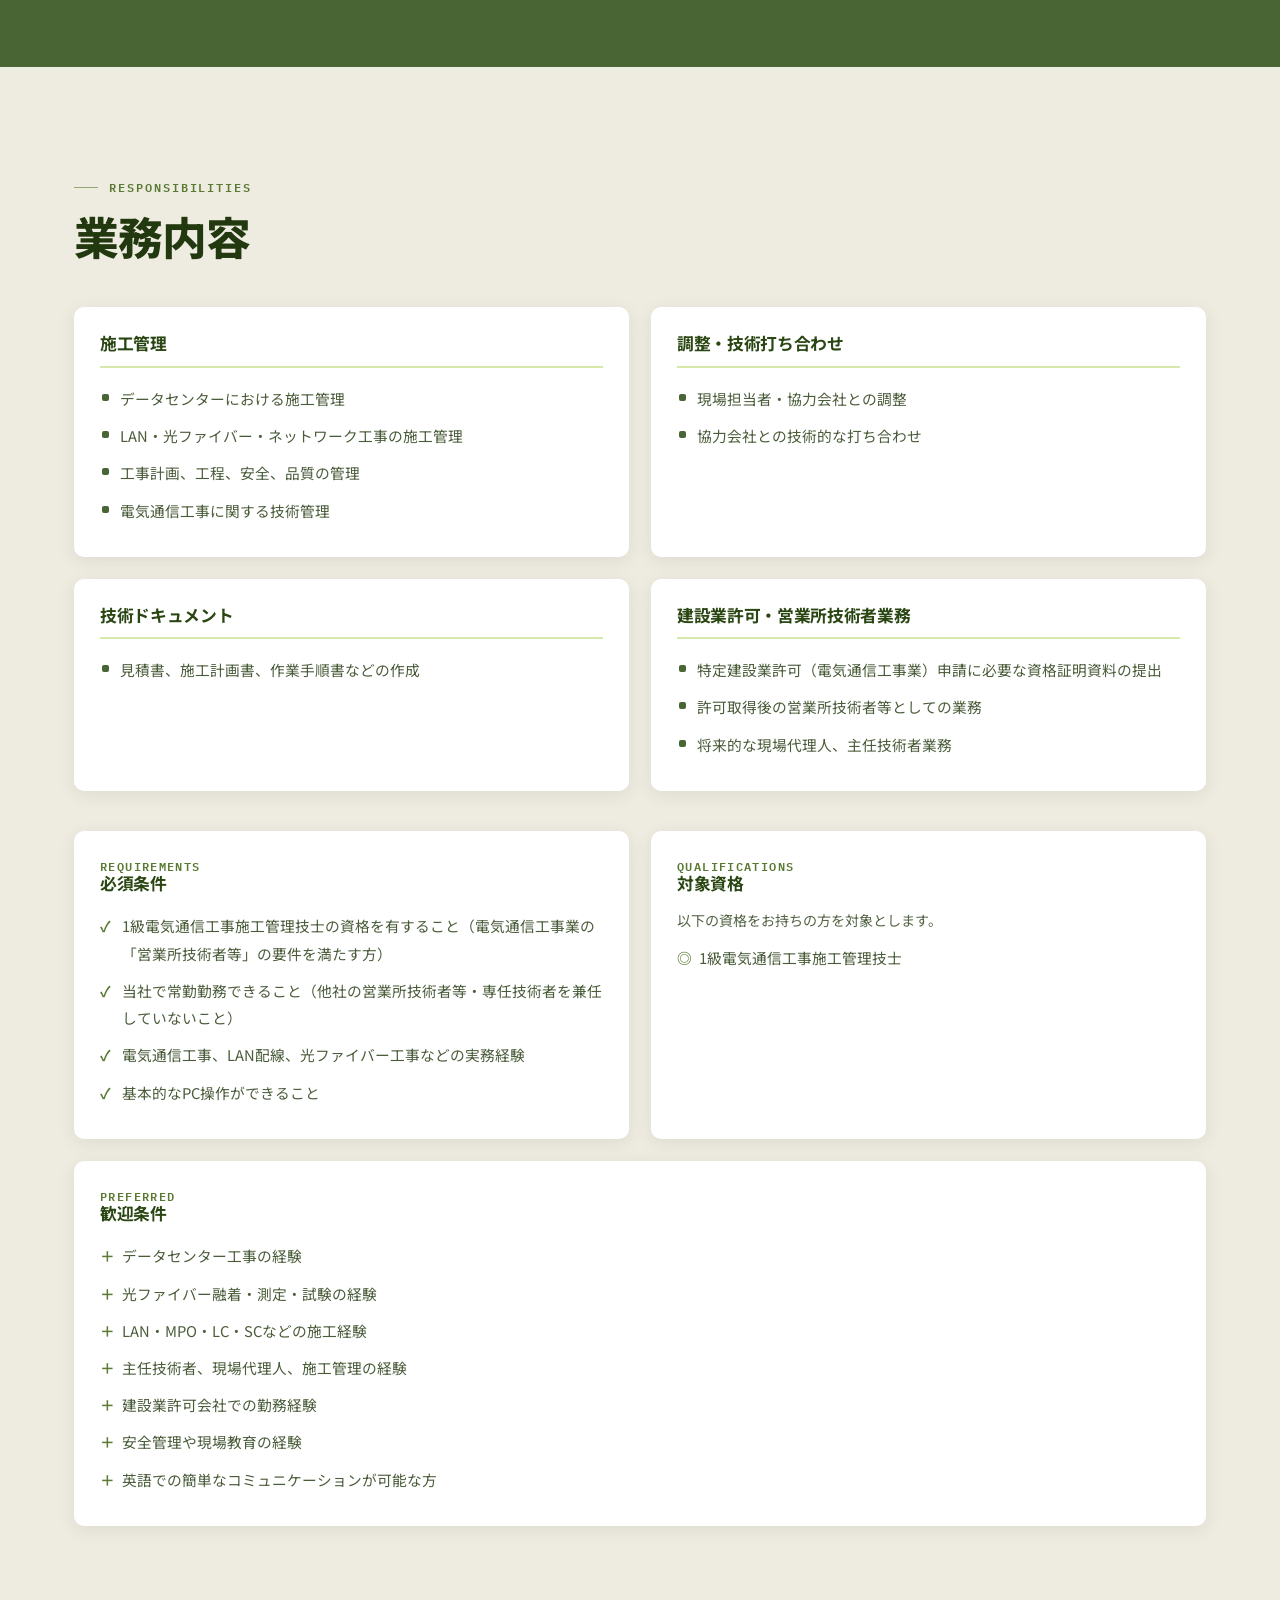
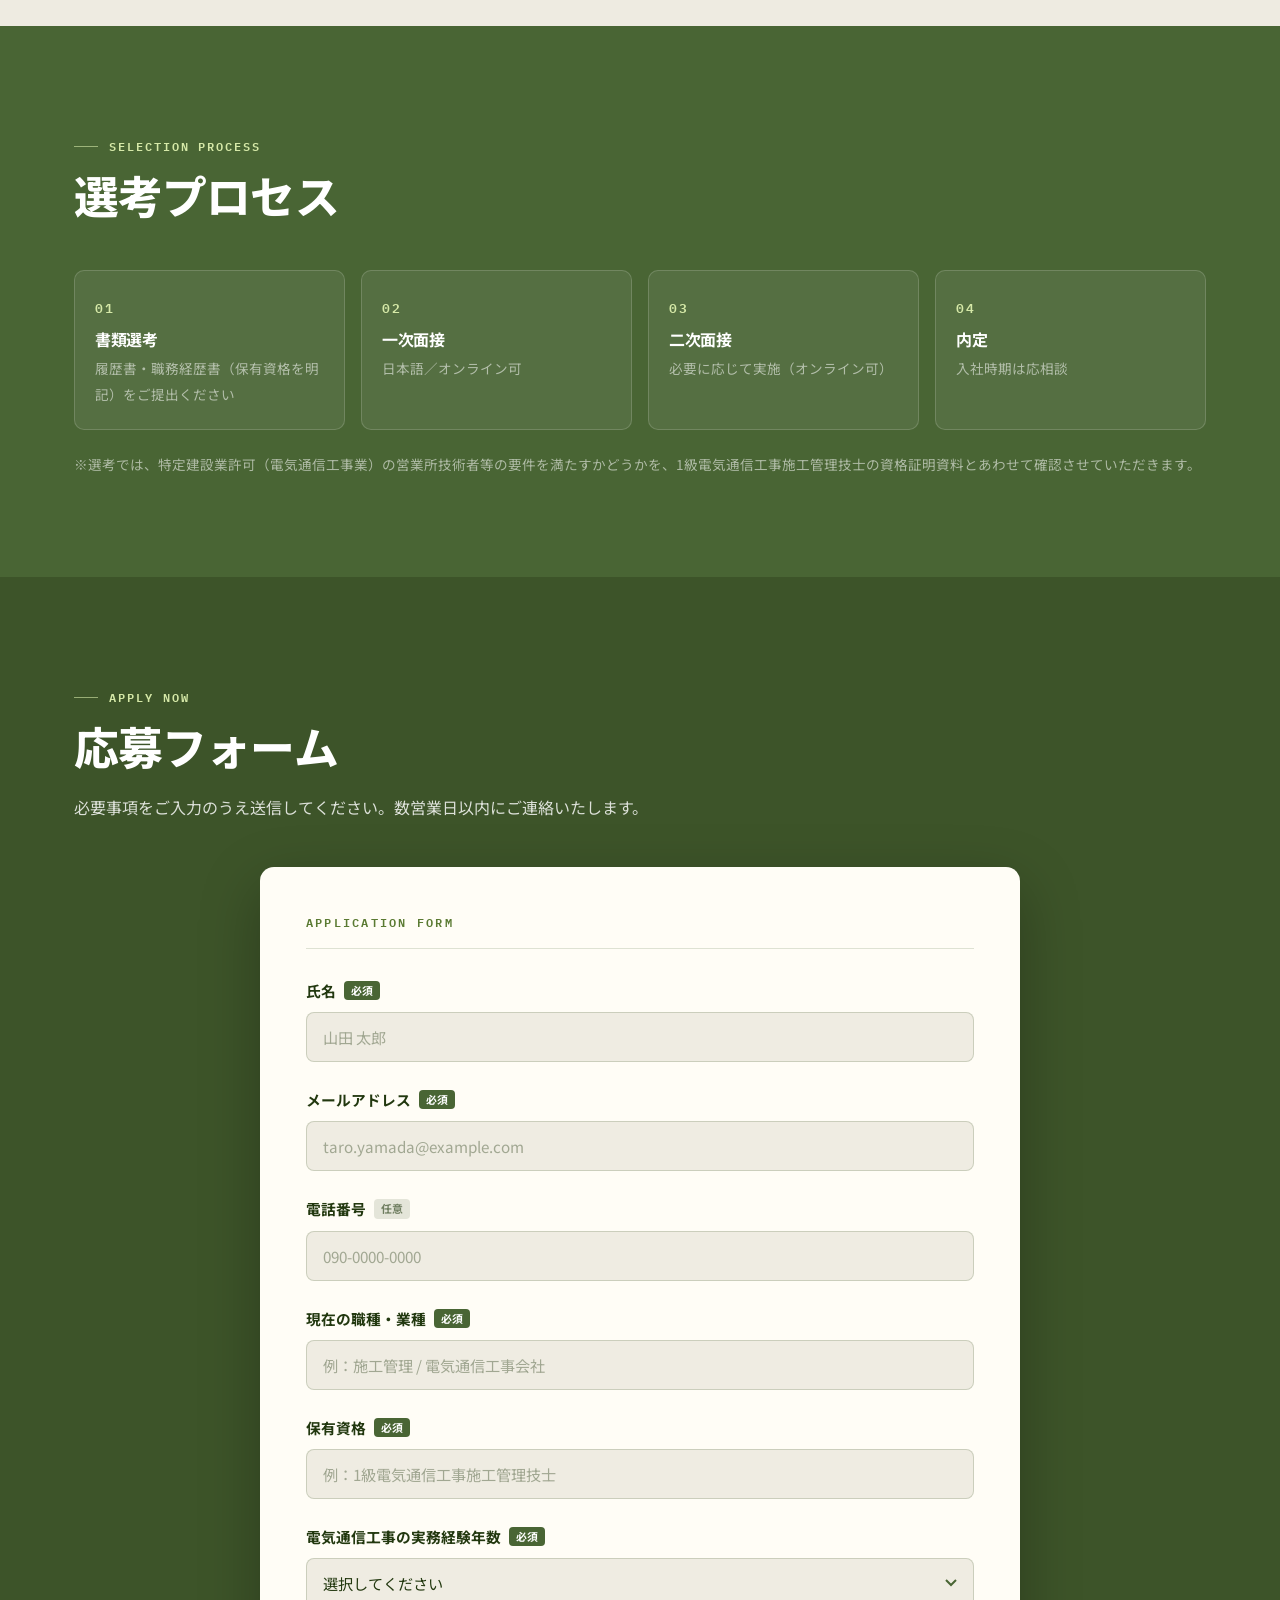
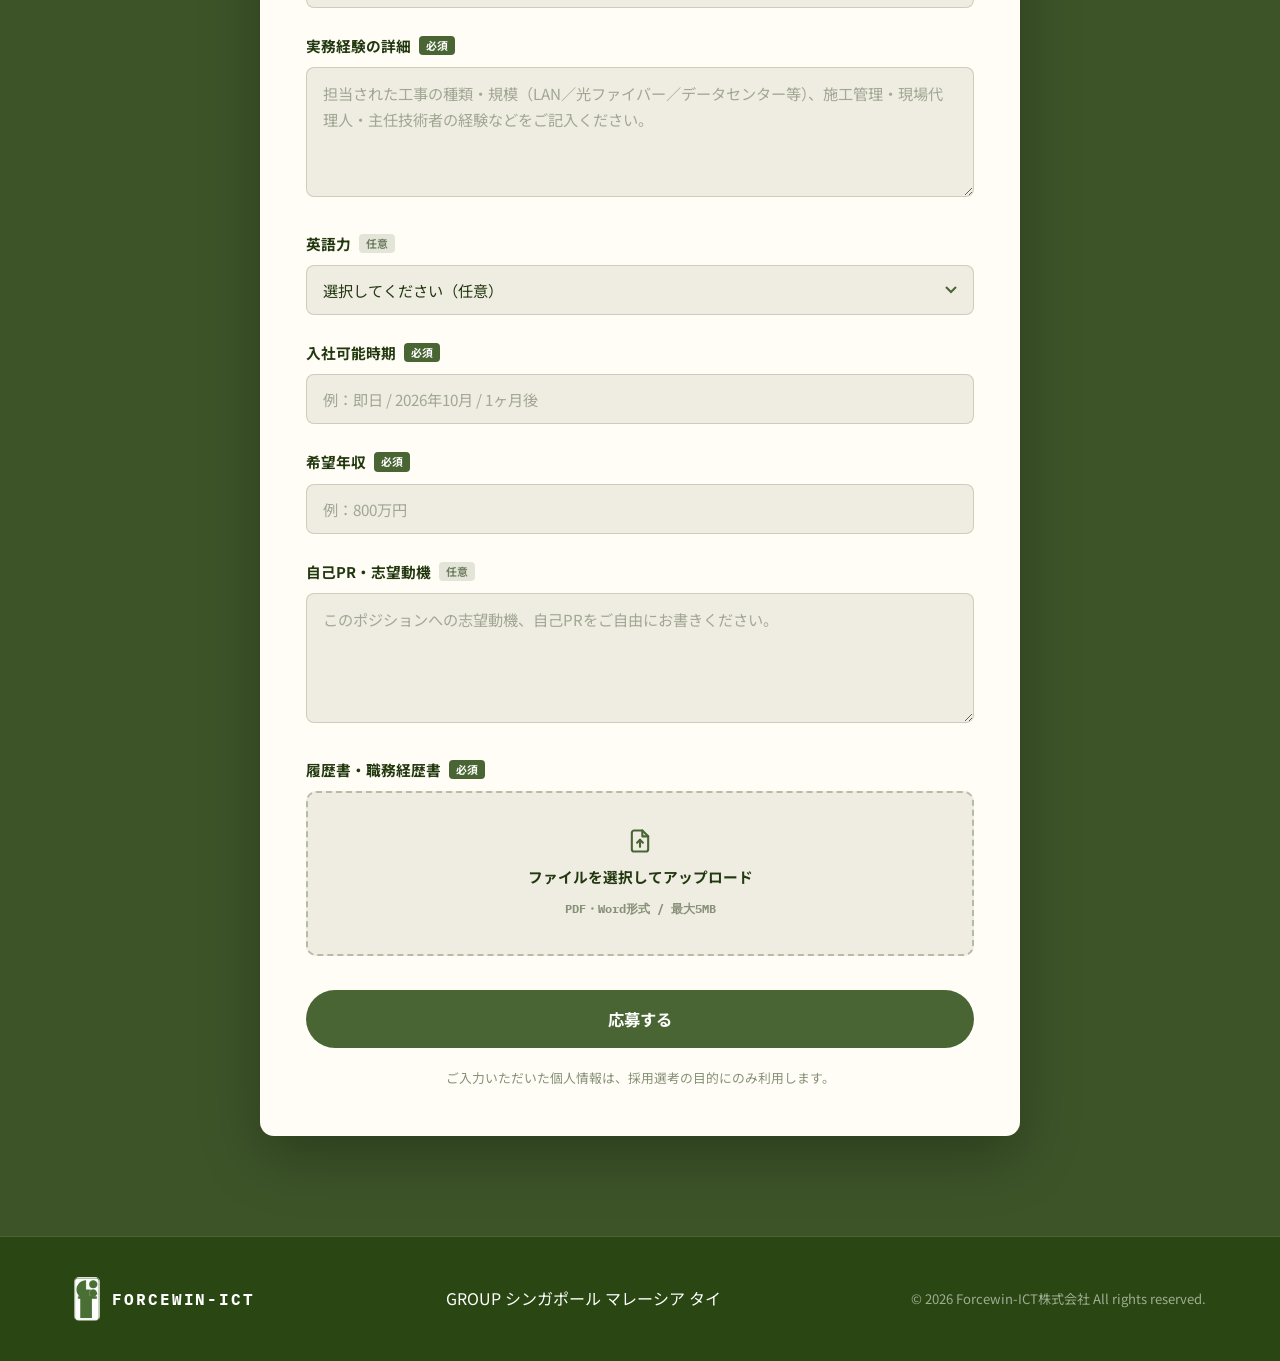
<file: docs/recruit/engineer/index.html>
<!DOCTYPE html>
<html lang="ja">
<head>
<meta charset="UTF-8" />
<meta name="viewport" content="width=device-width, initial-scale=1.0" />
<title>採用情報｜電気通信工事技術者／営業所技術者候補（正社員）募集 - Forcewin-ICT株式会社</title>
<meta name="description" content="Forcewin-ICT株式会社の採用情報。特定建設業許可（電気通信工事業）取得の中核メンバーとして、1級電気通信工事施工管理技士の資格を持つ電気通信工事技術者／営業所技術者候補を募集します。データセンター・LAN・光ファイバー工事の施工管理。" />
<meta name="theme-color" content="#eeebe1" />
<link rel="icon" type="image/png" href="/assets/img/favicon.png" />

<!-- Open Graph -->
<meta property="og:type" content="website" />
<meta property="og:title" content="採用情報｜電気通信工事技術者／営業所技術者候補（正社員）募集 - Forcewin-ICT株式会社" />
<meta property="og:description" content="特定建設業許可（電気通信工事業）取得の中核メンバー募集。対象資格は1級電気通信工事施工管理技士。データセンター・LAN・光ファイバー工事の施工管理。" />
<meta property="og:url" content="https://forcewin-ict.jp/recruit/engineer/" />

<link rel="preconnect" href="https://fonts.googleapis.com" />
<link rel="preconnect" href="https://fonts.gstatic.com" crossorigin />
<link href="https://fonts.googleapis.com/css2?family=Archivo:wght@600;700;800;900&family=IBM+Plex+Mono:wght@400;500;600&family=Noto+Sans+JP:wght@400;500;700;900&display=swap" rel="stylesheet" />
<link rel="stylesheet" href="/assets/css/styles.css" />
<style>
/* ===== recruit page local styles ===== */
.recruit-hero{position:relative;padding:170px 0 90px;overflow:hidden}
.recruit-hero .container{position:relative;max-width:880px;text-align:center}
.recruit-hero h1{font-size:clamp(1.7rem,4vw,3rem);margin:14px 0 10px}
.recruit-hero .lead{color:var(--ink-soft);max-width:680px;margin:0 auto 30px;font-size:1.02rem}
.hero-tags{display:flex;gap:10px;justify-content:center;flex-wrap:wrap;margin-bottom:26px}
.hero-tags span{
  font-family:var(--font-mono);font-size:.78rem;letter-spacing:.06em;
  border:1px solid var(--line);border-radius:999px;padding:6px 14px;color:var(--accent);
}

/* position switcher */
.pos-switch{display:flex;gap:10px;justify-content:center;flex-wrap:wrap;margin-bottom:34px}
.pos-switch a{
  font-size:.85rem;font-weight:700;border-radius:999px;padding:9px 20px;
  border:1px solid var(--line);color:var(--ink-soft);transition:border-color .2s,color .2s;
}
.pos-switch a:hover{border-color:var(--accent);color:var(--accent)}
.pos-switch a.current{background:var(--cream);color:var(--accent-ink);border-color:var(--cream)}

/* job table */
.job-table{display:grid;gap:0;border:1px solid var(--line);border-radius:var(--radius);overflow:hidden;background:var(--surface)}
.job-table>div{display:grid;grid-template-columns:180px 1fr;border-top:1px solid var(--line)}
.job-table>div:first-child{border-top:0}
.job-table dt{
  padding:16px 20px;font-size:.85rem;font-weight:700;color:var(--accent);
  background:rgba(0,0,0,.14);
}
.job-table dd{padding:16px 20px;font-size:.93rem;color:var(--ink-soft)}
.job-table dd small{display:block;color:var(--ink-dim)}

/* duties */
.duty-grid{display:grid;grid-template-columns:repeat(2,1fr);gap:22px;margin-top:40px}
.duty-card{background:#fff;border-radius:var(--radius);padding:28px 26px;box-shadow:0 4px 18px rgba(34,56,15,.08)}
.duty-card h3{color:#2a4612;margin-bottom:12px;padding-bottom:10px;border-bottom:2px solid #d6e9a8;font-size:1.05rem}
.duty-card ul{list-style:none}
.duty-card li{position:relative;padding:5px 0 5px 20px;font-size:.92rem;color:rgba(34,56,15,.82)}
.duty-card li::before{content:"";position:absolute;left:2px;top:14px;width:7px;height:7px;background:#496534;border-radius:2px}

/* requirement lists on cream */
.req-cols{display:grid;grid-template-columns:1fr 1fr;gap:22px;margin-top:40px}
.req-block{background:#fff;border-radius:var(--radius);padding:28px 26px;box-shadow:0 4px 18px rgba(34,56,15,.08)}
.req-block h3{color:#2a4612;margin-bottom:12px;font-size:1.05rem}
.req-block h3 small{font-family:var(--font-mono);font-weight:600;font-size:.72rem;letter-spacing:.12em;color:#5a7a32;display:block;margin-bottom:2px}
.req-block ul{list-style:none}
.req-block li{position:relative;padding:5px 0 5px 22px;font-size:.92rem;color:rgba(34,56,15,.82)}
.req-block li::before{content:"✓";position:absolute;left:0;top:5px;color:#5a7a32;font-weight:700}
.req-block.welcome li::before{content:"＋"}
.req-block.quals li::before{content:"◎"}
.req-note{margin-top:12px;font-size:.83rem;color:rgba(34,56,15,.6)}
.req-lead{font-size:.88rem;color:rgba(34,56,15,.7);margin-bottom:6px}
.qual-group{margin:14px 0 4px;font-weight:700;color:#2a4612;font-size:.95rem}

/* why join */
.why-list{list-style:none;margin-top:34px;display:grid;gap:16px}
.why-list li{
  background:#fff;border-left:5px solid #496534;border-radius:8px;
  padding:18px 22px;font-size:.95rem;color:rgba(34,56,15,.85);
  box-shadow:0 4px 18px rgba(34,56,15,.07);
}
.why-list li strong{color:#2a4612}
.partner-note{margin-top:26px;font-weight:700;color:#2a4612;font-size:1.02rem}

/* process */
.process-steps{display:grid;grid-template-columns:repeat(4,1fr);gap:16px;margin-top:44px;counter-reset:step}
.process-step{
  position:relative;background:var(--surface);border:1px solid var(--line);
  border-radius:var(--radius);padding:26px 20px 22px;counter-increment:step;
}
.process-step::before{
  content:"0" counter(step);font-family:var(--font-mono);font-weight:600;
  font-size:.8rem;letter-spacing:.14em;color:var(--accent);display:block;margin-bottom:10px;
}
.process-step h3{font-size:1rem;margin-bottom:6px}
.process-step p{font-size:.85rem;color:var(--ink-dim)}
.process-note{margin-top:22px;font-size:.85rem;color:var(--ink-dim)}

/* ===== application form ===== */
.apply-card{
  background:#fffdf6;border-radius:14px;max-width:760px;margin:44px auto 0;
  padding:44px 46px 46px;box-shadow:0 20px 60px rgba(0,0,0,.28);
}
.apply-card .form-label{
  font-family:var(--font-mono);font-size:.78rem;font-weight:600;letter-spacing:.18em;
  color:#5a7a32;text-transform:uppercase;display:block;padding-bottom:14px;
  border-bottom:1px solid rgba(73,101,52,.18);margin-bottom:28px;
}
.field{margin-bottom:24px}
.field>label{
  display:flex;align-items:center;gap:8px;font-size:.92rem;font-weight:700;
  color:#22380f;margin-bottom:8px;
}
.badge{
  font-size:.68rem;font-weight:700;border-radius:4px;padding:2px 7px;line-height:1.4;
}
.badge.req{background:#496534;color:#fff}
.badge.opt{background:rgba(34,56,15,.12);color:rgba(34,56,15,.6)}
.field input[type="text"],.field input[type="email"],.field input[type="tel"],
.field select,.field textarea{
  width:100%;font-family:var(--font-body);font-size:.95rem;color:#22380f;
  background:#efece2;border:1px solid rgba(73,101,52,.22);border-radius:8px;
  padding:13px 16px;transition:border-color .2s,box-shadow .2s;appearance:none;
}
.field select{
  background-image:url("data:image/svg+xml;utf8,<svg xmlns='http://www.w3.org/2000/svg' width='12' height='8'><path d='M1 1l5 5 5-5' fill='none' stroke='%23496534' stroke-width='2'/></svg>");
  background-repeat:no-repeat;background-position:right 16px center;
}
.field textarea{min-height:130px;resize:vertical;line-height:1.7}
.field input:focus,.field select:focus,.field textarea:focus{
  outline:none;border-color:#496534;box-shadow:0 0 0 3px rgba(214,233,168,.5);background:#fff;
}
.field input::placeholder,.field textarea::placeholder{color:rgba(34,56,15,.38)}

.file-drop{
  display:flex;flex-direction:column;align-items:center;justify-content:center;gap:6px;
  border:2px dashed rgba(73,101,52,.35);border-radius:10px;background:#efece2;
  padding:34px 20px;cursor:pointer;text-align:center;transition:border-color .2s,background .2s;
}
.file-drop:hover{border-color:#496534;background:#f5f2e8}
.file-drop svg{color:#496534}
.file-drop .fd-main{font-size:.92rem;font-weight:700;color:#22380f}
.file-drop .fd-sub{font-family:var(--font-mono);font-size:.75rem;color:rgba(34,56,15,.5)}
.file-drop input{display:none}
.file-drop.has-file{border-style:solid;border-color:#496534;background:#f2f6e6}

.submit-btn{
  display:block;width:100%;margin-top:34px;border:0;cursor:pointer;
  background:#496534;color:#fff;font-family:var(--font-body);font-weight:700;font-size:1.02rem;
  padding:17px;border-radius:999px;transition:transform .2s,background .2s,box-shadow .2s;
}
.submit-btn:hover{background:#3a5320;transform:translateY(-2px);box-shadow:0 12px 30px rgba(0,0,0,.25)}
.submit-btn:disabled{opacity:.7;cursor:default;transform:none;box-shadow:none}
.privacy-note{margin-top:18px;font-size:.8rem;color:rgba(34,56,15,.55);text-align:center}

@media (max-width:860px){
  .duty-grid,.req-cols{grid-template-columns:1fr}
  .process-steps{grid-template-columns:1fr 1fr}
  .job-table>div{grid-template-columns:1fr}
  .job-table dt{padding:12px 20px 4px;background:rgba(0,0,0,.14)}
  .job-table dd{padding:10px 20px 14px}
  .apply-card{padding:34px 24px 38px}
}
</style>
</head>
<body>

<!-- Header -->
<header class="site-header" id="siteHeader">
  <div class="container header-inner">
    <a href="/" class="brand" aria-label="Forcewin-ICT株式会社 ホーム">
      <img class="brand-logo" src="/assets/img/logo.png" alt="" aria-hidden="true" />
      <span class="brand-text">FORCEWIN-ICT</span>
    </a>
    <nav class="nav" aria-label="メインナビゲーション">
      <a href="/#about">会社概要</a>
      <a href="/#services">サービス</a>
      <a href="/#strengths">強み</a>
      <a href="/#clients">取引実績</a>
      <a href="/recruit/">採用情報</a>
      <a href="/#contact" class="nav-cta">お問い合わせ</a>
    </nav>
    <button class="menu-toggle" id="menuToggle" aria-label="メニューを開く" aria-expanded="false">
      <span></span><span></span><span></span>
    </button>
  </div>
  <nav class="mobile-nav" id="mobileNav" aria-label="モバイルナビゲーション">
    <a href="/#about">会社概要</a>
    <a href="/#services">サービス</a>
    <a href="/#strengths">強み</a>
    <a href="/#clients">取引実績</a>
    <a href="/recruit/">採用情報</a>
    <a href="/#contact">お問い合わせ</a>
  </nav>
</header>

<main id="top">

  <!-- Hero -->
  <section class="recruit-hero">
    <div class="container">
      <p class="section-label">Recruit</p>
      <h1>電気通信工事技術者<br><span class="accent">営業所技術者候補（正社員）</span></h1>
      <p class="lead">特定建設業許可「電気通信工事業」取得の中核メンバーとして、データセンター・LAN・光ファイバー工事を支える1級電気通信工事施工管理技士を1〜2名募集します。</p>
      <div class="hero-tags">
        <span>正社員（常勤）1〜2名</span><span>年収650万〜1000万円</span><span>当面フルリモート</span><span>1級電気通信工事施工管理技士</span><span>データセンター経験者優遇</span><span>英語歓迎</span>
      </div>
      <div class="pos-switch">
        <a href="/recruit/">← 採用情報一覧</a>
        <a href="/recruit/admin/">Administrative Executive（管理部門）</a>
        <a href="/recruit/engineer/" class="current">電気通信工事技術者</a>
        <a href="/recruit/manager/">経営管理責任者</a>
        <a href="/recruit/site-manager/">現場監督</a>
      </div>
      <a href="#apply" class="btn btn-primary btn-lg">この求人に応募する</a>
    </div>
  </section>

  <!-- Position -->
  <section class="section section-cream" id="position">
    <div class="container">
      <div class="reveal">
        <p class="section-label">Job Summary</p>
        <h2>職務概要</h2>
        <p class="section-sub">Forcewin-ICT株式会社は、特定建設業許可の<strong>「電気通信工事業」</strong>を取得し、データセンターやICT関連工事を適法に受注・施工できる体制を構築します。その中核として、<strong>1級電気通信工事施工管理技士の資格を持つ技術者を1〜2名採用</strong>します。</p>
        <p class="section-sub">主な業務は、LAN・光ファイバー・データセンター関連工事の施工管理、品質・安全管理、協力会社との調整、建設業許可申請への協力です。採用後は、当社の<strong>営業所技術者候補として登録</strong>を進める予定です。</p>
        <p class="section-sub">監理技術者となり得る1級電気通信工事施工管理技士は、<strong>特定建設業許可の取得計画の中核</strong>を担う存在です。</p>
      </div>
      <div class="reveal">
        <h3 style="margin-top:44px;color:#2a4612;font-size:1.2rem">当社に入社する理由</h3>
        <ul class="why-list">
          <li><strong>2026年に始動した日本法人の、技術部門の立ち上げそのもの</strong>に関われます。建設業許可取得という会社の根幹を支える、代えの利かないポジションです。</li>
          <li><strong>データセンターという成長領域</strong>で、日本・シンガポール・マレーシア・タイの4カ国グループの案件に携われます。</li>
          <li><strong>営業所技術者から、現場代理人・主任技術者、特定建設業許可取得後は監理技術者や技術・安全部門の責任者へ</strong>——組織の成長に応じたキャリアパスがあります。</li>
          <li>資格・経験・前職年収を考慮した<strong>柔軟な給与設定</strong>で迎えます。</li>
        </ul>
        <p class="partner-note">新会社の立ち上げに積極的に参加していただける方を求めています。</p>
      </div>
    </div>
  </section>

  <!-- Outline -->
  <section class="section" id="outline">
    <div class="container">
      <div class="reveal">
        <p class="section-label">Job Details</p>
        <h2>募集要項</h2>
      </div>
      <dl class="job-table reveal" style="margin-top:40px">
        <div><dt>職種</dt><dd>電気通信工事技術者／営業所技術者候補<small>※1級電気通信工事施工管理技士（電気通信工事業の営業所技術者等の要件を満たす方）</small></dd></div>
        <div><dt>歓迎する人材</dt><dd>1級電気通信工事施工管理技士／データセンター経験者優遇／英語歓迎</dd></div>
        <div><dt>雇用形態</dt><dd>正社員（常勤・期間の定めなし）／試用期間3〜6カ月</dd></div>
        <div><dt>採用人数</dt><dd>1〜2名</dd></div>
        <div><dt>入社時期</dt><dd>応相談</dd></div>
        <div><dt>勤務地</dt><dd>当面フルリモート勤務、在宅勤務中心<small>※将来的に東京都内へオフィス開設予定</small><small>※必要に応じて外出・国内外出張あり</small></dd></div>
        <div><dt>変更の範囲</dt><dd>就業場所：会社の定める事業所（リモートワーク含む）<small>業務内容：会社の定める業務（技術・安全部門に関わる業務を含む）</small></dd></div>
        <div><dt>勤務時間</dt><dd>9:30〜18:30（休憩60分／実働8時間）<small>※現場・プロジェクトにより変動する場合があります</small></dd></div>
        <div><dt>時間外労働</dt><dd>あり（残業手当あり）</dd></div>
        <div><dt>リモートワーク</dt><dd>相談可</dd></div>
        <div><dt>休日休暇</dt><dd>完全週休2日制（土・日）、祝日、年末年始休暇、年次有給休暇（入社6カ月経過後に10日付与）<small>※現場の工程により変動する場合があります</small></dd></div>
        <div><dt>給与</dt><dd><strong>年収650万〜1000万円</strong>（経験・資格・前職の年収を考慮のうえ決定）<small>会社の成長に応じた昇給・昇進の機会あり</small></dd></div>
        <div><dt>諸手当・環境</dt><dd>外出・出張時の交通費実費支給／業務用PC貸与／通信費補助あり<small>※住宅手当・家族手当なし</small></dd></div>
        <div><dt>社会保険</dt><dd>健康保険・厚生年金・雇用保険・労災保険</dd></div>
        <div><dt>退職金・寮社宅</dt><dd>なし</dd></div>
      </dl>
    </div>
  </section>

  <!-- Work & Requirements -->
  <section class="section section-cream" id="work">
    <div class="container">
      <div class="reveal">
        <p class="section-label">Responsibilities</p>
        <h2>業務内容</h2>
      </div>
      <div class="duty-grid">
        <div class="duty-card reveal">
          <h3>施工管理</h3>
          <ul>
            <li>データセンターにおける施工管理</li>
            <li>LAN・光ファイバー・ネットワーク工事の施工管理</li>
            <li>工事計画、工程、安全、品質の管理</li>
            <li>電気通信工事に関する技術管理</li>
          </ul>
        </div>
        <div class="duty-card reveal">
          <h3>調整・技術打ち合わせ</h3>
          <ul>
            <li>現場担当者・協力会社との調整</li>
            <li>協力会社との技術的な打ち合わせ</li>
          </ul>
        </div>
        <div class="duty-card reveal">
          <h3>技術ドキュメント</h3>
          <ul>
            <li>見積書、施工計画書、作業手順書などの作成</li>
          </ul>
        </div>
        <div class="duty-card reveal">
          <h3>建設業許可・営業所技術者業務</h3>
          <ul>
            <li>特定建設業許可（電気通信工事業）申請に必要な資格証明資料の提出</li>
            <li>許可取得後の営業所技術者等としての業務</li>
            <li>将来的な現場代理人、主任技術者業務</li>
          </ul>
        </div>
      </div>

      <div class="req-cols">
        <div class="req-block reveal">
          <h3><small>REQUIREMENTS</small>必須条件</h3>
          <ul>
            <li>1級電気通信工事施工管理技士の資格を有すること（電気通信工事業の「営業所技術者等」の要件を満たす方）</li>
            <li>当社で常勤勤務できること（他社の営業所技術者等・専任技術者を兼任していないこと）</li>
            <li>電気通信工事、LAN配線、光ファイバー工事などの実務経験</li>
            <li>基本的なPC操作ができること</li>
          </ul>
        </div>
        <div class="req-block quals reveal">
          <h3><small>QUALIFICATIONS</small>対象資格</h3>
          <p class="req-lead">以下の資格をお持ちの方を対象とします。</p>
          <ul>
            <li>1級電気通信工事施工管理技士</li>
          </ul>
        </div>
      </div>
      <div class="req-block welcome reveal" style="margin-top:22px">
        <h3><small>PREFERRED</small>歓迎条件</h3>
        <ul>
          <li>データセンター工事の経験</li>
          <li>光ファイバー融着・測定・試験の経験</li>
          <li>LAN・MPO・LC・SCなどの施工経験</li>
          <li>主任技術者、現場代理人、施工管理の経験</li>
          <li>建設業許可会社での勤務経験</li>
          <li>安全管理や現場教育の経験</li>
          <li>英語での簡単なコミュニケーションが可能な方</li>
        </ul>
      </div>
    </div>
  </section>

  <!-- Process -->
  <section class="section" id="process">
    <div class="container">
      <div class="reveal">
        <p class="section-label">Selection Process</p>
        <h2>選考プロセス</h2>
      </div>
      <div class="process-steps">
        <div class="process-step reveal"><h3>書類選考</h3><p>履歴書・職務経歴書（保有資格を明記）をご提出ください</p></div>
        <div class="process-step reveal"><h3>一次面接</h3><p>日本語／オンライン可</p></div>
        <div class="process-step reveal"><h3>二次面接</h3><p>必要に応じて実施（オンライン可）</p></div>
        <div class="process-step reveal"><h3>内定</h3><p>入社時期は応相談</p></div>
      </div>
      <p class="process-note">※選考では、特定建設業許可（電気通信工事業）の営業所技術者等の要件を満たすかどうかを、1級電気通信工事施工管理技士の資格証明資料とあわせて確認させていただきます。</p>
    </div>
  </section>

  <!-- Apply -->
  <section class="section section-dark" id="apply">
    <div class="container">
      <div class="reveal">
        <p class="section-label">Apply Now</p>
        <h2>応募フォーム</h2>
        <p class="section-sub">必要事項をご入力のうえ送信してください。数営業日以内にご連絡いたします。</p>
      </div>

      <form class="apply-card reveal" id="applyForm">
        <span class="form-label">Application Form</span>

        <!-- 応募データは自社(Google Workspace)環境で直接処理されます（外部フォームサービス不使用） -->
        <input type="text" name="_honey" id="honeyField" style="display:none" tabindex="-1" autocomplete="off" />

        <div class="field">
          <label for="f-name">氏名 <span class="badge req">必須</span></label>
          <input type="text" id="f-name" name="氏名" placeholder="山田 太郎" required />
        </div>

        <div class="field">
          <label for="f-email">メールアドレス <span class="badge req">必須</span></label>
          <input type="email" id="f-email" name="メールアドレス" placeholder="taro.yamada@example.com" required />
        </div>

        <div class="field">
          <label for="f-tel">電話番号 <span class="badge opt">任意</span></label>
          <input type="tel" id="f-tel" name="電話番号" placeholder="090-0000-0000" />
        </div>

        <div class="field">
          <label for="f-job">現在の職種・業種 <span class="badge req">必須</span></label>
          <input type="text" id="f-job" name="現在の職種・業種" placeholder="例：施工管理 / 電気通信工事会社" required />
        </div>

        <div class="field">
          <label for="f-quals">保有資格 <span class="badge req">必須</span></label>
          <input type="text" id="f-quals" name="保有資格" placeholder="例：1級電気通信工事施工管理技士" required />
        </div>

        <div class="field">
          <label for="f-years">電気通信工事の実務経験年数 <span class="badge req">必須</span></label>
          <select id="f-years" name="経験年数" required>
            <option value="" selected disabled>選択してください</option>
            <option>3年未満</option>
            <option>3〜5年</option>
            <option>5〜10年</option>
            <option>10〜20年</option>
            <option>20年以上</option>
          </select>
        </div>

        <div class="field">
          <label for="f-detail">実務経験の詳細 <span class="badge req">必須</span></label>
          <textarea id="f-detail" name="経験詳細" placeholder="担当された工事の種類・規模（LAN／光ファイバー／データセンター等）、施工管理・現場代理人・主任技術者の経験などをご記入ください。" required></textarea>
        </div>

        <div class="field">
          <label for="f-english">英語力 <span class="badge opt">任意</span></label>
          <select id="f-english" name="英語力">
            <option value="" selected>選択してください（任意）</option>
            <option>不問レベル（ほぼ使えない）</option>
            <option>簡単なコミュニケーションが可能</option>
            <option>ビジネスレベル</option>
          </select>
        </div>

        <div class="field">
          <label for="f-start">入社可能時期 <span class="badge req">必須</span></label>
          <input type="text" id="f-start" name="入社可能時期" placeholder="例：即日 / 2026年10月 / 1ヶ月後" required />
        </div>

        <div class="field">
          <label for="f-salary">希望年収 <span class="badge req">必須</span></label>
          <input type="text" id="f-salary" name="希望年収" placeholder="例：800万円" required />
        </div>

        <div class="field">
          <label for="f-pr">自己PR・志望動機 <span class="badge opt">任意</span></label>
          <textarea id="f-pr" name="自己PR・志望動機" placeholder="このポジションへの志望動機、自己PRをご自由にお書きください。"></textarea>
        </div>

        <div class="field">
          <label for="f-file">履歴書・職務経歴書 <span class="badge req">必須</span></label>
          <label class="file-drop" id="fileDrop">
            <svg width="28" height="28" viewBox="0 0 24 24" fill="none" stroke="currentColor" stroke-width="1.8" stroke-linecap="round" stroke-linejoin="round" aria-hidden="true">
              <path d="M14 3v5h5" /><path d="M14 3H7a2 2 0 0 0-2 2v14a2 2 0 0 0 2 2h10a2 2 0 0 0 2-2V8z" /><path d="M12 11v6" /><path d="M9.5 13.5 12 11l2.5 2.5" />
            </svg>
            <span class="fd-main" id="fdMain">ファイルを選択してアップロード</span>
            <span class="fd-sub">PDF・Word形式 / 最大5MB</span>
            <input type="file" id="f-file" name="attachment" accept=".pdf,.doc,.docx" required />
          </label>
        </div>

        <button type="submit" class="submit-btn" id="submitBtn">応募する</button>
        <p class="privacy-note">ご入力いただいた個人情報は、採用選考の目的にのみ利用します。</p>
      </form>
    </div>
  </section>

</main>

<!-- Footer -->
<footer class="site-footer">
  <div class="container footer-inner">
    <div class="brand brand-footer">
      <img class="brand-logo brand-logo-sm" src="/assets/img/logo.png" alt="" aria-hidden="true" />
      <span class="brand-text">FORCEWIN-ICT</span>
    </div>
    <nav class="footer-sites" aria-label="海外グループサイト">
      <span class="footer-sites-label">GROUP</span>
      <a href="https://forcewin.com.sg/" target="_blank" rel="noopener">シンガポール</a>
      <a href="https://forcewin.com.my/" target="_blank" rel="noopener">マレーシア</a>
      <a href="https://forcewin-network.co.th/" target="_blank" rel="noopener">タイ</a>
    </nav>
    <p class="copyright">© <span id="year"></span> Forcewin-ICT株式会社 All rights reserved.</p>
  </div>
</footer>

<script src="/assets/js/script.js"></script>
<script>
// 選択したファイル名を表示
(function(){
  var input = document.getElementById("f-file");
  var drop = document.getElementById("fileDrop");
  var main = document.getElementById("fdMain");
  if (!input) return;
  input.addEventListener("change", function(){
    if (input.files && input.files.length){
      var f = input.files[0];
      if (f.size > 5 * 1024 * 1024){
        alert("ファイルサイズは5MB以下にしてください。");
        input.value = "";
        drop.classList.remove("has-file");
        main.textContent = "ファイルを選択してアップロード";
        return;
      }
      main.textContent = f.name;
      drop.classList.add("has-file");
    }
  });
})();

// 応募送信：自社Google Apps Scriptへ直接送信（履歴書はbase64で添付）
(function(){
  var ENDPOINT = "https://script.google.com/macros/s/AKfycbw1qkSjvnu3mIG3F7jpgONtDwq1US0g-QMdDNJ29eEXt5SWavoRa1fmku0p7W8ROP7MUg/exec";
  var POSITION = "電気通信工事技術者／営業所技術者候補";
  var form = document.getElementById("applyForm");
  var btn = document.getElementById("submitBtn");
  if (!form || !btn) return;

  function val(id){ var el = document.getElementById(id); return el ? el.value : ""; }
  function fail(msg){
    alert(msg);
    btn.disabled = false;
    btn.textContent = "応募する";
  }

  form.addEventListener("submit", function(ev){
    ev.preventDefault();

    var fileInput = document.getElementById("f-file");
    var file = fileInput.files && fileInput.files[0];
    if (!file){
      alert("履歴書・職務経歴書のファイルを選択してください。");
      return;
    }

    btn.disabled = true;
    btn.textContent = "送信中...";

    var reader = new FileReader();
    reader.onerror = function(){ fail("ファイルの読み込みに失敗しました。もう一度お試しください。"); };
    reader.onload = function(){
      var base64 = String(reader.result).split(",")[1] || "";
      var payload = {
        "応募職種": POSITION,
        "氏名": val("f-name"),
        "メールアドレス": val("f-email"),
        "電話番号": val("f-tel"),
        "現在の職種・業種": val("f-job"),
        "保有資格": val("f-quals"),
        "経験年数": val("f-years"),
        "経験詳細": val("f-detail"),
        "英語力": val("f-english"),
        "入社可能時期": val("f-start"),
        "希望年収": val("f-salary"),
        "自己PR・志望動機": val("f-pr"),
        "_honey": document.getElementById("honeyField").value,
        "fileName": file.name,
        "fileMime": file.type,
        "fileData": base64
      };
      fetch(ENDPOINT, { method: "POST", body: JSON.stringify(payload) })
        .then(function(r){ return r.json(); })
        .then(function(res){
          if (res && res.ok){ window.location.href = "/recruit/thanks.html"; }
          else { fail("送信に失敗しました：" + (res && res.error ? res.error : "不明なエラー") + "。時間をおいて再度お試しください。"); }
        })
        .catch(function(){ fail("通信エラーが発生しました。時間をおいて再度お試しください。"); });
    };
    reader.readAsDataURL(file);
  });
})();
</script>
</body>
</html>
</file>
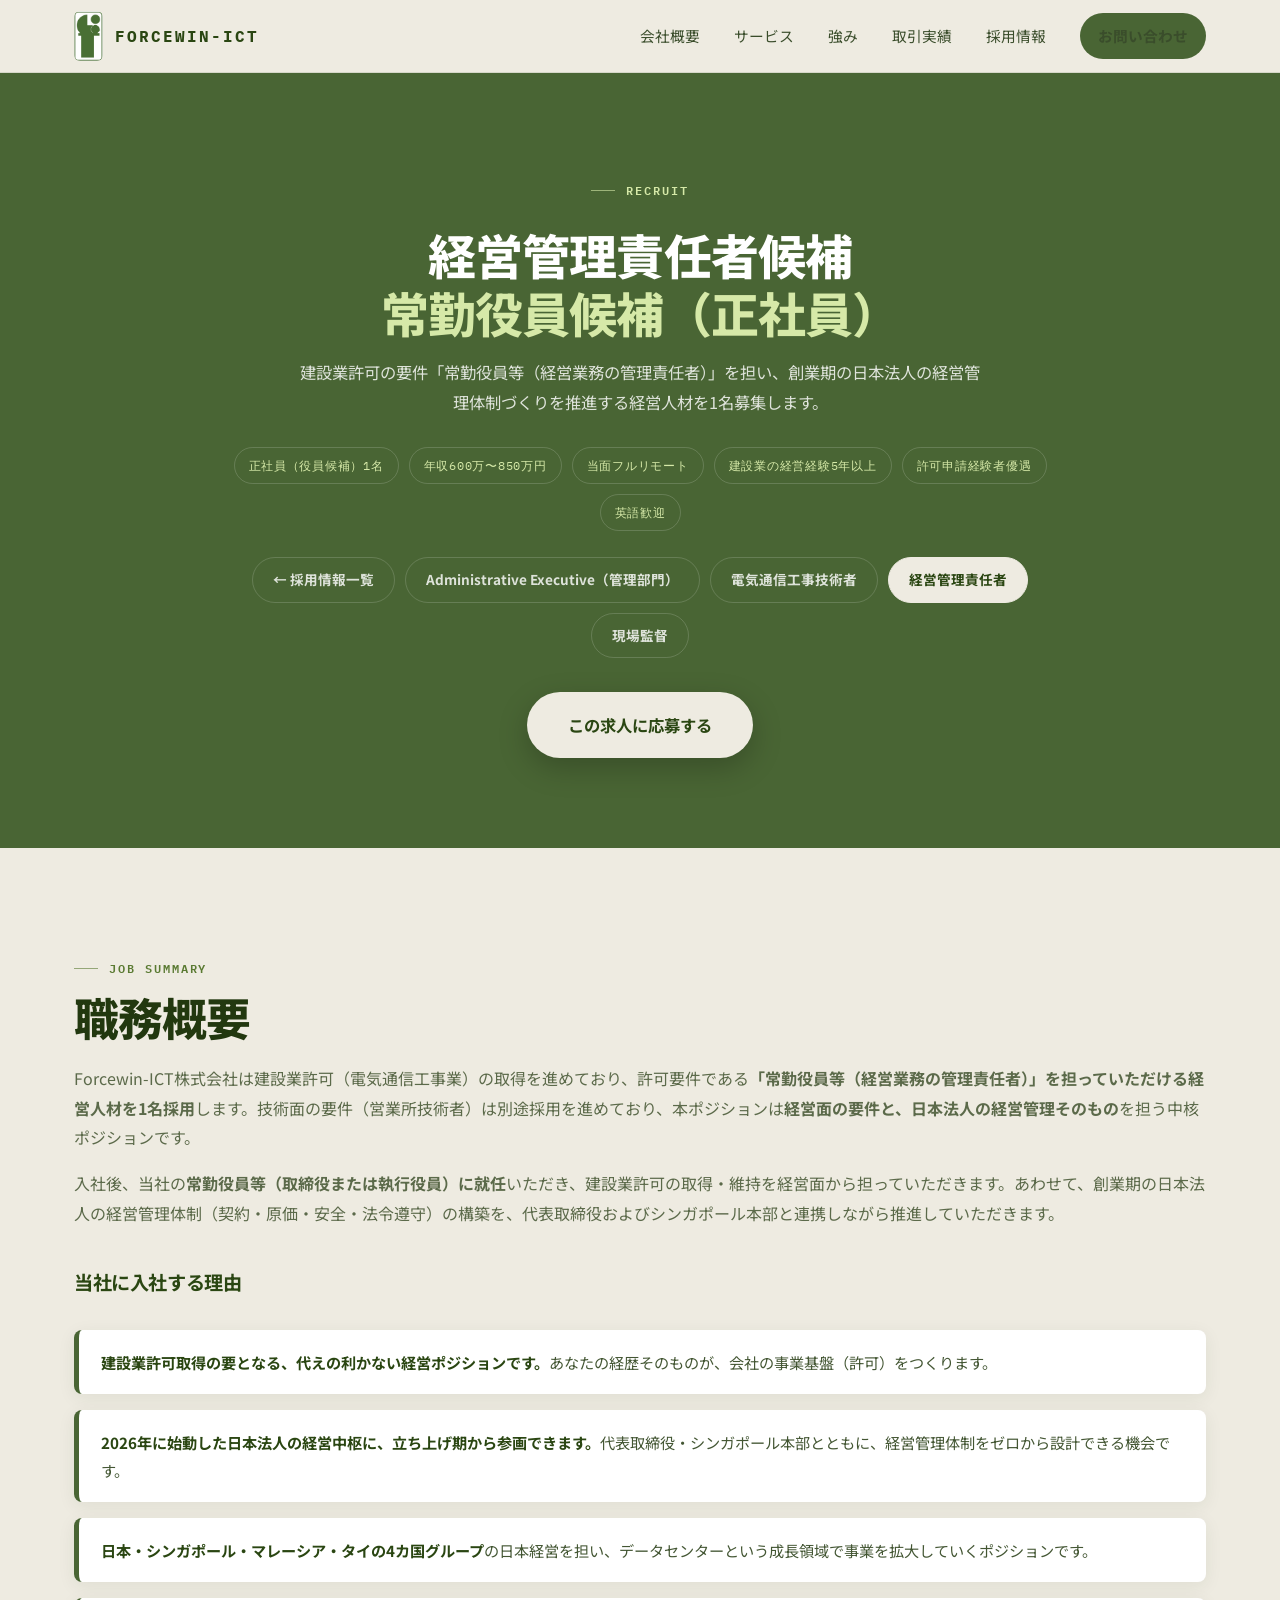
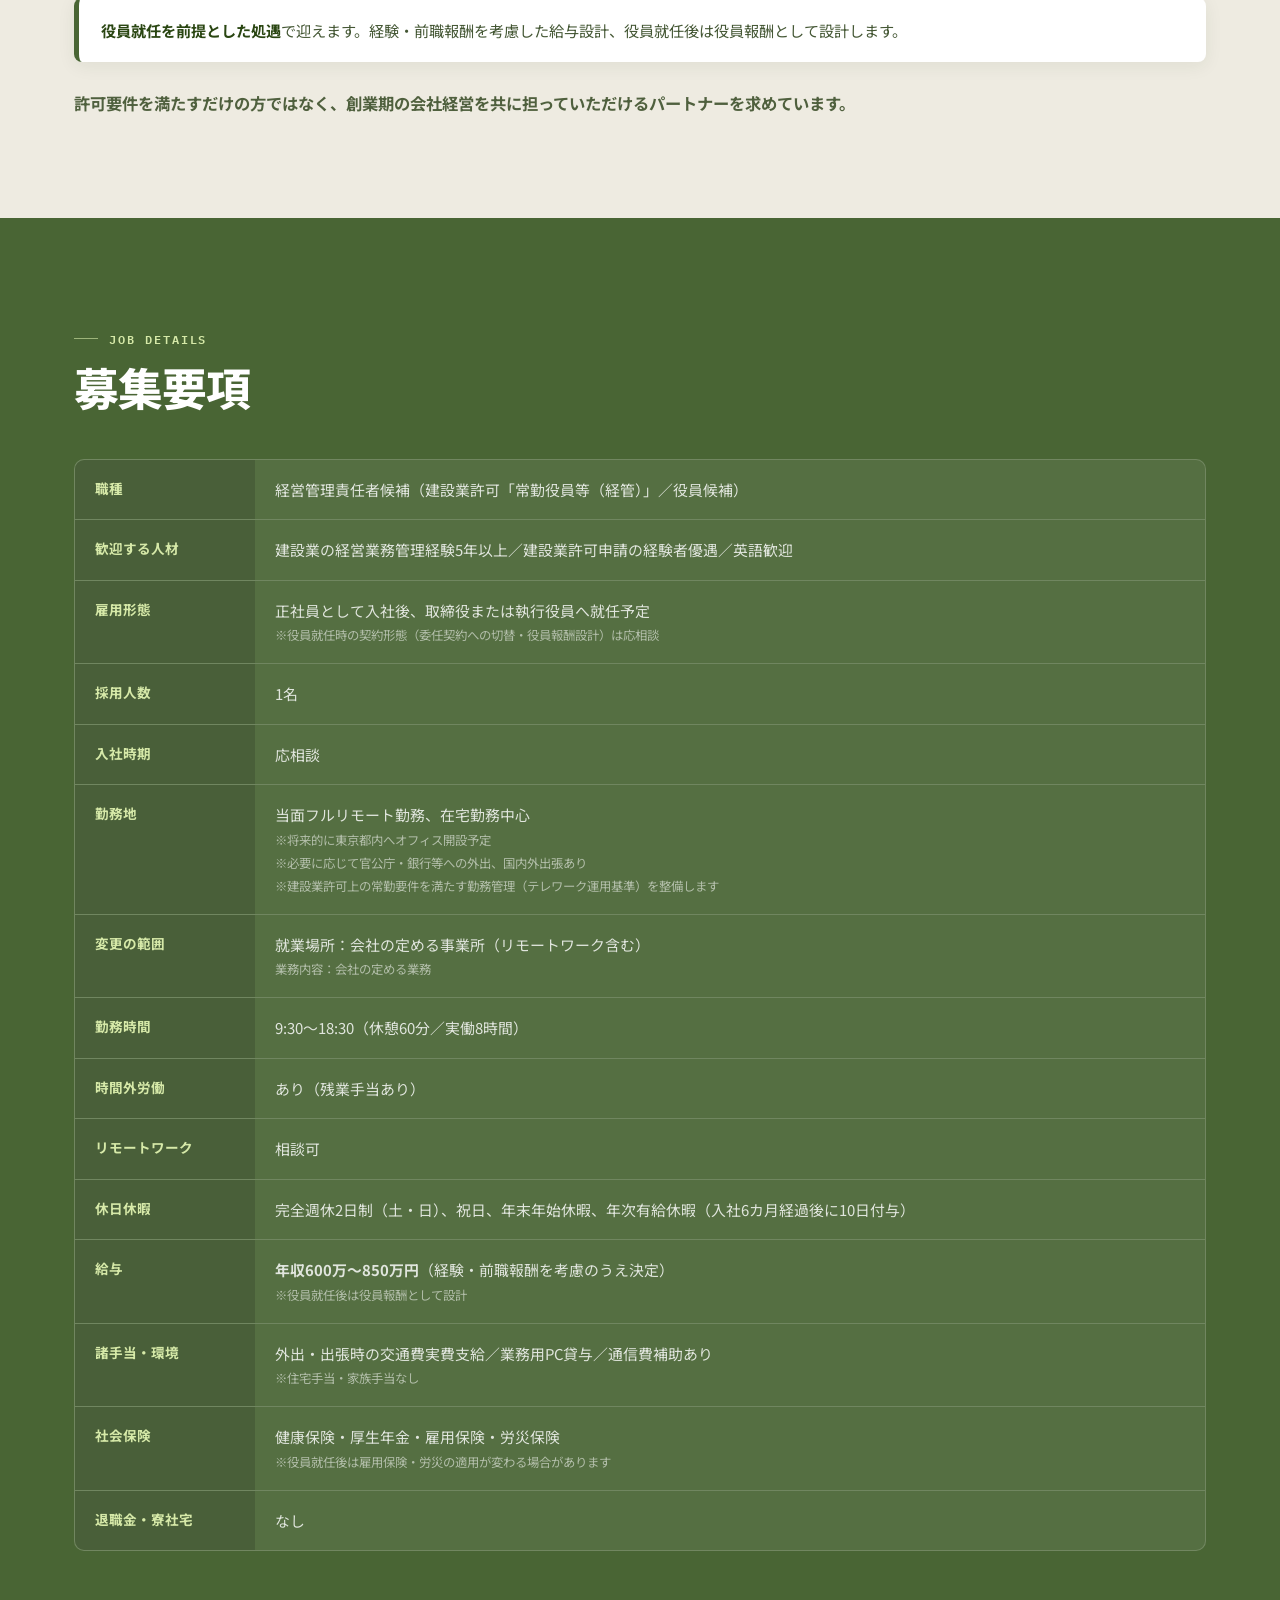
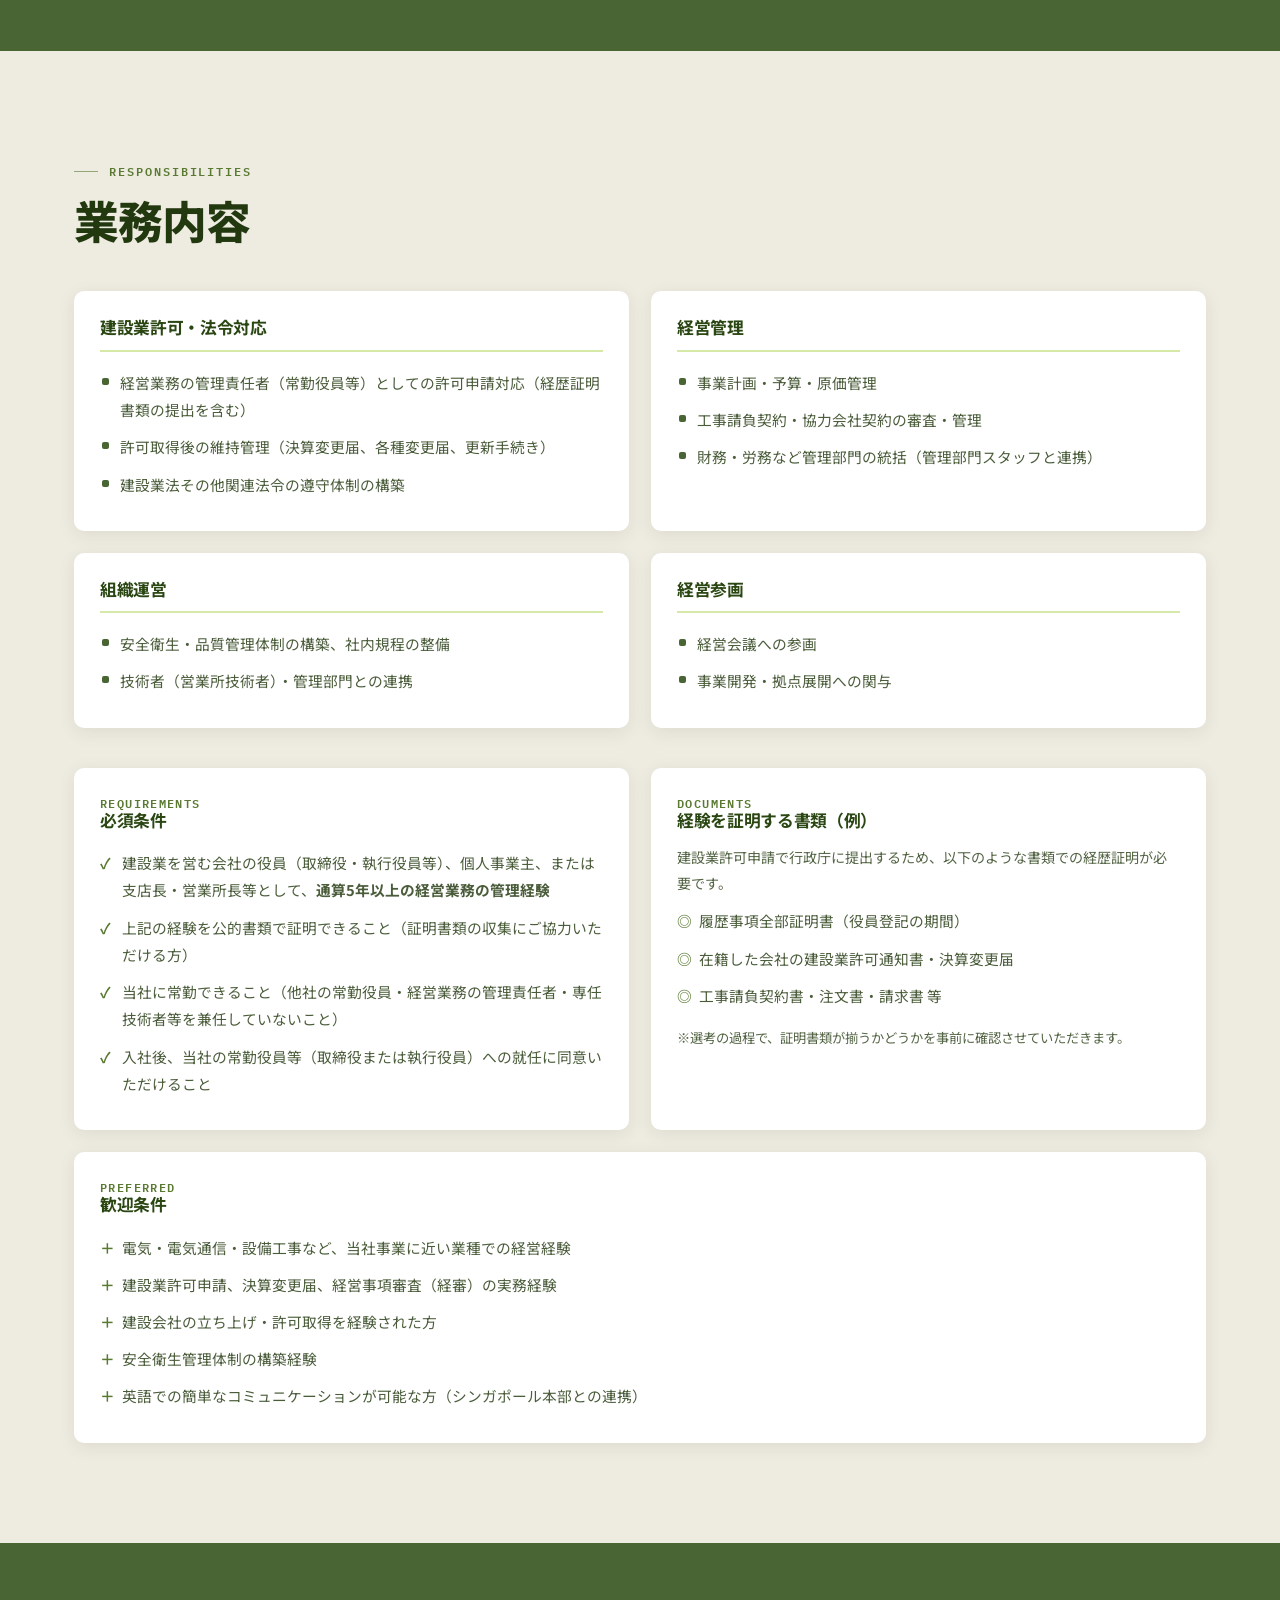
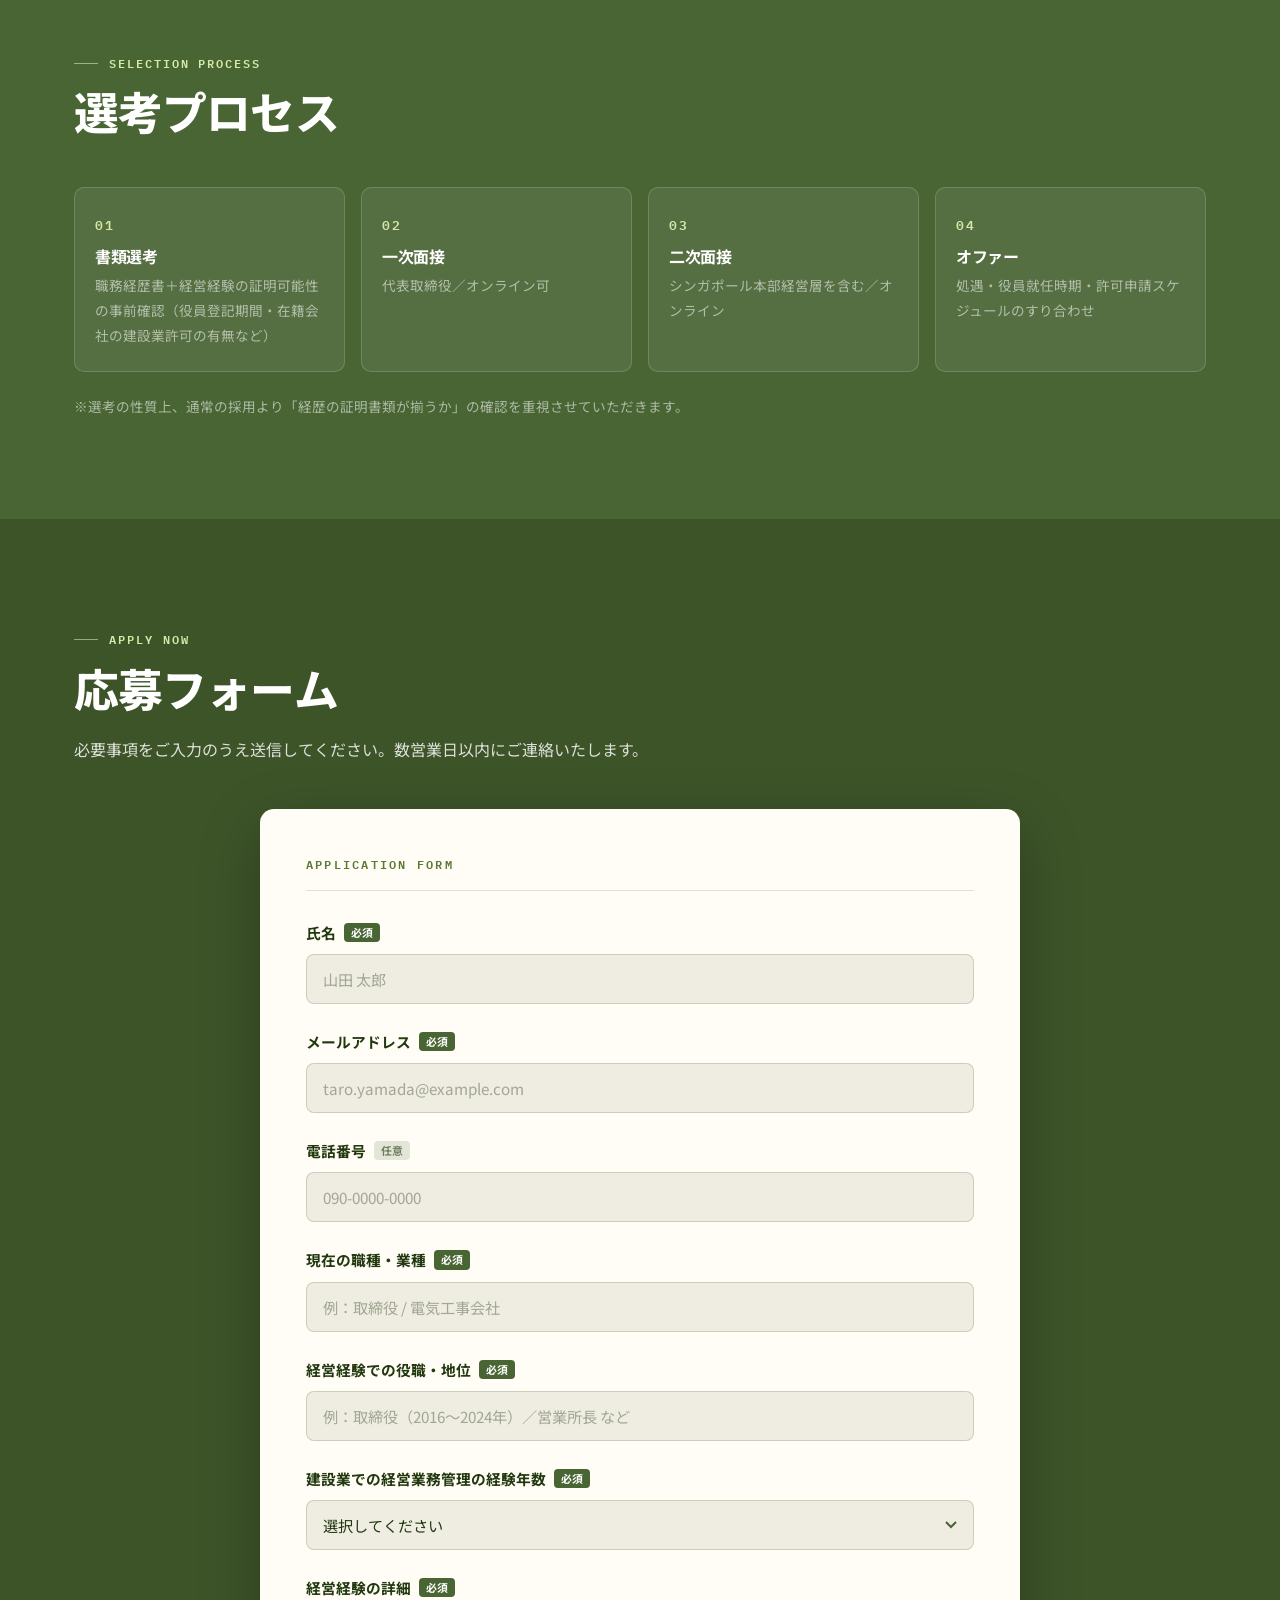
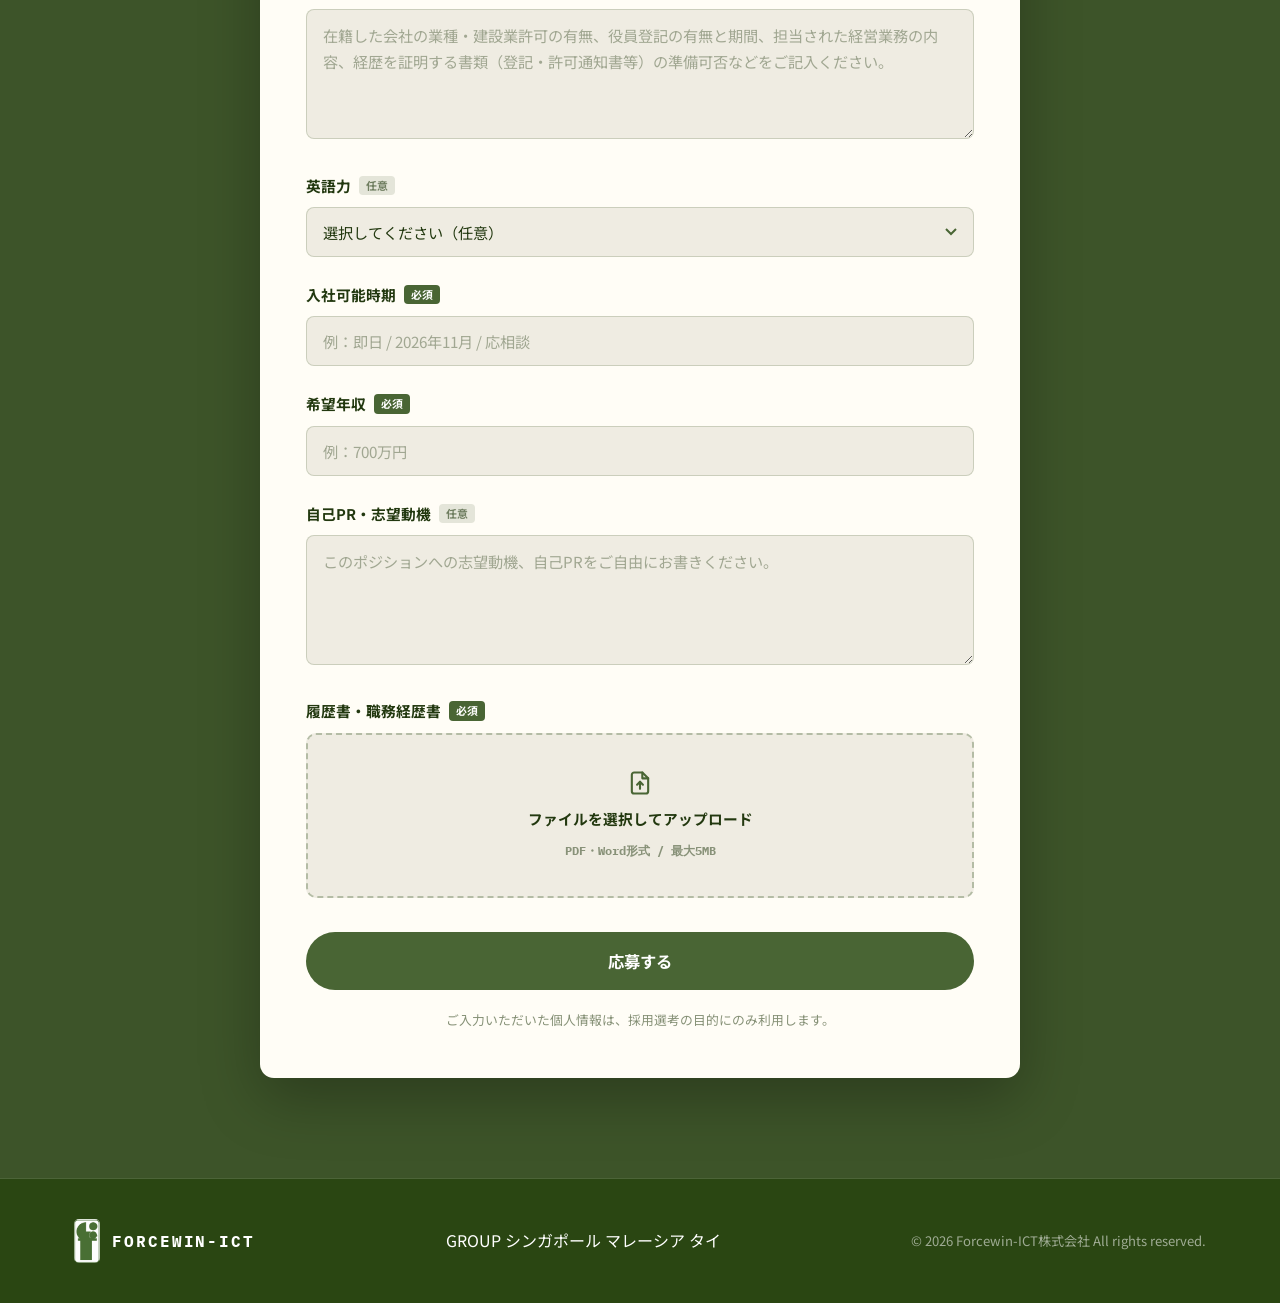
<file: docs/recruit/manager/index.html>
<!DOCTYPE html>
<html lang="ja">
<head>
<meta charset="UTF-8" />
<meta name="viewport" content="width=device-width, initial-scale=1.0" />
<title>採用情報｜経営管理責任者候補（常勤役員候補）募集 - Forcewin-ICT株式会社</title>
<meta name="description" content="Forcewin-ICT株式会社の採用情報。建設業許可の要件「常勤役員等（経営業務の管理責任者）」を担う経営管理責任者候補を募集します。建設業の経営業務管理経験5年以上。年収600万〜850万円。" />
<meta name="theme-color" content="#eeebe1" />
<link rel="icon" type="image/png" href="/assets/img/favicon.png" />

<!-- Open Graph -->
<meta property="og:type" content="website" />
<meta property="og:title" content="採用情報｜経営管理責任者候補（常勤役員候補）募集 - Forcewin-ICT株式会社" />
<meta property="og:description" content="建設業許可の要件「常勤役員等（経管）」を担う経営人材の募集。建設業の経営業務管理経験5年以上。" />
<meta property="og:url" content="https://forcewin-ict.jp/recruit/manager/" />

<link rel="preconnect" href="https://fonts.googleapis.com" />
<link rel="preconnect" href="https://fonts.gstatic.com" crossorigin />
<link href="https://fonts.googleapis.com/css2?family=Archivo:wght@600;700;800;900&family=IBM+Plex+Mono:wght@400;500;600&family=Noto+Sans+JP:wght@400;500;700;900&display=swap" rel="stylesheet" />
<link rel="stylesheet" href="/assets/css/styles.css" />
<style>
/* ===== recruit page local styles ===== */
.recruit-hero{position:relative;padding:170px 0 90px;overflow:hidden}
.recruit-hero .container{position:relative;max-width:880px;text-align:center}
.recruit-hero h1{font-size:clamp(1.7rem,4vw,3rem);margin:14px 0 10px}
.recruit-hero .lead{color:var(--ink-soft);max-width:680px;margin:0 auto 30px;font-size:1.02rem}
.hero-tags{display:flex;gap:10px;justify-content:center;flex-wrap:wrap;margin-bottom:26px}
.hero-tags span{
  font-family:var(--font-mono);font-size:.78rem;letter-spacing:.06em;
  border:1px solid var(--line);border-radius:999px;padding:6px 14px;color:var(--accent);
}

/* position switcher */
.pos-switch{display:flex;gap:10px;justify-content:center;flex-wrap:wrap;margin-bottom:34px}
.pos-switch a{
  font-size:.85rem;font-weight:700;border-radius:999px;padding:9px 20px;
  border:1px solid var(--line);color:var(--ink-soft);transition:border-color .2s,color .2s;
}
.pos-switch a:hover{border-color:var(--accent);color:var(--accent)}
.pos-switch a.current{background:var(--cream);color:var(--accent-ink);border-color:var(--cream)}

/* job table */
.job-table{display:grid;gap:0;border:1px solid var(--line);border-radius:var(--radius);overflow:hidden;background:var(--surface)}
.job-table>div{display:grid;grid-template-columns:180px 1fr;border-top:1px solid var(--line)}
.job-table>div:first-child{border-top:0}
.job-table dt{
  padding:16px 20px;font-size:.85rem;font-weight:700;color:var(--accent);
  background:rgba(0,0,0,.14);
}
.job-table dd{padding:16px 20px;font-size:.93rem;color:var(--ink-soft)}
.job-table dd small{display:block;color:var(--ink-dim)}

/* duties */
.duty-grid{display:grid;grid-template-columns:repeat(2,1fr);gap:22px;margin-top:40px}
.duty-card{background:#fff;border-radius:var(--radius);padding:28px 26px;box-shadow:0 4px 18px rgba(34,56,15,.08)}
.duty-card h3{color:#2a4612;margin-bottom:12px;padding-bottom:10px;border-bottom:2px solid #d6e9a8;font-size:1.05rem}
.duty-card ul{list-style:none}
.duty-card li{position:relative;padding:5px 0 5px 20px;font-size:.92rem;color:rgba(34,56,15,.82)}
.duty-card li::before{content:"";position:absolute;left:2px;top:14px;width:7px;height:7px;background:#496534;border-radius:2px}

/* requirement lists on cream */
.req-cols{display:grid;grid-template-columns:1fr 1fr;gap:22px;margin-top:40px}
.req-block{background:#fff;border-radius:var(--radius);padding:28px 26px;box-shadow:0 4px 18px rgba(34,56,15,.08)}
.req-block h3{color:#2a4612;margin-bottom:12px;font-size:1.05rem}
.req-block h3 small{font-family:var(--font-mono);font-weight:600;font-size:.72rem;letter-spacing:.12em;color:#5a7a32;display:block;margin-bottom:2px}
.req-block ul{list-style:none}
.req-block li{position:relative;padding:5px 0 5px 22px;font-size:.92rem;color:rgba(34,56,15,.82)}
.req-block li::before{content:"✓";position:absolute;left:0;top:5px;color:#5a7a32;font-weight:700}
.req-block.welcome li::before{content:"＋"}
.req-block.quals li::before{content:"◎"}
.req-note{margin-top:12px;font-size:.83rem;color:rgba(34,56,15,.6)}
.req-lead{font-size:.88rem;color:rgba(34,56,15,.7);margin-bottom:6px}

/* why join */
.why-list{list-style:none;margin-top:34px;display:grid;gap:16px}
.why-list li{
  background:#fff;border-left:5px solid #496534;border-radius:8px;
  padding:18px 22px;font-size:.95rem;color:rgba(34,56,15,.85);
  box-shadow:0 4px 18px rgba(34,56,15,.07);
}
.why-list li strong{color:#2a4612}
.partner-note{margin-top:26px;font-weight:700;color:#2a4612;font-size:1.02rem}

/* process */
.process-steps{display:grid;grid-template-columns:repeat(4,1fr);gap:16px;margin-top:44px;counter-reset:step}
.process-step{
  position:relative;background:var(--surface);border:1px solid var(--line);
  border-radius:var(--radius);padding:26px 20px 22px;counter-increment:step;
}
.process-step::before{
  content:"0" counter(step);font-family:var(--font-mono);font-weight:600;
  font-size:.8rem;letter-spacing:.14em;color:var(--accent);display:block;margin-bottom:10px;
}
.process-step h3{font-size:1rem;margin-bottom:6px}
.process-step p{font-size:.85rem;color:var(--ink-dim)}
.process-note{margin-top:22px;font-size:.85rem;color:var(--ink-dim)}

/* ===== application form ===== */
.apply-card{
  background:#fffdf6;border-radius:14px;max-width:760px;margin:44px auto 0;
  padding:44px 46px 46px;box-shadow:0 20px 60px rgba(0,0,0,.28);
}
.apply-card .form-label{
  font-family:var(--font-mono);font-size:.78rem;font-weight:600;letter-spacing:.18em;
  color:#5a7a32;text-transform:uppercase;display:block;padding-bottom:14px;
  border-bottom:1px solid rgba(73,101,52,.18);margin-bottom:28px;
}
.field{margin-bottom:24px}
.field>label{
  display:flex;align-items:center;gap:8px;font-size:.92rem;font-weight:700;
  color:#22380f;margin-bottom:8px;
}
.badge{
  font-size:.68rem;font-weight:700;border-radius:4px;padding:2px 7px;line-height:1.4;
}
.badge.req{background:#496534;color:#fff}
.badge.opt{background:rgba(34,56,15,.12);color:rgba(34,56,15,.6)}
.field input[type="text"],.field input[type="email"],.field input[type="tel"],
.field select,.field textarea{
  width:100%;font-family:var(--font-body);font-size:.95rem;color:#22380f;
  background:#efece2;border:1px solid rgba(73,101,52,.22);border-radius:8px;
  padding:13px 16px;transition:border-color .2s,box-shadow .2s;appearance:none;
}
.field select{
  background-image:url("data:image/svg+xml;utf8,<svg xmlns='http://www.w3.org/2000/svg' width='12' height='8'><path d='M1 1l5 5 5-5' fill='none' stroke='%23496534' stroke-width='2'/></svg>");
  background-repeat:no-repeat;background-position:right 16px center;
}
.field textarea{min-height:130px;resize:vertical;line-height:1.7}
.field input:focus,.field select:focus,.field textarea:focus{
  outline:none;border-color:#496534;box-shadow:0 0 0 3px rgba(214,233,168,.5);background:#fff;
}
.field input::placeholder,.field textarea::placeholder{color:rgba(34,56,15,.38)}

.file-drop{
  display:flex;flex-direction:column;align-items:center;justify-content:center;gap:6px;
  border:2px dashed rgba(73,101,52,.35);border-radius:10px;background:#efece2;
  padding:34px 20px;cursor:pointer;text-align:center;transition:border-color .2s,background .2s;
}
.file-drop:hover{border-color:#496534;background:#f5f2e8}
.file-drop svg{color:#496534}
.file-drop .fd-main{font-size:.92rem;font-weight:700;color:#22380f}
.file-drop .fd-sub{font-family:var(--font-mono);font-size:.75rem;color:rgba(34,56,15,.5)}
.file-drop input{display:none}
.file-drop.has-file{border-style:solid;border-color:#496534;background:#f2f6e6}

.submit-btn{
  display:block;width:100%;margin-top:34px;border:0;cursor:pointer;
  background:#496534;color:#fff;font-family:var(--font-body);font-weight:700;font-size:1.02rem;
  padding:17px;border-radius:999px;transition:transform .2s,background .2s,box-shadow .2s;
}
.submit-btn:hover{background:#3a5320;transform:translateY(-2px);box-shadow:0 12px 30px rgba(0,0,0,.25)}
.submit-btn:disabled{opacity:.7;cursor:default;transform:none;box-shadow:none}
.privacy-note{margin-top:18px;font-size:.8rem;color:rgba(34,56,15,.55);text-align:center}

@media (max-width:860px){
  .duty-grid,.req-cols{grid-template-columns:1fr}
  .process-steps{grid-template-columns:1fr 1fr}
  .job-table>div{grid-template-columns:1fr}
  .job-table dt{padding:12px 20px 4px;background:rgba(0,0,0,.14)}
  .job-table dd{padding:10px 20px 14px}
  .apply-card{padding:34px 24px 38px}
}
</style>
</head>
<body>

<!-- Header -->
<header class="site-header" id="siteHeader">
  <div class="container header-inner">
    <a href="/" class="brand" aria-label="Forcewin-ICT株式会社 ホーム">
      <img class="brand-logo" src="/assets/img/logo.png" alt="" aria-hidden="true" />
      <span class="brand-text">FORCEWIN-ICT</span>
    </a>
    <nav class="nav" aria-label="メインナビゲーション">
      <a href="/#about">会社概要</a>
      <a href="/#services">サービス</a>
      <a href="/#strengths">強み</a>
      <a href="/#clients">取引実績</a>
      <a href="/recruit/">採用情報</a>
      <a href="/#contact" class="nav-cta">お問い合わせ</a>
    </nav>
    <button class="menu-toggle" id="menuToggle" aria-label="メニューを開く" aria-expanded="false">
      <span></span><span></span><span></span>
    </button>
  </div>
  <nav class="mobile-nav" id="mobileNav" aria-label="モバイルナビゲーション">
    <a href="/#about">会社概要</a>
    <a href="/#services">サービス</a>
    <a href="/#strengths">強み</a>
    <a href="/#clients">取引実績</a>
    <a href="/recruit/">採用情報</a>
    <a href="/#contact">お問い合わせ</a>
  </nav>
</header>

<main id="top">

  <!-- Hero -->
  <section class="recruit-hero">
    <div class="container">
      <p class="section-label">Recruit</p>
      <h1>経営管理責任者候補<br><span class="accent">常勤役員候補（正社員）</span></h1>
      <p class="lead">建設業許可の要件「常勤役員等（経営業務の管理責任者）」を担い、創業期の日本法人の経営管理体制づくりを推進する経営人材を1名募集します。</p>
      <div class="hero-tags">
        <span>正社員（役員候補）1名</span><span>年収600万〜850万円</span><span>当面フルリモート</span><span>建設業の経営経験5年以上</span><span>許可申請経験者優遇</span><span>英語歓迎</span>
      </div>
      <div class="pos-switch">
        <a href="/recruit/">← 採用情報一覧</a>
        <a href="/recruit/admin/">Administrative Executive（管理部門）</a>
        <a href="/recruit/engineer/">電気通信工事技術者</a>
        <a href="/recruit/manager/" class="current">経営管理責任者</a>
        <a href="/recruit/site-manager/">現場監督</a>
      </div>
      <a href="#apply" class="btn btn-primary btn-lg">この求人に応募する</a>
    </div>
  </section>

  <!-- Position -->
  <section class="section section-cream" id="position">
    <div class="container">
      <div class="reveal">
        <p class="section-label">Job Summary</p>
        <h2>職務概要</h2>
        <p class="section-sub">Forcewin-ICT株式会社は建設業許可（電気通信工事業）の取得を進めており、許可要件である<strong>「常勤役員等（経営業務の管理責任者）」を担っていただける経営人材を1名採用</strong>します。技術面の要件（営業所技術者）は別途採用を進めており、本ポジションは<strong>経営面の要件と、日本法人の経営管理そのもの</strong>を担う中核ポジションです。</p>
        <p class="section-sub">入社後、当社の<strong>常勤役員等（取締役または執行役員）に就任</strong>いただき、建設業許可の取得・維持を経営面から担っていただきます。あわせて、創業期の日本法人の経営管理体制（契約・原価・安全・法令遵守）の構築を、代表取締役およびシンガポール本部と連携しながら推進していただきます。</p>
      </div>
      <div class="reveal">
        <h3 style="margin-top:44px;color:#2a4612;font-size:1.2rem">当社に入社する理由</h3>
        <ul class="why-list">
          <li><strong>建設業許可取得の要となる、代えの利かない経営ポジションです。</strong>あなたの経歴そのものが、会社の事業基盤（許可）をつくります。</li>
          <li><strong>2026年に始動した日本法人の経営中枢に、立ち上げ期から参画できます。</strong>代表取締役・シンガポール本部とともに、経営管理体制をゼロから設計できる機会です。</li>
          <li><strong>日本・シンガポール・マレーシア・タイの4カ国グループ</strong>の日本経営を担い、データセンターという成長領域で事業を拡大していくポジションです。</li>
          <li><strong>役員就任を前提とした処遇</strong>で迎えます。経験・前職報酬を考慮した給与設計、役員就任後は役員報酬として設計します。</li>
        </ul>
        <p class="partner-note">許可要件を満たすだけの方ではなく、創業期の会社経営を共に担っていただけるパートナーを求めています。</p>
      </div>
    </div>
  </section>

  <!-- Outline -->
  <section class="section" id="outline">
    <div class="container">
      <div class="reveal">
        <p class="section-label">Job Details</p>
        <h2>募集要項</h2>
      </div>
      <dl class="job-table reveal" style="margin-top:40px">
        <div><dt>職種</dt><dd>経営管理責任者候補（建設業許可「常勤役員等（経管）」／役員候補）</dd></div>
        <div><dt>歓迎する人材</dt><dd>建設業の経営業務管理経験5年以上／建設業許可申請の経験者優遇／英語歓迎</dd></div>
        <div><dt>雇用形態</dt><dd>正社員として入社後、取締役または執行役員へ就任予定<small>※役員就任時の契約形態（委任契約への切替・役員報酬設計）は応相談</small></dd></div>
        <div><dt>採用人数</dt><dd>1名</dd></div>
        <div><dt>入社時期</dt><dd>応相談</dd></div>
        <div><dt>勤務地</dt><dd>当面フルリモート勤務、在宅勤務中心<small>※将来的に東京都内へオフィス開設予定</small><small>※必要に応じて官公庁・銀行等への外出、国内外出張あり</small><small>※建設業許可上の常勤要件を満たす勤務管理（テレワーク運用基準）を整備します</small></dd></div>
        <div><dt>変更の範囲</dt><dd>就業場所：会社の定める事業所（リモートワーク含む）<small>業務内容：会社の定める業務</small></dd></div>
        <div><dt>勤務時間</dt><dd>9:30〜18:30（休憩60分／実働8時間）</dd></div>
        <div><dt>時間外労働</dt><dd>あり（残業手当あり）</dd></div>
        <div><dt>リモートワーク</dt><dd>相談可</dd></div>
        <div><dt>休日休暇</dt><dd>完全週休2日制（土・日）、祝日、年末年始休暇、年次有給休暇（入社6カ月経過後に10日付与）</dd></div>
        <div><dt>給与</dt><dd><strong>年収600万〜850万円</strong>（経験・前職報酬を考慮のうえ決定）<small>※役員就任後は役員報酬として設計</small></dd></div>
        <div><dt>諸手当・環境</dt><dd>外出・出張時の交通費実費支給／業務用PC貸与／通信費補助あり<small>※住宅手当・家族手当なし</small></dd></div>
        <div><dt>社会保険</dt><dd>健康保険・厚生年金・雇用保険・労災保険<small>※役員就任後は雇用保険・労災の適用が変わる場合があります</small></dd></div>
        <div><dt>退職金・寮社宅</dt><dd>なし</dd></div>
      </dl>
    </div>
  </section>

  <!-- Work & Requirements -->
  <section class="section section-cream" id="work">
    <div class="container">
      <div class="reveal">
        <p class="section-label">Responsibilities</p>
        <h2>業務内容</h2>
      </div>
      <div class="duty-grid">
        <div class="duty-card reveal">
          <h3>建設業許可・法令対応</h3>
          <ul>
            <li>経営業務の管理責任者（常勤役員等）としての許可申請対応（経歴証明書類の提出を含む）</li>
            <li>許可取得後の維持管理（決算変更届、各種変更届、更新手続き）</li>
            <li>建設業法その他関連法令の遵守体制の構築</li>
          </ul>
        </div>
        <div class="duty-card reveal">
          <h3>経営管理</h3>
          <ul>
            <li>事業計画・予算・原価管理</li>
            <li>工事請負契約・協力会社契約の審査・管理</li>
            <li>財務・労務など管理部門の統括（管理部門スタッフと連携）</li>
          </ul>
        </div>
        <div class="duty-card reveal">
          <h3>組織運営</h3>
          <ul>
            <li>安全衛生・品質管理体制の構築、社内規程の整備</li>
            <li>技術者（営業所技術者）・管理部門との連携</li>
          </ul>
        </div>
        <div class="duty-card reveal">
          <h3>経営参画</h3>
          <ul>
            <li>経営会議への参画</li>
            <li>事業開発・拠点展開への関与</li>
          </ul>
        </div>
      </div>

      <div class="req-cols">
        <div class="req-block reveal">
          <h3><small>REQUIREMENTS</small>必須条件</h3>
          <ul>
            <li>建設業を営む会社の役員（取締役・執行役員等）、個人事業主、または支店長・営業所長等として、<strong>通算5年以上の経営業務の管理経験</strong></li>
            <li>上記の経験を公的書類で証明できること（証明書類の収集にご協力いただける方）</li>
            <li>当社に常勤できること（他社の常勤役員・経営業務の管理責任者・専任技術者等を兼任していないこと）</li>
            <li>入社後、当社の常勤役員等（取締役または執行役員）への就任に同意いただけること</li>
          </ul>
        </div>
        <div class="req-block quals reveal">
          <h3><small>DOCUMENTS</small>経験を証明する書類（例）</h3>
          <p class="req-lead">建設業許可申請で行政庁に提出するため、以下のような書類での経歴証明が必要です。</p>
          <ul>
            <li>履歴事項全部証明書（役員登記の期間）</li>
            <li>在籍した会社の建設業許可通知書・決算変更届</li>
            <li>工事請負契約書・注文書・請求書 等</li>
          </ul>
          <p class="req-note">※選考の過程で、証明書類が揃うかどうかを事前に確認させていただきます。</p>
        </div>
      </div>
      <div class="req-block welcome reveal" style="margin-top:22px">
        <h3><small>PREFERRED</small>歓迎条件</h3>
        <ul>
          <li>電気・電気通信・設備工事など、当社事業に近い業種での経営経験</li>
          <li>建設業許可申請、決算変更届、経営事項審査（経審）の実務経験</li>
          <li>建設会社の立ち上げ・許可取得を経験された方</li>
          <li>安全衛生管理体制の構築経験</li>
          <li>英語での簡単なコミュニケーションが可能な方（シンガポール本部との連携）</li>
        </ul>
      </div>
    </div>
  </section>

  <!-- Process -->
  <section class="section" id="process">
    <div class="container">
      <div class="reveal">
        <p class="section-label">Selection Process</p>
        <h2>選考プロセス</h2>
      </div>
      <div class="process-steps">
        <div class="process-step reveal"><h3>書類選考</h3><p>職務経歴書＋経営経験の証明可能性の事前確認（役員登記期間・在籍会社の建設業許可の有無など）</p></div>
        <div class="process-step reveal"><h3>一次面接</h3><p>代表取締役／オンライン可</p></div>
        <div class="process-step reveal"><h3>二次面接</h3><p>シンガポール本部経営層を含む／オンライン</p></div>
        <div class="process-step reveal"><h3>オファー</h3><p>処遇・役員就任時期・許可申請スケジュールのすり合わせ</p></div>
      </div>
      <p class="process-note">※選考の性質上、通常の採用より「経歴の証明書類が揃うか」の確認を重視させていただきます。</p>
    </div>
  </section>

  <!-- Apply -->
  <section class="section section-dark" id="apply">
    <div class="container">
      <div class="reveal">
        <p class="section-label">Apply Now</p>
        <h2>応募フォーム</h2>
        <p class="section-sub">必要事項をご入力のうえ送信してください。数営業日以内にご連絡いたします。</p>
      </div>

      <form class="apply-card reveal" id="applyForm">
        <span class="form-label">Application Form</span>

        <!-- 応募データは自社(Google Workspace)環境で直接処理されます（外部フォームサービス不使用） -->
        <input type="text" name="_honey" id="honeyField" style="display:none" tabindex="-1" autocomplete="off" />

        <div class="field">
          <label for="f-name">氏名 <span class="badge req">必須</span></label>
          <input type="text" id="f-name" name="氏名" placeholder="山田 太郎" required />
        </div>

        <div class="field">
          <label for="f-email">メールアドレス <span class="badge req">必須</span></label>
          <input type="email" id="f-email" name="メールアドレス" placeholder="taro.yamada@example.com" required />
        </div>

        <div class="field">
          <label for="f-tel">電話番号 <span class="badge opt">任意</span></label>
          <input type="tel" id="f-tel" name="電話番号" placeholder="090-0000-0000" />
        </div>

        <div class="field">
          <label for="f-job">現在の職種・業種 <span class="badge req">必須</span></label>
          <input type="text" id="f-job" name="現在の職種・業種" placeholder="例：取締役 / 電気工事会社" required />
        </div>

        <div class="field">
          <label for="f-quals">経営経験での役職・地位 <span class="badge req">必須</span></label>
          <input type="text" id="f-quals" name="保有資格" placeholder="例：取締役（2016〜2024年）／営業所長 など" required />
        </div>

        <div class="field">
          <label for="f-years">建設業での経営業務管理の経験年数 <span class="badge req">必須</span></label>
          <select id="f-years" name="経験年数" required>
            <option value="" selected disabled>選択してください</option>
            <option>5年未満</option>
            <option>5〜7年</option>
            <option>7〜10年</option>
            <option>10〜20年</option>
            <option>20年以上</option>
          </select>
        </div>

        <div class="field">
          <label for="f-detail">経営経験の詳細 <span class="badge req">必須</span></label>
          <textarea id="f-detail" name="経験詳細" placeholder="在籍した会社の業種・建設業許可の有無、役員登記の有無と期間、担当された経営業務の内容、経歴を証明する書類（登記・許可通知書等）の準備可否などをご記入ください。" required></textarea>
        </div>

        <div class="field">
          <label for="f-english">英語力 <span class="badge opt">任意</span></label>
          <select id="f-english" name="英語力">
            <option value="" selected>選択してください（任意）</option>
            <option>不問レベル（ほぼ使えない）</option>
            <option>簡単なコミュニケーションが可能</option>
            <option>ビジネスレベル</option>
          </select>
        </div>

        <div class="field">
          <label for="f-start">入社可能時期 <span class="badge req">必須</span></label>
          <input type="text" id="f-start" name="入社可能時期" placeholder="例：即日 / 2026年11月 / 応相談" required />
        </div>

        <div class="field">
          <label for="f-salary">希望年収 <span class="badge req">必須</span></label>
          <input type="text" id="f-salary" name="希望年収" placeholder="例：700万円" required />
        </div>

        <div class="field">
          <label for="f-pr">自己PR・志望動機 <span class="badge opt">任意</span></label>
          <textarea id="f-pr" name="自己PR・志望動機" placeholder="このポジションへの志望動機、自己PRをご自由にお書きください。"></textarea>
        </div>

        <div class="field">
          <label for="f-file">履歴書・職務経歴書 <span class="badge req">必須</span></label>
          <label class="file-drop" id="fileDrop">
            <svg width="28" height="28" viewBox="0 0 24 24" fill="none" stroke="currentColor" stroke-width="1.8" stroke-linecap="round" stroke-linejoin="round" aria-hidden="true">
              <path d="M14 3v5h5" /><path d="M14 3H7a2 2 0 0 0-2 2v14a2 2 0 0 0 2 2h10a2 2 0 0 0 2-2V8z" /><path d="M12 11v6" /><path d="M9.5 13.5 12 11l2.5 2.5" />
            </svg>
            <span class="fd-main" id="fdMain">ファイルを選択してアップロード</span>
            <span class="fd-sub">PDF・Word形式 / 最大5MB</span>
            <input type="file" id="f-file" name="attachment" accept=".pdf,.doc,.docx" required />
          </label>
        </div>

        <button type="submit" class="submit-btn" id="submitBtn">応募する</button>
        <p class="privacy-note">ご入力いただいた個人情報は、採用選考の目的にのみ利用します。</p>
      </form>
    </div>
  </section>

</main>

<!-- Footer -->
<footer class="site-footer">
  <div class="container footer-inner">
    <div class="brand brand-footer">
      <img class="brand-logo brand-logo-sm" src="/assets/img/logo.png" alt="" aria-hidden="true" />
      <span class="brand-text">FORCEWIN-ICT</span>
    </div>
    <nav class="footer-sites" aria-label="海外グループサイト">
      <span class="footer-sites-label">GROUP</span>
      <a href="https://forcewin.com.sg/" target="_blank" rel="noopener">シンガポール</a>
      <a href="https://forcewin.com.my/" target="_blank" rel="noopener">マレーシア</a>
      <a href="https://forcewin-network.co.th/" target="_blank" rel="noopener">タイ</a>
    </nav>
    <p class="copyright">© <span id="year"></span> Forcewin-ICT株式会社 All rights reserved.</p>
  </div>
</footer>

<script src="/assets/js/script.js"></script>
<script>
// 選択したファイル名を表示
(function(){
  var input = document.getElementById("f-file");
  var drop = document.getElementById("fileDrop");
  var main = document.getElementById("fdMain");
  if (!input) return;
  input.addEventListener("change", function(){
    if (input.files && input.files.length){
      var f = input.files[0];
      if (f.size > 5 * 1024 * 1024){
        alert("ファイルサイズは5MB以下にしてください。");
        input.value = "";
        drop.classList.remove("has-file");
        main.textContent = "ファイルを選択してアップロード";
        return;
      }
      main.textContent = f.name;
      drop.classList.add("has-file");
    }
  });
})();

// 応募送信：自社Google Apps Scriptへ直接送信（履歴書はbase64で添付）
(function(){
  var ENDPOINT = "https://script.google.com/macros/s/AKfycbw1qkSjvnu3mIG3F7jpgONtDwq1US0g-QMdDNJ29eEXt5SWavoRa1fmku0p7W8ROP7MUg/exec";
  var POSITION = "経営管理責任者候補（経管／役員候補）";
  var form = document.getElementById("applyForm");
  var btn = document.getElementById("submitBtn");
  if (!form || !btn) return;

  function val(id){ var el = document.getElementById(id); return el ? el.value : ""; }
  function fail(msg){
    alert(msg);
    btn.disabled = false;
    btn.textContent = "応募する";
  }

  form.addEventListener("submit", function(ev){
    ev.preventDefault();

    var fileInput = document.getElementById("f-file");
    var file = fileInput.files && fileInput.files[0];
    if (!file){
      alert("履歴書・職務経歴書のファイルを選択してください。");
      return;
    }

    btn.disabled = true;
    btn.textContent = "送信中...";

    var reader = new FileReader();
    reader.onerror = function(){ fail("ファイルの読み込みに失敗しました。もう一度お試しください。"); };
    reader.onload = function(){
      var base64 = String(reader.result).split(",")[1] || "";
      var payload = {
        "応募職種": POSITION,
        "氏名": val("f-name"),
        "メールアドレス": val("f-email"),
        "電話番号": val("f-tel"),
        "現在の職種・業種": val("f-job"),
        "保有資格": val("f-quals"),
        "経験年数": val("f-years"),
        "経験詳細": val("f-detail"),
        "英語力": val("f-english"),
        "入社可能時期": val("f-start"),
        "希望年収": val("f-salary"),
        "自己PR・志望動機": val("f-pr"),
        "_honey": document.getElementById("honeyField").value,
        "fileName": file.name,
        "fileMime": file.type,
        "fileData": base64
      };
      fetch(ENDPOINT, { method: "POST", body: JSON.stringify(payload) })
        .then(function(r){ return r.json(); })
        .then(function(res){
          if (res && res.ok){ window.location.href = "/recruit/thanks.html"; }
          else { fail("送信に失敗しました：" + (res && res.error ? res.error : "不明なエラー") + "。時間をおいて再度お試しください。"); }
        })
        .catch(function(){ fail("通信エラーが発生しました。時間をおいて再度お試しください。"); });
    };
    reader.readAsDataURL(file);
  });
})();
</script>
</body>
</html>
</file>
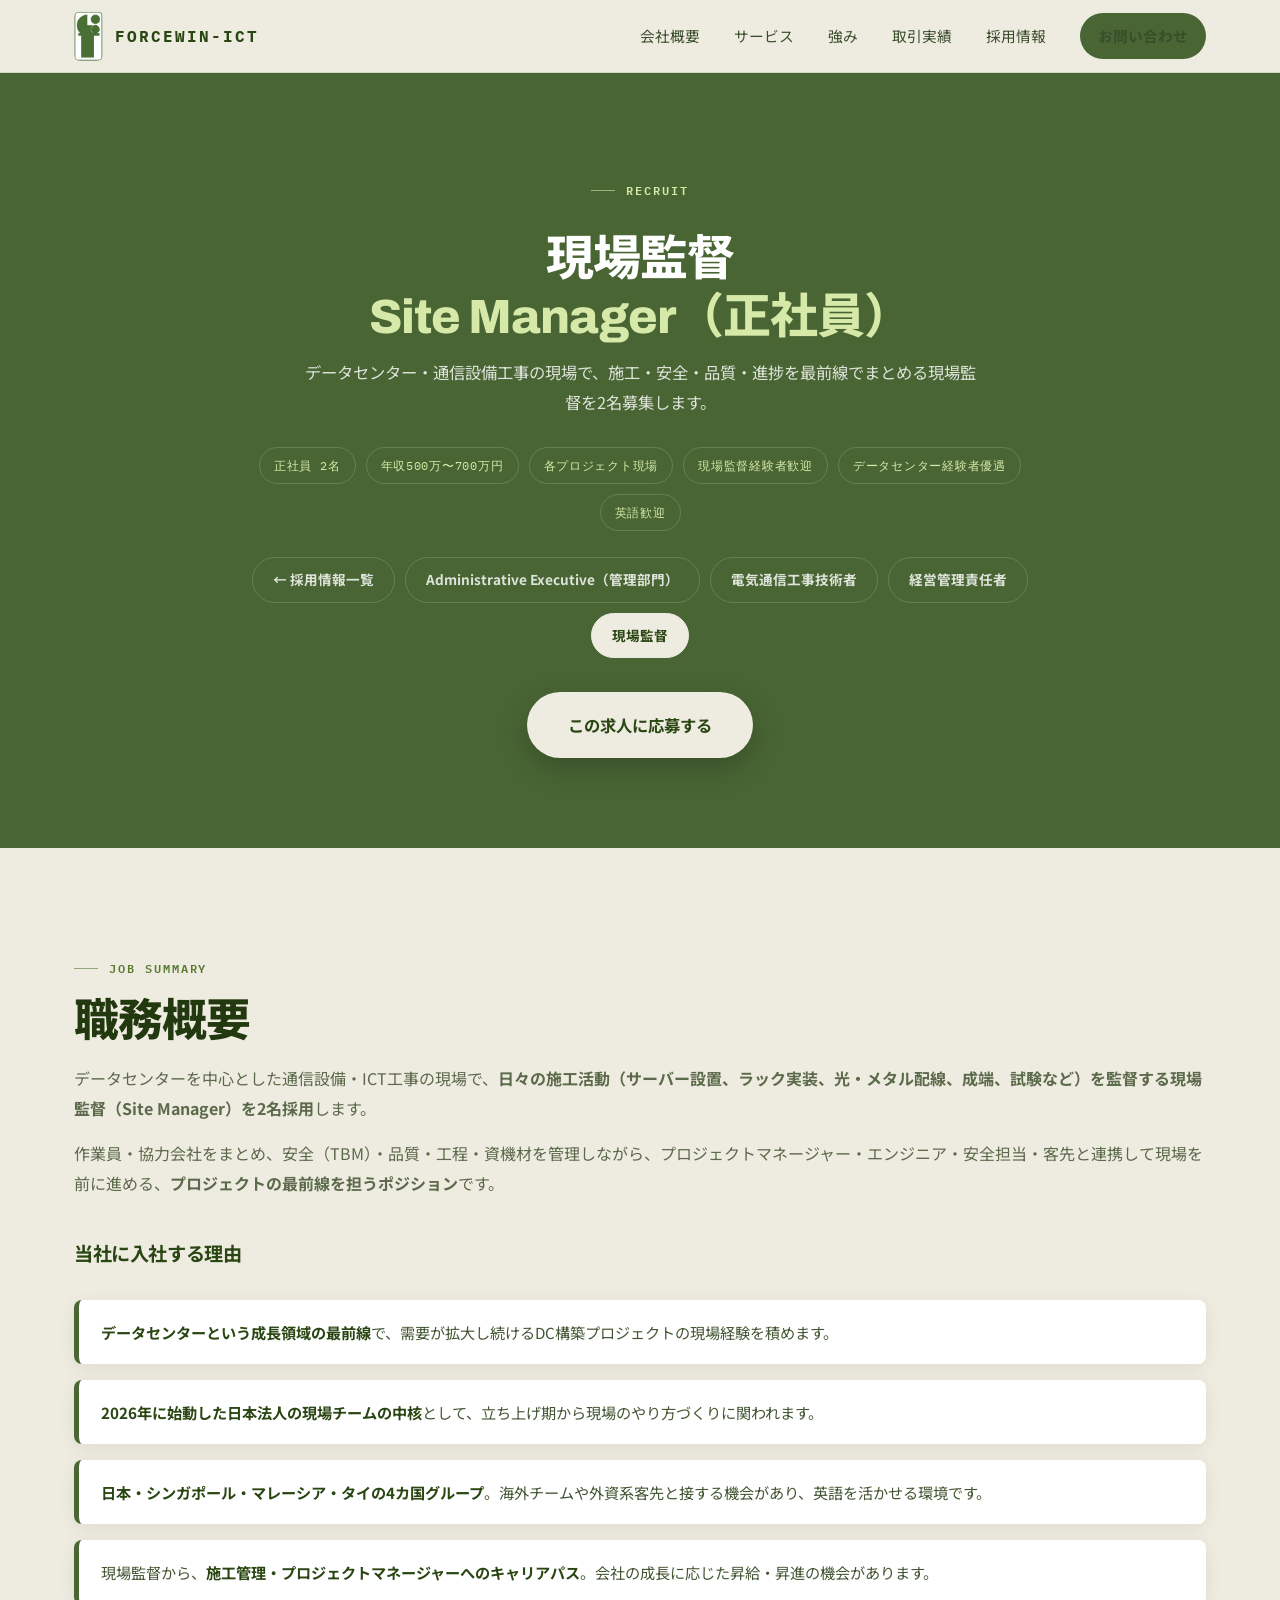
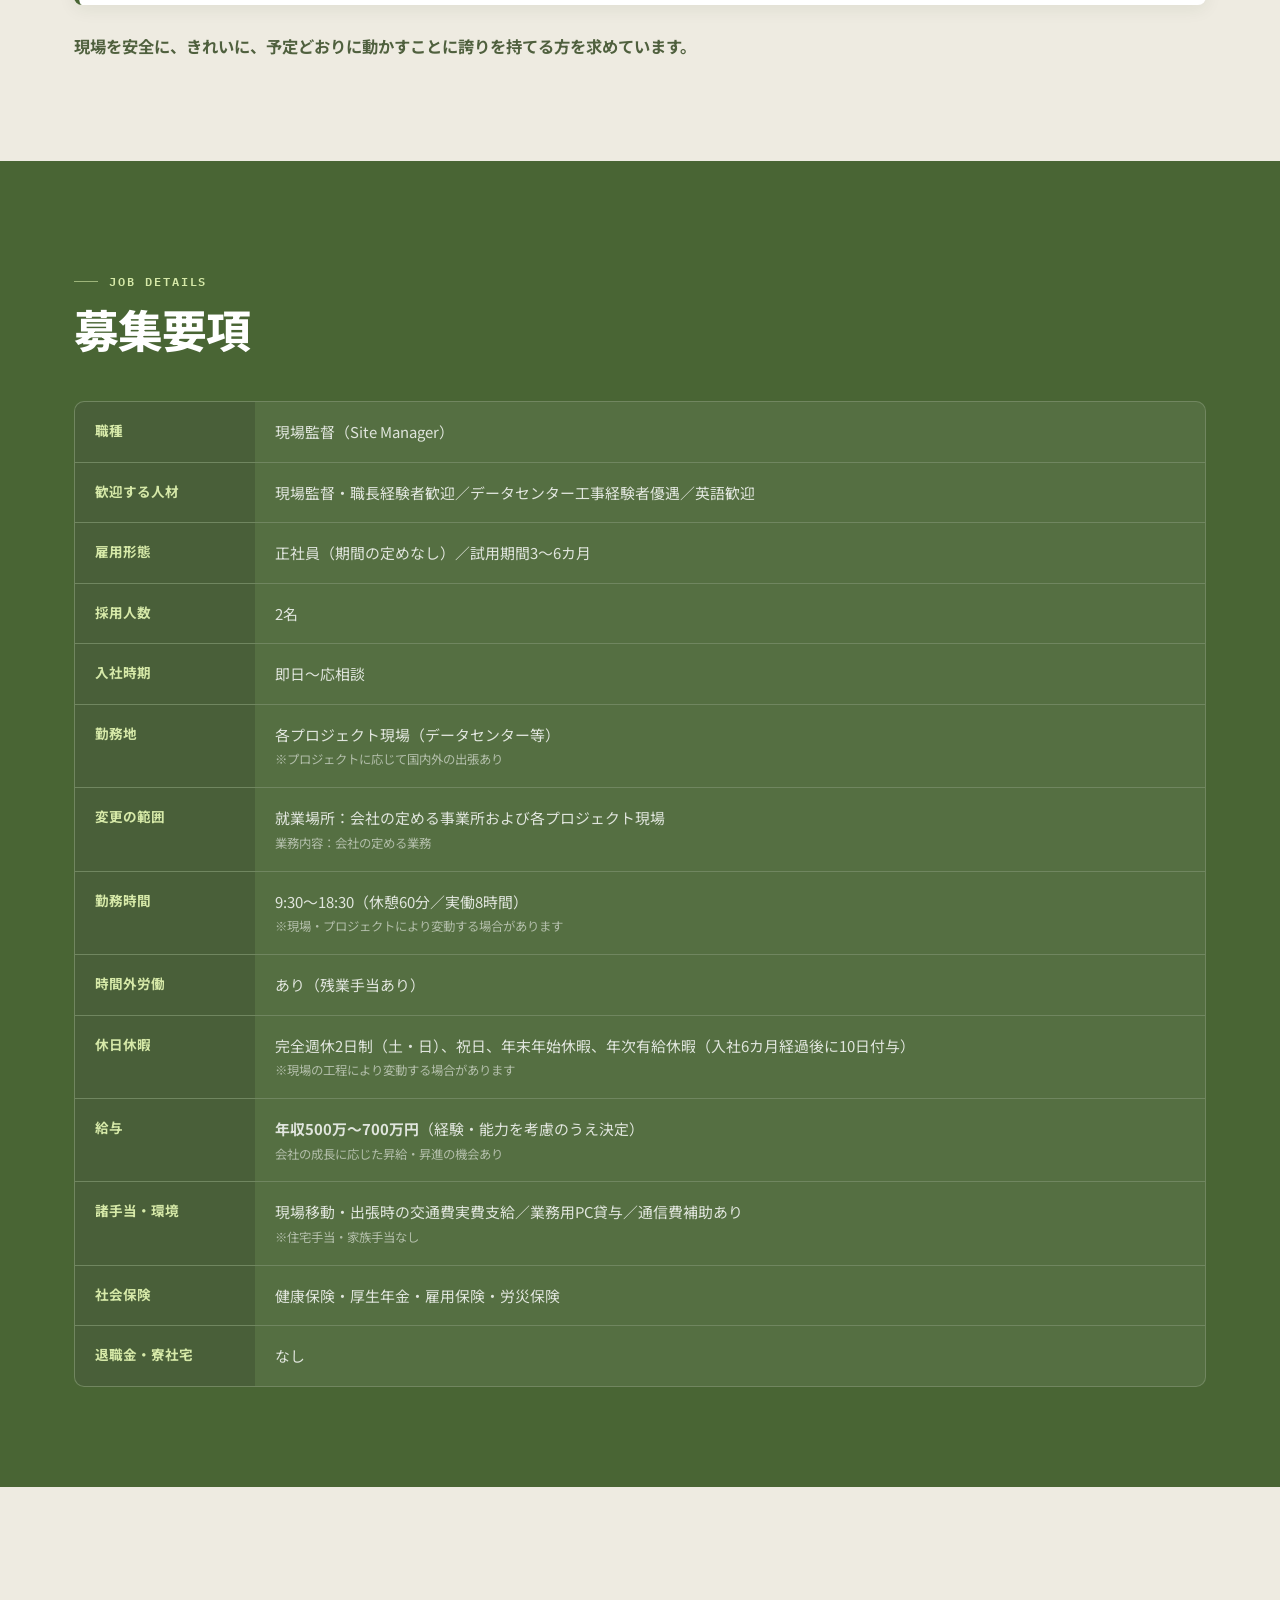
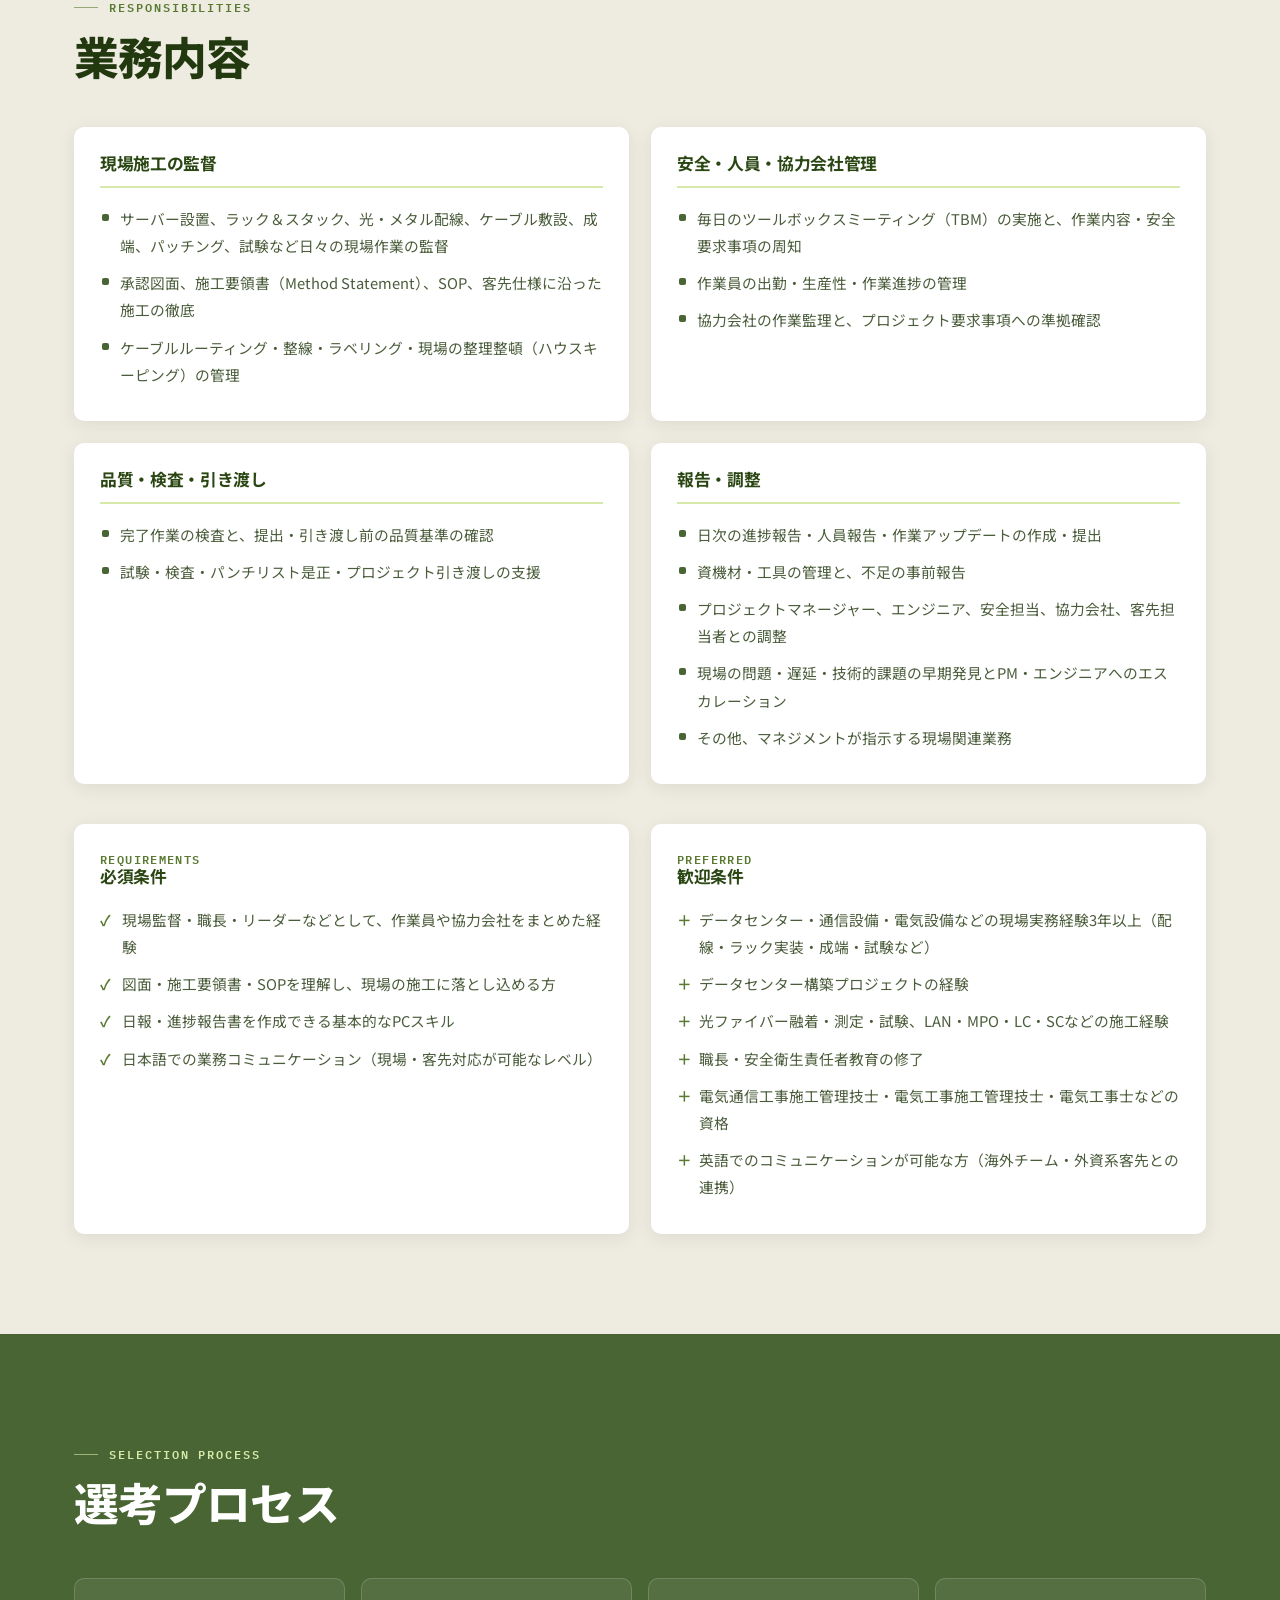
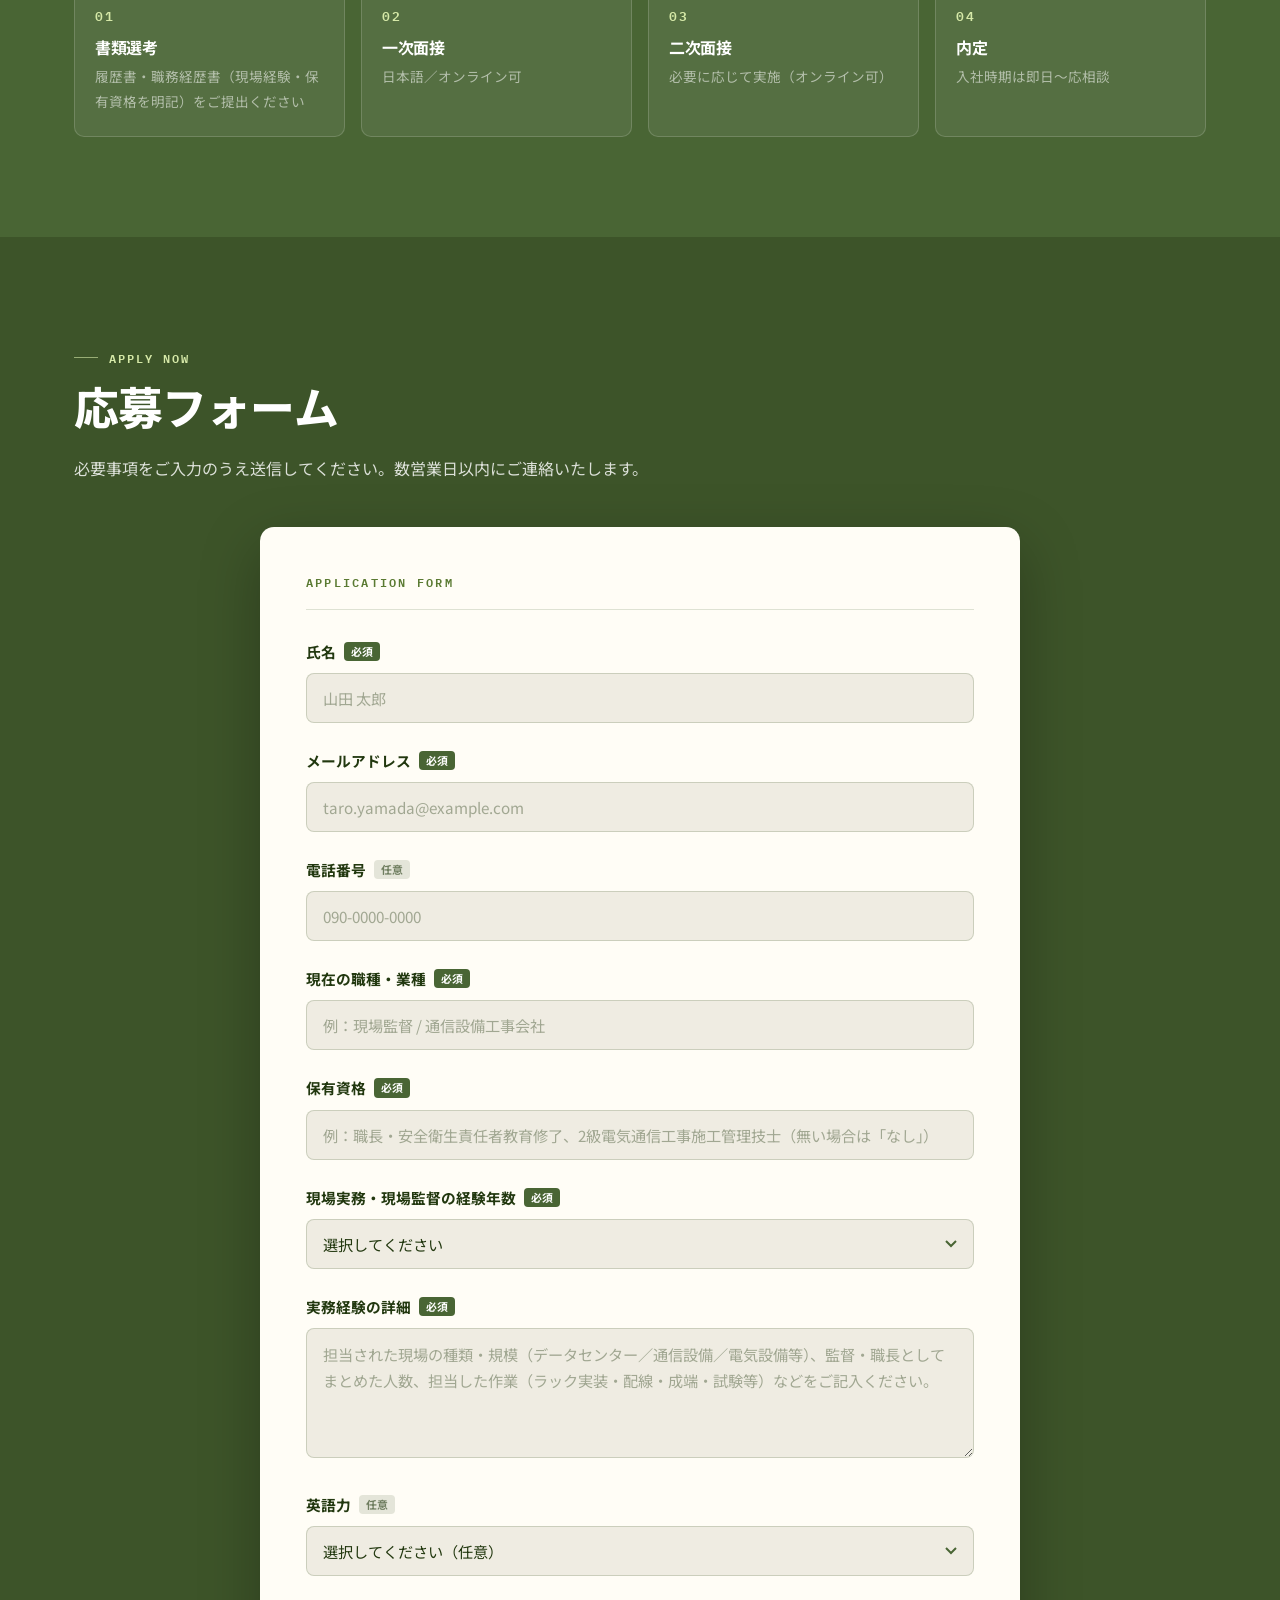
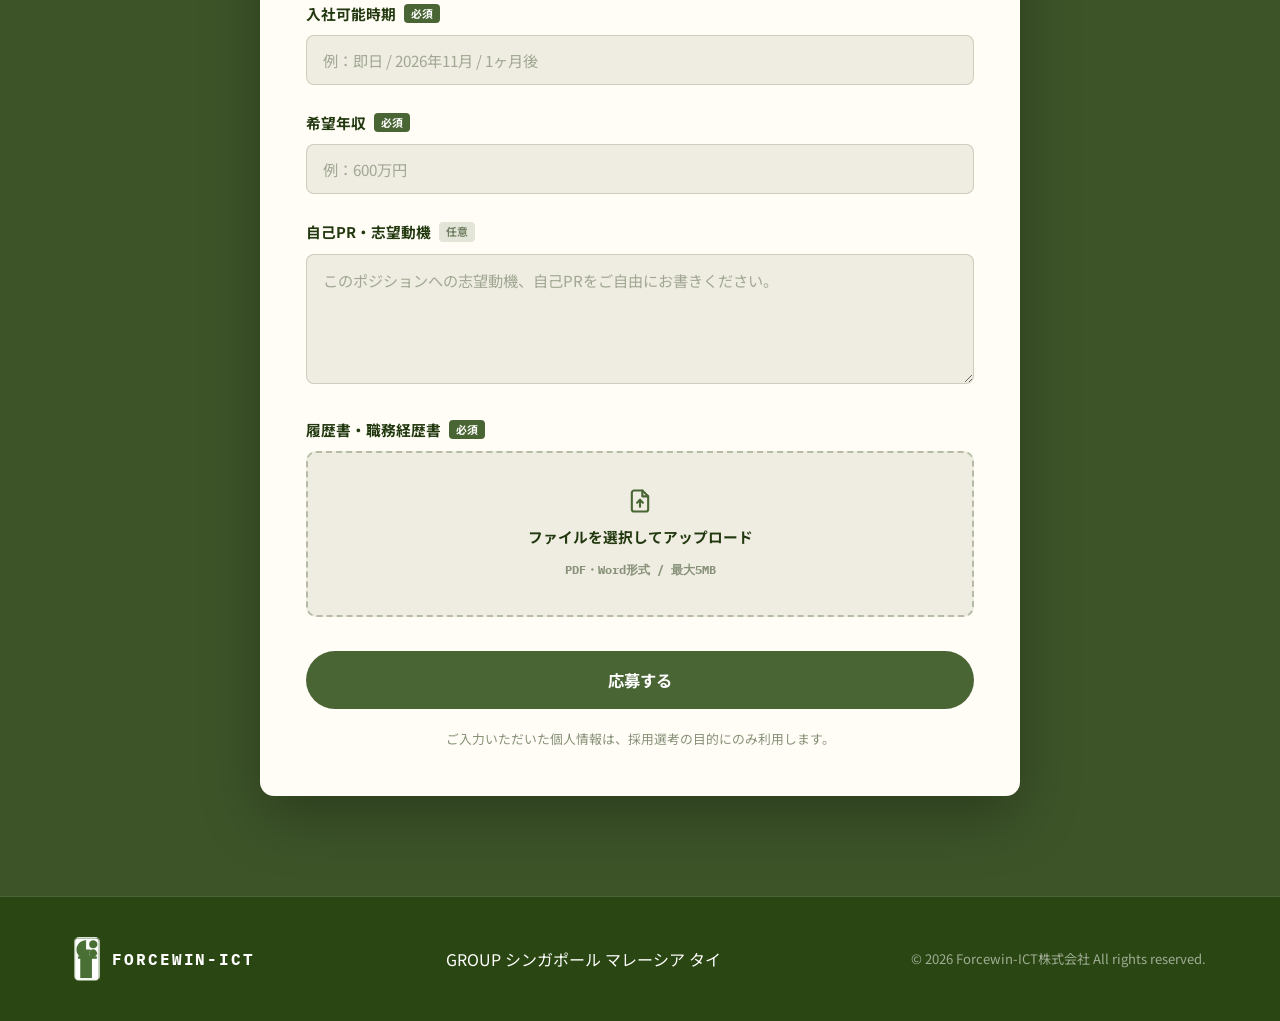
<file: docs/recruit/site-manager/index.html>
<!DOCTYPE html>
<html lang="ja">
<head>
<meta charset="UTF-8" />
<meta name="viewport" content="width=device-width, initial-scale=1.0" />
<title>採用情報｜現場監督／Site Manager（正社員）募集 - Forcewin-ICT株式会社</title>
<meta name="description" content="Forcewin-ICT株式会社の採用情報。データセンター・通信設備工事の現場監督（Site Manager）を2名募集します。サーバー設置・ラック実装・光/LAN配線の施工監督、安全・品質・進捗管理。年収500万〜700万円。" />
<meta name="theme-color" content="#eeebe1" />
<link rel="icon" type="image/png" href="/assets/img/favicon.png" />

<!-- Open Graph -->
<meta property="og:type" content="website" />
<meta property="og:title" content="採用情報｜現場監督／Site Manager（正社員）募集 - Forcewin-ICT株式会社" />
<meta property="og:description" content="データセンター・通信設備工事の現場監督を2名募集。施工監督・安全・品質・進捗管理。年収500万〜700万円。" />
<meta property="og:url" content="https://forcewin-ict.jp/recruit/site-manager/" />

<link rel="preconnect" href="https://fonts.googleapis.com" />
<link rel="preconnect" href="https://fonts.gstatic.com" crossorigin />
<link href="https://fonts.googleapis.com/css2?family=Archivo:wght@600;700;800;900&family=IBM+Plex+Mono:wght@400;500;600&family=Noto+Sans+JP:wght@400;500;700;900&display=swap" rel="stylesheet" />
<link rel="stylesheet" href="/assets/css/styles.css" />
<style>
/* ===== recruit page local styles ===== */
.recruit-hero{position:relative;padding:170px 0 90px;overflow:hidden}
.recruit-hero .container{position:relative;max-width:880px;text-align:center}
.recruit-hero h1{font-size:clamp(1.7rem,4vw,3rem);margin:14px 0 10px}
.recruit-hero .lead{color:var(--ink-soft);max-width:680px;margin:0 auto 30px;font-size:1.02rem}
.hero-tags{display:flex;gap:10px;justify-content:center;flex-wrap:wrap;margin-bottom:26px}
.hero-tags span{
  font-family:var(--font-mono);font-size:.78rem;letter-spacing:.06em;
  border:1px solid var(--line);border-radius:999px;padding:6px 14px;color:var(--accent);
}

/* position switcher */
.pos-switch{display:flex;gap:10px;justify-content:center;flex-wrap:wrap;margin-bottom:34px}
.pos-switch a{
  font-size:.85rem;font-weight:700;border-radius:999px;padding:9px 20px;
  border:1px solid var(--line);color:var(--ink-soft);transition:border-color .2s,color .2s;
}
.pos-switch a:hover{border-color:var(--accent);color:var(--accent)}
.pos-switch a.current{background:var(--cream);color:var(--accent-ink);border-color:var(--cream)}

/* job table */
.job-table{display:grid;gap:0;border:1px solid var(--line);border-radius:var(--radius);overflow:hidden;background:var(--surface)}
.job-table>div{display:grid;grid-template-columns:180px 1fr;border-top:1px solid var(--line)}
.job-table>div:first-child{border-top:0}
.job-table dt{
  padding:16px 20px;font-size:.85rem;font-weight:700;color:var(--accent);
  background:rgba(0,0,0,.14);
}
.job-table dd{padding:16px 20px;font-size:.93rem;color:var(--ink-soft)}
.job-table dd small{display:block;color:var(--ink-dim)}

/* duties */
.duty-grid{display:grid;grid-template-columns:repeat(2,1fr);gap:22px;margin-top:40px}
.duty-card{background:#fff;border-radius:var(--radius);padding:28px 26px;box-shadow:0 4px 18px rgba(34,56,15,.08)}
.duty-card h3{color:#2a4612;margin-bottom:12px;padding-bottom:10px;border-bottom:2px solid #d6e9a8;font-size:1.05rem}
.duty-card ul{list-style:none}
.duty-card li{position:relative;padding:5px 0 5px 20px;font-size:.92rem;color:rgba(34,56,15,.82)}
.duty-card li::before{content:"";position:absolute;left:2px;top:14px;width:7px;height:7px;background:#496534;border-radius:2px}

/* requirement lists on cream */
.req-cols{display:grid;grid-template-columns:1fr 1fr;gap:22px;margin-top:40px}
.req-block{background:#fff;border-radius:var(--radius);padding:28px 26px;box-shadow:0 4px 18px rgba(34,56,15,.08)}
.req-block h3{color:#2a4612;margin-bottom:12px;font-size:1.05rem}
.req-block h3 small{font-family:var(--font-mono);font-weight:600;font-size:.72rem;letter-spacing:.12em;color:#5a7a32;display:block;margin-bottom:2px}
.req-block ul{list-style:none}
.req-block li{position:relative;padding:5px 0 5px 22px;font-size:.92rem;color:rgba(34,56,15,.82)}
.req-block li::before{content:"✓";position:absolute;left:0;top:5px;color:#5a7a32;font-weight:700}
.req-block.welcome li::before{content:"＋"}

/* why join */
.why-list{list-style:none;margin-top:34px;display:grid;gap:16px}
.why-list li{
  background:#fff;border-left:5px solid #496534;border-radius:8px;
  padding:18px 22px;font-size:.95rem;color:rgba(34,56,15,.85);
  box-shadow:0 4px 18px rgba(34,56,15,.07);
}
.why-list li strong{color:#2a4612}
.partner-note{margin-top:26px;font-weight:700;color:#2a4612;font-size:1.02rem}

/* process */
.process-steps{display:grid;grid-template-columns:repeat(4,1fr);gap:16px;margin-top:44px;counter-reset:step}
.process-step{
  position:relative;background:var(--surface);border:1px solid var(--line);
  border-radius:var(--radius);padding:26px 20px 22px;counter-increment:step;
}
.process-step::before{
  content:"0" counter(step);font-family:var(--font-mono);font-weight:600;
  font-size:.8rem;letter-spacing:.14em;color:var(--accent);display:block;margin-bottom:10px;
}
.process-step h3{font-size:1rem;margin-bottom:6px}
.process-step p{font-size:.85rem;color:var(--ink-dim)}
.process-note{margin-top:22px;font-size:.85rem;color:var(--ink-dim)}

/* ===== application form ===== */
.apply-card{
  background:#fffdf6;border-radius:14px;max-width:760px;margin:44px auto 0;
  padding:44px 46px 46px;box-shadow:0 20px 60px rgba(0,0,0,.28);
}
.apply-card .form-label{
  font-family:var(--font-mono);font-size:.78rem;font-weight:600;letter-spacing:.18em;
  color:#5a7a32;text-transform:uppercase;display:block;padding-bottom:14px;
  border-bottom:1px solid rgba(73,101,52,.18);margin-bottom:28px;
}
.field{margin-bottom:24px}
.field>label{
  display:flex;align-items:center;gap:8px;font-size:.92rem;font-weight:700;
  color:#22380f;margin-bottom:8px;
}
.badge{
  font-size:.68rem;font-weight:700;border-radius:4px;padding:2px 7px;line-height:1.4;
}
.badge.req{background:#496534;color:#fff}
.badge.opt{background:rgba(34,56,15,.12);color:rgba(34,56,15,.6)}
.field input[type="text"],.field input[type="email"],.field input[type="tel"],
.field select,.field textarea{
  width:100%;font-family:var(--font-body);font-size:.95rem;color:#22380f;
  background:#efece2;border:1px solid rgba(73,101,52,.22);border-radius:8px;
  padding:13px 16px;transition:border-color .2s,box-shadow .2s;appearance:none;
}
.field select{
  background-image:url("data:image/svg+xml;utf8,<svg xmlns='http://www.w3.org/2000/svg' width='12' height='8'><path d='M1 1l5 5 5-5' fill='none' stroke='%23496534' stroke-width='2'/></svg>");
  background-repeat:no-repeat;background-position:right 16px center;
}
.field textarea{min-height:130px;resize:vertical;line-height:1.7}
.field input:focus,.field select:focus,.field textarea:focus{
  outline:none;border-color:#496534;box-shadow:0 0 0 3px rgba(214,233,168,.5);background:#fff;
}
.field input::placeholder,.field textarea::placeholder{color:rgba(34,56,15,.38)}

.file-drop{
  display:flex;flex-direction:column;align-items:center;justify-content:center;gap:6px;
  border:2px dashed rgba(73,101,52,.35);border-radius:10px;background:#efece2;
  padding:34px 20px;cursor:pointer;text-align:center;transition:border-color .2s,background .2s;
}
.file-drop:hover{border-color:#496534;background:#f5f2e8}
.file-drop svg{color:#496534}
.file-drop .fd-main{font-size:.92rem;font-weight:700;color:#22380f}
.file-drop .fd-sub{font-family:var(--font-mono);font-size:.75rem;color:rgba(34,56,15,.5)}
.file-drop input{display:none}
.file-drop.has-file{border-style:solid;border-color:#496534;background:#f2f6e6}

.submit-btn{
  display:block;width:100%;margin-top:34px;border:0;cursor:pointer;
  background:#496534;color:#fff;font-family:var(--font-body);font-weight:700;font-size:1.02rem;
  padding:17px;border-radius:999px;transition:transform .2s,background .2s,box-shadow .2s;
}
.submit-btn:hover{background:#3a5320;transform:translateY(-2px);box-shadow:0 12px 30px rgba(0,0,0,.25)}
.submit-btn:disabled{opacity:.7;cursor:default;transform:none;box-shadow:none}
.privacy-note{margin-top:18px;font-size:.8rem;color:rgba(34,56,15,.55);text-align:center}

@media (max-width:860px){
  .duty-grid,.req-cols{grid-template-columns:1fr}
  .process-steps{grid-template-columns:1fr 1fr}
  .job-table>div{grid-template-columns:1fr}
  .job-table dt{padding:12px 20px 4px;background:rgba(0,0,0,.14)}
  .job-table dd{padding:10px 20px 14px}
  .apply-card{padding:34px 24px 38px}
}
</style>
</head>
<body>

<!-- Header -->
<header class="site-header" id="siteHeader">
  <div class="container header-inner">
    <a href="/" class="brand" aria-label="Forcewin-ICT株式会社 ホーム">
      <img class="brand-logo" src="/assets/img/logo.png" alt="" aria-hidden="true" />
      <span class="brand-text">FORCEWIN-ICT</span>
    </a>
    <nav class="nav" aria-label="メインナビゲーション">
      <a href="/#about">会社概要</a>
      <a href="/#services">サービス</a>
      <a href="/#strengths">強み</a>
      <a href="/#clients">取引実績</a>
      <a href="/recruit/">採用情報</a>
      <a href="/#contact" class="nav-cta">お問い合わせ</a>
    </nav>
    <button class="menu-toggle" id="menuToggle" aria-label="メニューを開く" aria-expanded="false">
      <span></span><span></span><span></span>
    </button>
  </div>
  <nav class="mobile-nav" id="mobileNav" aria-label="モバイルナビゲーション">
    <a href="/#about">会社概要</a>
    <a href="/#services">サービス</a>
    <a href="/#strengths">強み</a>
    <a href="/#clients">取引実績</a>
    <a href="/recruit/">採用情報</a>
    <a href="/#contact">お問い合わせ</a>
  </nav>
</header>

<main id="top">

  <!-- Hero -->
  <section class="recruit-hero">
    <div class="container">
      <p class="section-label">Recruit</p>
      <h1>現場監督<br><span class="accent">Site Manager（正社員）</span></h1>
      <p class="lead">データセンター・通信設備工事の現場で、施工・安全・品質・進捗を最前線でまとめる現場監督を2名募集します。</p>
      <div class="hero-tags">
        <span>正社員 2名</span><span>年収500万〜700万円</span><span>各プロジェクト現場</span><span>現場監督経験者歓迎</span><span>データセンター経験者優遇</span><span>英語歓迎</span>
      </div>
      <div class="pos-switch">
        <a href="/recruit/">← 採用情報一覧</a>
        <a href="/recruit/admin/">Administrative Executive（管理部門）</a>
        <a href="/recruit/engineer/">電気通信工事技術者</a>
        <a href="/recruit/manager/">経営管理責任者</a>
        <a href="/recruit/site-manager/" class="current">現場監督</a>
      </div>
      <a href="#apply" class="btn btn-primary btn-lg">この求人に応募する</a>
    </div>
  </section>

  <!-- Position -->
  <section class="section section-cream" id="position">
    <div class="container">
      <div class="reveal">
        <p class="section-label">Job Summary</p>
        <h2>職務概要</h2>
        <p class="section-sub">データセンターを中心とした通信設備・ICT工事の現場で、<strong>日々の施工活動（サーバー設置、ラック実装、光・メタル配線、成端、試験など）を監督する現場監督（Site Manager）を2名採用</strong>します。</p>
        <p class="section-sub">作業員・協力会社をまとめ、安全（TBM）・品質・工程・資機材を管理しながら、プロジェクトマネージャー・エンジニア・安全担当・客先と連携して現場を前に進める、<strong>プロジェクトの最前線を担うポジション</strong>です。</p>
      </div>
      <div class="reveal">
        <h3 style="margin-top:44px;color:#2a4612;font-size:1.2rem">当社に入社する理由</h3>
        <ul class="why-list">
          <li><strong>データセンターという成長領域の最前線</strong>で、需要が拡大し続けるDC構築プロジェクトの現場経験を積めます。</li>
          <li><strong>2026年に始動した日本法人の現場チームの中核</strong>として、立ち上げ期から現場のやり方づくりに関われます。</li>
          <li><strong>日本・シンガポール・マレーシア・タイの4カ国グループ</strong>。海外チームや外資系客先と接する機会があり、英語を活かせる環境です。</li>
          <li>現場監督から、<strong>施工管理・プロジェクトマネージャーへのキャリアパス</strong>。会社の成長に応じた昇給・昇進の機会があります。</li>
        </ul>
        <p class="partner-note">現場を安全に、きれいに、予定どおりに動かすことに誇りを持てる方を求めています。</p>
      </div>
    </div>
  </section>

  <!-- Outline -->
  <section class="section" id="outline">
    <div class="container">
      <div class="reveal">
        <p class="section-label">Job Details</p>
        <h2>募集要項</h2>
      </div>
      <dl class="job-table reveal" style="margin-top:40px">
        <div><dt>職種</dt><dd>現場監督（Site Manager）</dd></div>
        <div><dt>歓迎する人材</dt><dd>現場監督・職長経験者歓迎／データセンター工事経験者優遇／英語歓迎</dd></div>
        <div><dt>雇用形態</dt><dd>正社員（期間の定めなし）／試用期間3〜6カ月</dd></div>
        <div><dt>採用人数</dt><dd>2名</dd></div>
        <div><dt>入社時期</dt><dd>即日〜応相談</dd></div>
        <div><dt>勤務地</dt><dd>各プロジェクト現場（データセンター等）<small>※プロジェクトに応じて国内外の出張あり</small></dd></div>
        <div><dt>変更の範囲</dt><dd>就業場所：会社の定める事業所および各プロジェクト現場<small>業務内容：会社の定める業務</small></dd></div>
        <div><dt>勤務時間</dt><dd>9:30〜18:30（休憩60分／実働8時間）<small>※現場・プロジェクトにより変動する場合があります</small></dd></div>
        <div><dt>時間外労働</dt><dd>あり（残業手当あり）</dd></div>
        <div><dt>休日休暇</dt><dd>完全週休2日制（土・日）、祝日、年末年始休暇、年次有給休暇（入社6カ月経過後に10日付与）<small>※現場の工程により変動する場合があります</small></dd></div>
        <div><dt>給与</dt><dd><strong>年収500万〜700万円</strong>（経験・能力を考慮のうえ決定）<small>会社の成長に応じた昇給・昇進の機会あり</small></dd></div>
        <div><dt>諸手当・環境</dt><dd>現場移動・出張時の交通費実費支給／業務用PC貸与／通信費補助あり<small>※住宅手当・家族手当なし</small></dd></div>
        <div><dt>社会保険</dt><dd>健康保険・厚生年金・雇用保険・労災保険</dd></div>
        <div><dt>退職金・寮社宅</dt><dd>なし</dd></div>
      </dl>
    </div>
  </section>

  <!-- Work & Requirements -->
  <section class="section section-cream" id="work">
    <div class="container">
      <div class="reveal">
        <p class="section-label">Responsibilities</p>
        <h2>業務内容</h2>
      </div>
      <div class="duty-grid">
        <div class="duty-card reveal">
          <h3>現場施工の監督</h3>
          <ul>
            <li>サーバー設置、ラック＆スタック、光・メタル配線、ケーブル敷設、成端、パッチング、試験など日々の現場作業の監督</li>
            <li>承認図面、施工要領書（Method Statement）、SOP、客先仕様に沿った施工の徹底</li>
            <li>ケーブルルーティング・整線・ラベリング・現場の整理整頓（ハウスキーピング）の管理</li>
          </ul>
        </div>
        <div class="duty-card reveal">
          <h3>安全・人員・協力会社管理</h3>
          <ul>
            <li>毎日のツールボックスミーティング（TBM）の実施と、作業内容・安全要求事項の周知</li>
            <li>作業員の出勤・生産性・作業進捗の管理</li>
            <li>協力会社の作業監理と、プロジェクト要求事項への準拠確認</li>
          </ul>
        </div>
        <div class="duty-card reveal">
          <h3>品質・検査・引き渡し</h3>
          <ul>
            <li>完了作業の検査と、提出・引き渡し前の品質基準の確認</li>
            <li>試験・検査・パンチリスト是正・プロジェクト引き渡しの支援</li>
          </ul>
        </div>
        <div class="duty-card reveal">
          <h3>報告・調整</h3>
          <ul>
            <li>日次の進捗報告・人員報告・作業アップデートの作成・提出</li>
            <li>資機材・工具の管理と、不足の事前報告</li>
            <li>プロジェクトマネージャー、エンジニア、安全担当、協力会社、客先担当者との調整</li>
            <li>現場の問題・遅延・技術的課題の早期発見とPM・エンジニアへのエスカレーション</li>
            <li>その他、マネジメントが指示する現場関連業務</li>
          </ul>
        </div>
      </div>

      <div class="req-cols">
        <div class="req-block reveal">
          <h3><small>REQUIREMENTS</small>必須条件</h3>
          <ul>
            <li>現場監督・職長・リーダーなどとして、作業員や協力会社をまとめた経験</li>
            <li>図面・施工要領書・SOPを理解し、現場の施工に落とし込める方</li>
            <li>日報・進捗報告書を作成できる基本的なPCスキル</li>
            <li>日本語での業務コミュニケーション（現場・客先対応が可能なレベル）</li>
          </ul>
        </div>
        <div class="req-block welcome reveal">
          <h3><small>PREFERRED</small>歓迎条件</h3>
          <ul>
            <li>データセンター・通信設備・電気設備などの現場実務経験3年以上（配線・ラック実装・成端・試験など）</li>
            <li>データセンター構築プロジェクトの経験</li>
            <li>光ファイバー融着・測定・試験、LAN・MPO・LC・SCなどの施工経験</li>
            <li>職長・安全衛生責任者教育の修了</li>
            <li>電気通信工事施工管理技士・電気工事施工管理技士・電気工事士などの資格</li>
            <li>英語でのコミュニケーションが可能な方（海外チーム・外資系客先との連携）</li>
          </ul>
        </div>
      </div>
    </div>
  </section>

  <!-- Process -->
  <section class="section" id="process">
    <div class="container">
      <div class="reveal">
        <p class="section-label">Selection Process</p>
        <h2>選考プロセス</h2>
      </div>
      <div class="process-steps">
        <div class="process-step reveal"><h3>書類選考</h3><p>履歴書・職務経歴書（現場経験・保有資格を明記）をご提出ください</p></div>
        <div class="process-step reveal"><h3>一次面接</h3><p>日本語／オンライン可</p></div>
        <div class="process-step reveal"><h3>二次面接</h3><p>必要に応じて実施（オンライン可）</p></div>
        <div class="process-step reveal"><h3>内定</h3><p>入社時期は即日〜応相談</p></div>
      </div>
    </div>
  </section>

  <!-- Apply -->
  <section class="section section-dark" id="apply">
    <div class="container">
      <div class="reveal">
        <p class="section-label">Apply Now</p>
        <h2>応募フォーム</h2>
        <p class="section-sub">必要事項をご入力のうえ送信してください。数営業日以内にご連絡いたします。</p>
      </div>

      <form class="apply-card reveal" id="applyForm">
        <span class="form-label">Application Form</span>

        <!-- 応募データは自社(Google Workspace)環境で直接処理されます（外部フォームサービス不使用） -->
        <input type="text" name="_honey" id="honeyField" style="display:none" tabindex="-1" autocomplete="off" />

        <div class="field">
          <label for="f-name">氏名 <span class="badge req">必須</span></label>
          <input type="text" id="f-name" name="氏名" placeholder="山田 太郎" required />
        </div>

        <div class="field">
          <label for="f-email">メールアドレス <span class="badge req">必須</span></label>
          <input type="email" id="f-email" name="メールアドレス" placeholder="taro.yamada@example.com" required />
        </div>

        <div class="field">
          <label for="f-tel">電話番号 <span class="badge opt">任意</span></label>
          <input type="tel" id="f-tel" name="電話番号" placeholder="090-0000-0000" />
        </div>

        <div class="field">
          <label for="f-job">現在の職種・業種 <span class="badge req">必須</span></label>
          <input type="text" id="f-job" name="現在の職種・業種" placeholder="例：現場監督 / 通信設備工事会社" required />
        </div>

        <div class="field">
          <label for="f-quals">保有資格 <span class="badge req">必須</span></label>
          <input type="text" id="f-quals" name="保有資格" placeholder="例：職長・安全衛生責任者教育修了、2級電気通信工事施工管理技士（無い場合は「なし」）" required />
        </div>

        <div class="field">
          <label for="f-years">現場実務・現場監督の経験年数 <span class="badge req">必須</span></label>
          <select id="f-years" name="経験年数" required>
            <option value="" selected disabled>選択してください</option>
            <option>3年未満</option>
            <option>3〜5年</option>
            <option>5〜10年</option>
            <option>10〜20年</option>
            <option>20年以上</option>
          </select>
        </div>

        <div class="field">
          <label for="f-detail">実務経験の詳細 <span class="badge req">必須</span></label>
          <textarea id="f-detail" name="経験詳細" placeholder="担当された現場の種類・規模（データセンター／通信設備／電気設備等）、監督・職長としてまとめた人数、担当した作業（ラック実装・配線・成端・試験等）などをご記入ください。" required></textarea>
        </div>

        <div class="field">
          <label for="f-english">英語力 <span class="badge opt">任意</span></label>
          <select id="f-english" name="英語力">
            <option value="" selected>選択してください（任意）</option>
            <option>不問レベル（ほぼ使えない）</option>
            <option>簡単なコミュニケーションが可能</option>
            <option>ビジネスレベル</option>
          </select>
        </div>

        <div class="field">
          <label for="f-start">入社可能時期 <span class="badge req">必須</span></label>
          <input type="text" id="f-start" name="入社可能時期" placeholder="例：即日 / 2026年11月 / 1ヶ月後" required />
        </div>

        <div class="field">
          <label for="f-salary">希望年収 <span class="badge req">必須</span></label>
          <input type="text" id="f-salary" name="希望年収" placeholder="例：600万円" required />
        </div>

        <div class="field">
          <label for="f-pr">自己PR・志望動機 <span class="badge opt">任意</span></label>
          <textarea id="f-pr" name="自己PR・志望動機" placeholder="このポジションへの志望動機、自己PRをご自由にお書きください。"></textarea>
        </div>

        <div class="field">
          <label for="f-file">履歴書・職務経歴書 <span class="badge req">必須</span></label>
          <label class="file-drop" id="fileDrop">
            <svg width="28" height="28" viewBox="0 0 24 24" fill="none" stroke="currentColor" stroke-width="1.8" stroke-linecap="round" stroke-linejoin="round" aria-hidden="true">
              <path d="M14 3v5h5" /><path d="M14 3H7a2 2 0 0 0-2 2v14a2 2 0 0 0 2 2h10a2 2 0 0 0 2-2V8z" /><path d="M12 11v6" /><path d="M9.5 13.5 12 11l2.5 2.5" />
            </svg>
            <span class="fd-main" id="fdMain">ファイルを選択してアップロード</span>
            <span class="fd-sub">PDF・Word形式 / 最大5MB</span>
            <input type="file" id="f-file" name="attachment" accept=".pdf,.doc,.docx" required />
          </label>
        </div>

        <button type="submit" class="submit-btn" id="submitBtn">応募する</button>
        <p class="privacy-note">ご入力いただいた個人情報は、採用選考の目的にのみ利用します。</p>
      </form>
    </div>
  </section>

</main>

<!-- Footer -->
<footer class="site-footer">
  <div class="container footer-inner">
    <div class="brand brand-footer">
      <img class="brand-logo brand-logo-sm" src="/assets/img/logo.png" alt="" aria-hidden="true" />
      <span class="brand-text">FORCEWIN-ICT</span>
    </div>
    <nav class="footer-sites" aria-label="海外グループサイト">
      <span class="footer-sites-label">GROUP</span>
      <a href="https://forcewin.com.sg/" target="_blank" rel="noopener">シンガポール</a>
      <a href="https://forcewin.com.my/" target="_blank" rel="noopener">マレーシア</a>
      <a href="https://forcewin-network.co.th/" target="_blank" rel="noopener">タイ</a>
    </nav>
    <p class="copyright">© <span id="year"></span> Forcewin-ICT株式会社 All rights reserved.</p>
  </div>
</footer>

<script src="/assets/js/script.js"></script>
<script>
// 選択したファイル名を表示
(function(){
  var input = document.getElementById("f-file");
  var drop = document.getElementById("fileDrop");
  var main = document.getElementById("fdMain");
  if (!input) return;
  input.addEventListener("change", function(){
    if (input.files && input.files.length){
      var f = input.files[0];
      if (f.size > 5 * 1024 * 1024){
        alert("ファイルサイズは5MB以下にしてください。");
        input.value = "";
        drop.classList.remove("has-file");
        main.textContent = "ファイルを選択してアップロード";
        return;
      }
      main.textContent = f.name;
      drop.classList.add("has-file");
    }
  });
})();

// 応募送信：自社Google Apps Scriptへ直接送信（履歴書はbase64で添付）
(function(){
  var ENDPOINT = "https://script.google.com/macros/s/AKfycbw1qkSjvnu3mIG3F7jpgONtDwq1US0g-QMdDNJ29eEXt5SWavoRa1fmku0p7W8ROP7MUg/exec";
  var POSITION = "現場監督（Site Manager）";
  var form = document.getElementById("applyForm");
  var btn = document.getElementById("submitBtn");
  if (!form || !btn) return;

  function val(id){ var el = document.getElementById(id); return el ? el.value : ""; }
  function fail(msg){
    alert(msg);
    btn.disabled = false;
    btn.textContent = "応募する";
  }

  form.addEventListener("submit", function(ev){
    ev.preventDefault();

    var fileInput = document.getElementById("f-file");
    var file = fileInput.files && fileInput.files[0];
    if (!file){
      alert("履歴書・職務経歴書のファイルを選択してください。");
      return;
    }

    btn.disabled = true;
    btn.textContent = "送信中...";

    var reader = new FileReader();
    reader.onerror = function(){ fail("ファイルの読み込みに失敗しました。もう一度お試しください。"); };
    reader.onload = function(){
      var base64 = String(reader.result).split(",")[1] || "";
      var payload = {
        "応募職種": POSITION,
        "氏名": val("f-name"),
        "メールアドレス": val("f-email"),
        "電話番号": val("f-tel"),
        "現在の職種・業種": val("f-job"),
        "保有資格": val("f-quals"),
        "経験年数": val("f-years"),
        "経験詳細": val("f-detail"),
        "英語力": val("f-english"),
        "入社可能時期": val("f-start"),
        "希望年収": val("f-salary"),
        "自己PR・志望動機": val("f-pr"),
        "_honey": document.getElementById("honeyField").value,
        "fileName": file.name,
        "fileMime": file.type,
        "fileData": base64
      };
      fetch(ENDPOINT, { method: "POST", body: JSON.stringify(payload) })
        .then(function(r){ return r.json(); })
        .then(function(res){
          if (res && res.ok){ window.location.href = "/recruit/thanks.html"; }
          else { fail("送信に失敗しました：" + (res && res.error ? res.error : "不明なエラー") + "。時間をおいて再度お試しください。"); }
        })
        .catch(function(){ fail("通信エラーが発生しました。時間をおいて再度お試しください。"); });
    };
    reader.readAsDataURL(file);
  });
})();
</script>
</body>
</html>
</file>
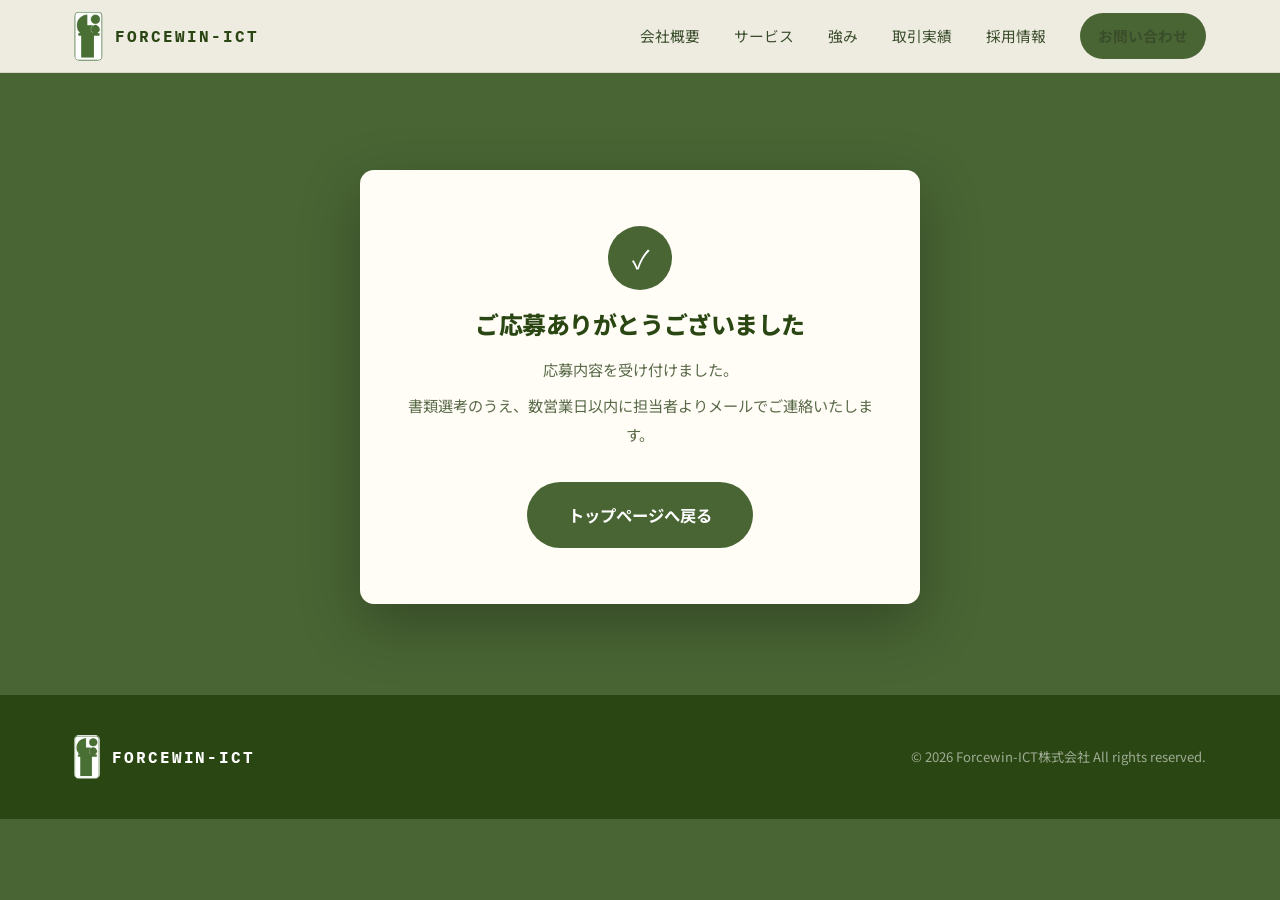
<file: docs/recruit/thanks.html>
<!DOCTYPE html>
<html lang="ja">
<head>
<meta charset="UTF-8" />
<meta name="viewport" content="width=device-width, initial-scale=1.0" />
<title>ご応募ありがとうございました - Forcewin-ICT株式会社</title>
<meta name="robots" content="noindex" />
<meta name="theme-color" content="#eeebe1" />
<link rel="icon" type="image/png" href="/assets/img/favicon.png" />
<link rel="preconnect" href="https://fonts.googleapis.com" />
<link rel="preconnect" href="https://fonts.gstatic.com" crossorigin />
<link href="https://fonts.googleapis.com/css2?family=Archivo:wght@600;700;800;900&family=IBM+Plex+Mono:wght@400;500;600&family=Noto+Sans+JP:wght@400;500;700;900&display=swap" rel="stylesheet" />
<link rel="stylesheet" href="/assets/css/styles.css" />
<style>
.thanks-wrap{min-height:calc(100vh - 260px);display:flex;align-items:center;justify-content:center;padding:170px 24px 90px}
.thanks-card{
  background:#fffdf6;color:#22380f;border-radius:14px;max-width:560px;text-align:center;
  padding:56px 44px;box-shadow:0 20px 60px rgba(0,0,0,.28);
}
.thanks-card .mark{
  width:64px;height:64px;border-radius:50%;background:#496534;color:#fff;
  display:flex;align-items:center;justify-content:center;margin:0 auto 22px;font-size:1.6rem;
}
.thanks-card h1{font-size:1.5rem;color:#2a4612;margin-bottom:14px}
.thanks-card p{font-size:.95rem;color:rgba(34,56,15,.75);margin-bottom:8px}
.thanks-card .btn{margin-top:26px;background:#496534;color:#fff;box-shadow:none}
.thanks-card .btn:hover{background:#3a5320}
</style>
</head>
<body>

<header class="site-header" id="siteHeader">
  <div class="container header-inner">
    <a href="/" class="brand" aria-label="Forcewin-ICT株式会社 ホーム">
      <img class="brand-logo" src="/assets/img/logo.png" alt="" aria-hidden="true" />
      <span class="brand-text">FORCEWIN-ICT</span>
    </a>
    <nav class="nav" aria-label="メインナビゲーション">
      <a href="/#about">会社概要</a>
      <a href="/#services">サービス</a>
      <a href="/#strengths">強み</a>
      <a href="/#clients">取引実績</a>
      <a href="/recruit/">採用情報</a>
      <a href="/#contact" class="nav-cta">お問い合わせ</a>
    </nav>
  </div>
</header>

<main class="thanks-wrap">
  <div class="thanks-card">
    <div class="mark">✓</div>
    <h1>ご応募ありがとうございました</h1>
    <p>応募内容を受け付けました。</p>
    <p>書類選考のうえ、数営業日以内に担当者よりメールでご連絡いたします。</p>
    <a href="/" class="btn btn-lg">トップページへ戻る</a>
  </div>
</main>

<footer class="site-footer">
  <div class="container footer-inner">
    <div class="brand brand-footer">
      <img class="brand-logo brand-logo-sm" src="/assets/img/logo.png" alt="" aria-hidden="true" />
      <span class="brand-text">FORCEWIN-ICT</span>
    </div>
    <p class="copyright">© <span id="year"></span> Forcewin-ICT株式会社 All rights reserved.</p>
  </div>
</footer>

<script src="/assets/js/script.js"></script>
</body>
</html>
</file>
<file: assets/css/styles.css>
/* ===== Forcewin ICT — green theme (matches original #496534) ===== */
:root{
  --bg:#496534;            /* original site background green */
  --bg-soft:#3d5429;       /* darker green — alternating sections */
  --bg-deep:#2a4612;       /* deepest green (original tertiary) */
  --surface:rgba(255,255,255,.07);
  --surface-hover:rgba(255,255,255,.11);
  --ink:#ffffff;
  --ink-soft:rgba(255,255,255,.82);
  --ink-dim:rgba(255,255,255,.55);
  --line:rgba(255,255,255,.16);
  --cream:#eeebe1;
  --accent:#d6e9a8;        /* light lime accent */
  --accent-ink:#2a4612;    /* dark green text on cream buttons */
  --accent-glow:rgba(214,233,168,.30);
  --maxw:1180px;
  --radius:10px;
  --ease:cubic-bezier(.22,.61,.36,1);
  --font-display:"Archivo","Noto Sans JP",sans-serif;
  --font-mono:"IBM Plex Mono",ui-monospace,monospace;
  --font-body:"Noto Sans JP",system-ui,-apple-system,sans-serif;
}

*{box-sizing:border-box;margin:0;padding:0}
html{scroll-behavior:smooth}
body{
  font-family:var(--font-body);
  background:var(--bg);
  color:var(--ink);
  line-height:1.85;
  -webkit-font-smoothing:antialiased;
  overflow-x:hidden;
}
a{color:inherit;text-decoration:none}
img{max-width:100%;display:block}

.container{max-width:var(--maxw);margin:0 auto;padding:0 24px}

h1,h2,h3{font-family:var(--font-display);line-height:1.22;font-weight:800;letter-spacing:-.02em}
h2{font-size:clamp(1.8rem,3.6vw,2.8rem)}
h3{font-size:1.2rem;font-weight:700}

.accent{color:var(--accent)}

/* ---------- Brand logo (real image, white background) ---------- */
.brand-logo{
  height:50px;width:auto;flex:none;display:block;
  background:#fff;border-radius:6px;
}
.brand-logo-sm{height:44px;border-radius:5px}

/* ---------- Header ---------- */
.site-header{
  position:fixed;top:0;left:0;right:0;z-index:100;
  background:var(--cream);
  border-bottom:1px solid rgba(42,70,18,.12);
  transition:box-shadow .35s var(--ease);
}
.site-header.scrolled{box-shadow:0 6px 24px rgba(0,0,0,.16)}
/* header sits on cream → nav uses dark green for contrast */
.site-header .brand-text{color:#2a4612}
.site-header .brand-text small{color:#496534}
.header-inner{display:flex;align-items:center;justify-content:space-between;height:72px}
.brand{display:flex;align-items:center;gap:12px}
.brand-text{
  font-family:var(--font-mono);font-weight:700;font-size:1.02rem;
  letter-spacing:.12em;line-height:1;color:var(--ink);white-space:nowrap;
}

.nav{display:flex;align-items:center;gap:34px}
.nav a{font-size:.92rem;color:#3a4d2b;transition:color .2s;position:relative}
.nav a:not(.nav-cta)::after{
  content:"";position:absolute;left:0;bottom:-6px;width:0;height:2px;
  background:#496534;transition:width .3s var(--ease);
}
.nav a:not(.nav-cta):hover{color:#1f3a0e}
.nav a:not(.nav-cta):hover::after{width:100%}
.nav-cta{
  background:#496534;color:var(--cream);font-weight:700;
  padding:9px 18px;border-radius:999px;transition:transform .2s,box-shadow .2s,background .2s;
}
.nav-cta:hover{transform:translateY(-2px);background:#3a5320;box-shadow:0 8px 22px rgba(42,70,18,.3)}

.menu-toggle{display:none;flex-direction:column;gap:5px;background:none;border:0;cursor:pointer;padding:8px}
.menu-toggle span{width:24px;height:2px;background:#2a4612;transition:.3s var(--ease)}
.menu-toggle[aria-expanded="true"] span:nth-child(1){transform:translateY(7px) rotate(45deg)}
.menu-toggle[aria-expanded="true"] span:nth-child(2){opacity:0}
.menu-toggle[aria-expanded="true"] span:nth-child(3){transform:translateY(-7px) rotate(-45deg)}

.mobile-nav{
  display:none;flex-direction:column;background:var(--cream);
  border-top:1px solid rgba(42,70,18,.12);overflow:hidden;max-height:0;transition:max-height .4s var(--ease);
}
.mobile-nav.open{max-height:340px}
.mobile-nav a{padding:16px 24px;border-bottom:1px solid rgba(42,70,18,.1);color:#2a4612}

/* ---------- Hero ---------- */
.hero{position:relative;padding:170px 0 110px;overflow:hidden}
.hero-grid{
  position:absolute;inset:0;
  background-image:linear-gradient(var(--line) 1px,transparent 1px),
                   linear-gradient(90deg,var(--line) 1px,transparent 1px);
  background-size:54px 54px;
  mask-image:radial-gradient(ellipse 80% 60% at 50% 35%,#000 30%,transparent 75%);
  opacity:.5;
}
.hero-glow{
  position:absolute;top:-200px;left:50%;transform:translateX(-50%);
  width:780px;height:780px;border-radius:50%;
  background:radial-gradient(circle,rgba(214,233,168,.22),transparent 62%);
  filter:blur(34px);opacity:.7;pointer-events:none;
}
.hero-inner{position:relative;text-align:center;max-width:880px}
.eyebrow{
  font-family:var(--font-mono);letter-spacing:.16em;font-size:.78rem;
  color:var(--accent);text-transform:uppercase;margin-bottom:22px;font-weight:600;
}
.hero h1{font-size:clamp(2.1rem,6vw,4rem);margin-bottom:24px}
.hero-lead{color:var(--ink-soft);font-size:clamp(1rem,1.8vw,1.18rem);max-width:640px;margin:0 auto 38px}
.hero-actions{display:flex;gap:16px;justify-content:center;flex-wrap:wrap;margin-bottom:64px}

.btn{
  display:inline-flex;align-items:center;justify-content:center;
  padding:14px 30px;border-radius:999px;font-weight:700;font-size:.95rem;
  transition:transform .2s var(--ease),box-shadow .2s,background .2s;cursor:pointer;border:1px solid transparent;
}
.btn-primary{background:var(--cream);color:var(--accent-ink);box-shadow:0 10px 30px rgba(0,0,0,.22)}
.btn-primary:hover{transform:translateY(-3px);box-shadow:0 16px 40px rgba(0,0,0,.32)}
.btn-ghost{border-color:var(--line);color:var(--ink)}
.btn-ghost:hover{border-color:var(--accent);color:var(--accent);transform:translateY(-3px)}
.btn-lg{padding:17px 40px;font-size:1.02rem}

.hero-stats{
  display:grid;grid-template-columns:repeat(3,1fr);gap:20px;
  max-width:600px;margin:0 auto;padding-top:40px;border-top:1px solid var(--line);
}
.hero-stats dt{font-size:.78rem;color:var(--ink-dim);letter-spacing:.06em;margin-bottom:6px}
.hero-stats dd{font-family:var(--font-mono);font-size:2.2rem;font-weight:700;color:var(--ink)}
.hero-stats dd small{font-size:.9rem;color:var(--accent);margin-left:3px;font-weight:600}

/* ---------- Sections ---------- */
.section{padding:100px 0}
.section-dark{background:var(--bg-soft)}
.section-label{
  font-family:var(--font-mono);letter-spacing:.16em;text-transform:uppercase;
  font-size:.76rem;color:var(--accent);font-weight:600;margin-bottom:14px;
}
.section-head{max-width:680px;margin:0 auto 56px;text-align:center}
.section-sub{color:var(--ink-soft);margin-top:16px}

.about-grid{display:grid;grid-template-columns:1fr 1.2fr;gap:60px;align-items:start}
.lead-text{font-size:1.18rem;font-weight:500;color:var(--ink);margin-bottom:18px}
.about-grid p:not(.lead-text){color:var(--ink-soft)}

/* ---------- Services ---------- */
.services-grid{display:grid;grid-template-columns:1fr 1fr;gap:28px}
.service-card{
  background:var(--surface);border:1px solid var(--line);border-radius:var(--radius);
  padding:38px 34px;transition:transform .35s var(--ease),border-color .35s,box-shadow .35s,background .35s;
  position:relative;overflow:hidden;
}
.service-card::before{
  content:"";position:absolute;top:0;left:0;right:0;height:3px;
  background:var(--accent);transform:scaleX(0);transform-origin:left;
  transition:transform .4s var(--ease);
}
.service-card:hover{transform:translateY(-6px);border-color:rgba(255,255,255,.34);background:var(--surface-hover);box-shadow:0 24px 50px rgba(0,0,0,.3)}
.service-card:hover::before{transform:scaleX(1)}
.service-head{position:relative;margin-bottom:24px;padding-bottom:20px;border-bottom:1px solid var(--line)}
.service-head::before{
  content:"";display:block;width:44px;height:4px;border-radius:2px;
  background:var(--accent);margin-bottom:16px;
}
.service-card h3{
  font-family:var(--font-display);font-size:clamp(1.32rem,2.3vw,1.62rem);
  font-weight:800;line-height:1.3;letter-spacing:-.01em;color:var(--ink);
}
.service-num{
  font-family:var(--font-mono);font-size:1.4rem;font-weight:700;color:var(--accent);
  border:1px solid var(--line);border-radius:10px;width:50px;height:50px;flex:none;
  display:flex;align-items:center;justify-content:center;
}
.service-desc{color:var(--ink-soft);margin-bottom:24px}
.feature-list{list-style:none;display:grid;gap:11px}
.feature-list li{position:relative;padding-left:26px;color:var(--ink-soft);font-size:.95rem}
.feature-list li::before{
  content:"";position:absolute;left:0;top:.7em;width:9px;height:9px;border-radius:2px;
  background:var(--accent);
}

/* ---------- Strengths ---------- */
.strength-grid{display:grid;grid-template-columns:repeat(4,1fr);gap:22px}
.strength-card{
  background:var(--surface);border:1px solid var(--line);border-radius:var(--radius);padding:30px 26px;
  transition:transform .3s var(--ease),border-color .3s,background .3s;
}
.strength-card:hover{transform:translateY(-5px);border-color:rgba(255,255,255,.32);background:var(--surface-hover)}
.strength-icon{display:block;margin-bottom:18px;color:#496534}
.strength-icon svg{width:42px;height:42px;display:block}
.strength-card h3{margin-bottom:10px}
.strength-card p{color:var(--ink-soft);font-size:.92rem}

/* ---------- Clients (logos on white tiles) ---------- */
.client-grid{
  list-style:none;display:grid;grid-template-columns:repeat(3,1fr);gap:18px;max-width:920px;margin:0 auto;
}
.client-grid li{
  background:#ffffff;border-radius:12px;padding:26px 22px;height:118px;
  display:flex;align-items:center;justify-content:center;
  box-shadow:0 10px 26px rgba(0,0,0,.18);transition:transform .3s var(--ease),box-shadow .3s;
}
.client-grid li:hover{transform:translateY(-4px);box-shadow:0 16px 34px rgba(0,0,0,.26)}
.client-grid img{max-height:64px;max-width:78%;width:auto;object-fit:contain;filter:saturate(1)}

/* ---------- CTA ---------- */
.section-cta{
  background:linear-gradient(180deg,var(--bg-soft),var(--bg-deep));
}
.cta-inner{display:grid;grid-template-columns:1.1fr .9fr;gap:54px;align-items:center}
.cta-inner h2{margin:14px 0 16px}
.cta-inner .section-sub{margin-bottom:30px}
.company-card{
  background:var(--surface);border:1px solid var(--line);border-radius:var(--radius);padding:34px;
}
.company-card h3{margin-bottom:22px;font-size:1.08rem;line-height:1.5}
.info-list{display:grid;gap:18px}
.info-list div{display:grid;grid-template-columns:104px 1fr;gap:14px;align-items:start}
.info-list dt{color:var(--accent);font-size:.82rem;font-weight:700;padding-top:2px}
.info-list dd{color:var(--ink-soft);font-size:.95rem}

/* ---------- Footer ---------- */
.site-footer{border-top:1px solid var(--line);padding:40px 0;background:var(--bg-deep)}
.footer-inner{display:flex;align-items:center;justify-content:space-between;gap:20px;flex-wrap:wrap}
.copyright{color:var(--ink-dim);font-size:.82rem}

/* ---------- Reveal animation ---------- */
.reveal{opacity:0;transform:translateY(28px);transition:opacity .7s var(--ease),transform .7s var(--ease)}
.reveal.in{opacity:1;transform:none}

/* ---------- Responsive ---------- */
@media (max-width:900px){
  .nav{display:none}
  .menu-toggle{display:flex}
  .mobile-nav{display:flex}
  .about-grid{grid-template-columns:1fr;gap:24px}
  .services-grid{grid-template-columns:1fr}
  .strength-grid{grid-template-columns:1fr 1fr}
  .client-grid{grid-template-columns:1fr 1fr}
  .cta-inner{grid-template-columns:1fr;gap:34px}
}
@media (max-width:560px){
  .section{padding:72px 0}
  .hero{padding:140px 0 80px}
  .strength-grid,.client-grid{grid-template-columns:1fr 1fr}
  .hero-stats{gap:10px}
  .hero-stats dd{font-size:1.7rem}
  .info-list div{grid-template-columns:1fr}
}

@media (prefers-reduced-motion:reduce){
  *{scroll-behavior:auto !important}
  .reveal{opacity:1;transform:none;transition:none}
}

/* ===== Engineering-schematic detail layer ===== */

/* blueprint-style label with technical ticks */
.section-label{display:inline-flex;align-items:center;gap:11px}
.section-label::before{content:"";width:24px;height:1px;background:currentColor;opacity:.6}
.section-head .section-label{justify-content:center}
.section-head .section-label::after{content:"";width:24px;height:1px;background:currentColor;opacity:.6}

/* crosshair registration marks framing the hero */
.hero::before,.hero::after{
  content:"+";position:absolute;top:104px;z-index:2;
  font-family:var(--font-mono);font-size:1.1rem;color:var(--accent);opacity:.55;line-height:1;
}
.hero::before{left:26px}
.hero::after{right:26px}

/* hero headline: heavier, tighter, schematic underline accent */
.hero h1{font-weight:900;letter-spacing:-.03em}
.hero h1 .accent{position:relative;white-space:nowrap}
.hero h1 .accent::after{
  content:"";position:absolute;left:0;right:0;bottom:.06em;height:.12em;
  background:var(--accent);opacity:.35;border-radius:2px;
}

/* service number block — squared industrial tag */
.service-num{border-radius:5px;letter-spacing:.02em}

/* mono micro-label on service cards (per-card via data-tag) */
.service-card{position:relative}
.service-card::after{
  content:attr(data-tag) / "";position:absolute;top:18px;right:20px;
  font-family:var(--font-mono);font-size:.62rem;letter-spacing:.18em;
  color:var(--ink-dim);text-transform:uppercase;
}

/* refine client tiles — thin keyline + corner ticks feel */
.client-grid li{position:relative;border:1px solid rgba(0,0,0,.06)}

/* section heading kicker number */
.section-head h2{position:relative}

@media (max-width:560px){
  .hero::before,.hero::after{display:none}
}

/* ===== Cream sections (alternating green / cream) ===== */
.section-cream{background:var(--cream);color:#2f3d22}
.section-cream h2,.section-cream h3{color:#22380f}
.section-cream .section-label{color:#5a7a32}
.section-cream .section-sub{color:rgba(34,56,15,.72)}
.section-cream .lead-text{color:#22380f}
.section-cream p,
.section-cream .about-grid p:not(.lead-text){color:rgba(34,56,15,.78)}

/* cards on cream → solid white with dark ink */
.section-cream .service-card,
.section-cream .strength-card,
.section-cream .company-card{
  background:#ffffff;border-color:rgba(34,56,15,.12);
}
.section-cream .service-card:hover,
.section-cream .strength-card:hover{
  background:#ffffff;border-color:rgba(34,56,15,.28);box-shadow:0 22px 46px rgba(34,56,15,.14);
}
.section-cream .service-num{color:#496534;border-color:rgba(34,56,15,.22)}
.section-cream .service-desc,
.section-cream .strength-card p,
.section-cream .feature-list li{color:rgba(34,56,15,.78)}
.section-cream .feature-list li::before,
.section-cream .service-card::before{background:#5a7a32}
.section-cream .service-card::after{color:rgba(34,56,15,.42)}
.section-cream .strength-icon{color:#496534}
.section-cream .info-list dt{color:#5a7a32}
.section-cream .info-list dd{color:rgba(34,56,15,.78)}

/* CTA button on cream → green fill */
.section-cream .btn-primary{background:#496534;color:var(--cream);box-shadow:0 10px 28px rgba(34,56,15,.2)}
.section-cream .btn-primary:hover{background:#3a5320;box-shadow:0 16px 38px rgba(34,56,15,.28)}
</file>
<file: docs/assets/css/styles.css>
/* ===== Forcewin ICT — green theme (matches original #496534) ===== */
:root{
  --bg:#496534;            /* original site background green */
  --bg-soft:#3d5429;       /* darker green — alternating sections */
  --bg-deep:#2a4612;       /* deepest green (original tertiary) */
  --surface:rgba(255,255,255,.07);
  --surface-hover:rgba(255,255,255,.11);
  --ink:#ffffff;
  --ink-soft:rgba(255,255,255,.82);
  --ink-dim:rgba(255,255,255,.55);
  --line:rgba(255,255,255,.16);
  --cream:#eeebe1;
  --accent:#d6e9a8;        /* light lime accent */
  --accent-ink:#2a4612;    /* dark green text on cream buttons */
  --accent-glow:rgba(214,233,168,.30);
  --maxw:1180px;
  --radius:10px;
  --ease:cubic-bezier(.22,.61,.36,1);
  --font-display:"Archivo","Noto Sans JP",sans-serif;
  --font-mono:"IBM Plex Mono",ui-monospace,monospace;
  --font-body:"Noto Sans JP",system-ui,-apple-system,sans-serif;
}

*{box-sizing:border-box;margin:0;padding:0}
html{scroll-behavior:smooth}
body{
  font-family:var(--font-body);
  background:var(--bg);
  color:var(--ink);
  line-height:1.85;
  -webkit-font-smoothing:antialiased;
  overflow-x:hidden;
}
a{color:inherit;text-decoration:none}
img{max-width:100%;display:block}

.container{max-width:var(--maxw);margin:0 auto;padding:0 24px}

h1,h2,h3{font-family:var(--font-display);line-height:1.22;font-weight:800;letter-spacing:-.02em}
h2{font-size:clamp(1.8rem,3.6vw,2.8rem)}
h3{font-size:1.2rem;font-weight:700}

.accent{color:var(--accent)}

/* ---------- Brand logo (real image, white background) ---------- */
.brand-logo{
  height:50px;width:auto;flex:none;display:block;
  background:#fff;border-radius:6px;
}
.brand-logo-sm{height:44px;border-radius:5px}

/* ---------- Header ---------- */
.site-header{
  position:fixed;top:0;left:0;right:0;z-index:100;
  background:var(--cream);
  border-bottom:1px solid rgba(42,70,18,.12);
  transition:box-shadow .35s var(--ease);
}
.site-header.scrolled{box-shadow:0 6px 24px rgba(0,0,0,.16)}
/* header sits on cream → nav uses dark green for contrast */
.site-header .brand-text{color:#2a4612}
.site-header .brand-text small{color:#496534}
.header-inner{display:flex;align-items:center;justify-content:space-between;height:72px}
.brand{display:flex;align-items:center;gap:12px}
.brand-text{
  font-family:var(--font-mono);font-weight:700;font-size:1.02rem;
  letter-spacing:.12em;line-height:1;color:var(--ink);white-space:nowrap;
}

.nav{display:flex;align-items:center;gap:34px}
.nav a{font-size:.92rem;color:#3a4d2b;transition:color .2s;position:relative}
.nav a:not(.nav-cta)::after{
  content:"";position:absolute;left:0;bottom:-6px;width:0;height:2px;
  background:#496534;transition:width .3s var(--ease);
}
.nav a:not(.nav-cta):hover{color:#1f3a0e}
.nav a:not(.nav-cta):hover::after{width:100%}
.nav a.nav-cta,
.nav-cta{
  background:#496534;color:#fff;font-weight:700;
  padding:9px 18px;border-radius:999px;transition:transform .2s,box-shadow .2s,background .2s;
}
.nav-cta:hover{transform:translateY(-2px);background:#3a5320;box-shadow:0 8px 22px rgba(42,70,18,.3)}

.menu-toggle{display:none;flex-direction:column;gap:5px;background:none;border:0;cursor:pointer;padding:8px}
.menu-toggle span{width:24px;height:2px;background:#2a4612;transition:.3s var(--ease)}
.menu-toggle[aria-expanded="true"] span:nth-child(1){transform:translateY(7px) rotate(45deg)}
.menu-toggle[aria-expanded="true"] span:nth-child(2){opacity:0}
.menu-toggle[aria-expanded="true"] span:nth-child(3){transform:translateY(-7px) rotate(-45deg)}

.mobile-nav{
  display:none;flex-direction:column;background:var(--cream);
  border-top:1px solid rgba(42,70,18,.12);overflow:hidden;max-height:0;transition:max-height .4s var(--ease);
}
.mobile-nav.open{max-height:340px}
.mobile-nav a{padding:16px 24px;border-bottom:1px solid rgba(42,70,18,.1);color:#2a4612}

/* ---------- Hero ---------- */
.hero{position:relative;padding:170px 0 110px;overflow:hidden}
.hero-grid{
  position:absolute;inset:0;
  background-image:linear-gradient(var(--line) 1px,transparent 1px),
                   linear-gradient(90deg,var(--line) 1px,transparent 1px);
  background-size:54px 54px;
  mask-image:radial-gradient(ellipse 80% 60% at 50% 35%,#000 30%,transparent 75%);
  opacity:.5;
}
.hero-glow{
  position:absolute;top:-200px;left:50%;transform:translateX(-50%);
  width:780px;height:780px;border-radius:50%;
  background:radial-gradient(circle,rgba(214,233,168,.22),transparent 62%);
  filter:blur(34px);opacity:.7;pointer-events:none;
}
.hero-inner{position:relative;text-align:center;max-width:880px}
.eyebrow{
  font-family:var(--font-mono);letter-spacing:.16em;font-size:.78rem;
  color:var(--accent);text-transform:uppercase;margin-bottom:22px;font-weight:600;
}
.hero h1{font-size:clamp(2.1rem,6vw,4rem);margin-bottom:24px}
.hero-lead{color:var(--ink-soft);font-size:clamp(1rem,1.8vw,1.18rem);max-width:640px;margin:0 auto 38px}
.hero-actions{display:flex;gap:16px;justify-content:center;flex-wrap:wrap;margin-bottom:64px}

.btn{
  display:inline-flex;align-items:center;justify-content:center;
  padding:14px 30px;border-radius:999px;font-weight:700;font-size:.95rem;
  transition:transform .2s var(--ease),box-shadow .2s,background .2s;cursor:pointer;border:1px solid transparent;
}
.btn-primary{background:var(--cream);color:var(--accent-ink);box-shadow:0 10px 30px rgba(0,0,0,.22)}
.btn-primary:hover{transform:translateY(-3px);box-shadow:0 16px 40px rgba(0,0,0,.32)}
.btn-ghost{border-color:var(--line);color:var(--ink)}
.btn-ghost:hover{border-color:var(--accent);color:var(--accent);transform:translateY(-3px)}
.btn-lg{padding:17px 40px;font-size:1.02rem}

.hero-stats{
  display:grid;grid-template-columns:repeat(3,1fr);gap:20px;
  max-width:600px;margin:0 auto;padding-top:40px;border-top:1px solid var(--line);
}
.hero-stats dt{font-size:.78rem;color:var(--ink-dim);letter-spacing:.06em;margin-bottom:6px}
.hero-stats dd{font-family:var(--font-mono);font-size:2.2rem;font-weight:700;color:var(--ink)}
.hero-stats dd small{font-size:.9rem;color:var(--accent);margin-left:3px;font-weight:600}

/* ---------- Sections ---------- */
.section{padding:100px 0}
.section-dark{background:var(--bg-soft)}
.section-label{
  font-family:var(--font-mono);letter-spacing:.16em;text-transform:uppercase;
  font-size:.76rem;color:var(--accent);font-weight:600;margin-bottom:14px;
}
.section-head{max-width:680px;margin:0 auto 56px;text-align:center}
.section-sub{color:var(--ink-soft);margin-top:16px}

.about-grid{display:grid;grid-template-columns:1fr 1.2fr;gap:60px;align-items:start}
.lead-text{font-size:1.18rem;font-weight:500;color:var(--ink);margin-bottom:18px}
.about-grid p:not(.lead-text){color:var(--ink-soft)}

/* ---------- Services ---------- */
.services-grid{display:grid;grid-template-columns:1fr 1fr;gap:28px}
.service-card{
  background:var(--surface);border:1px solid var(--line);border-radius:var(--radius);
  padding:38px 34px;transition:transform .35s var(--ease),border-color .35s,box-shadow .35s,background .35s;
  position:relative;overflow:hidden;
}
.service-card::before{
  content:"";position:absolute;top:0;left:0;right:0;height:3px;
  background:var(--accent);transform:scaleX(0);transform-origin:left;
  transition:transform .4s var(--ease);
}
.service-card:hover{transform:translateY(-6px);border-color:rgba(255,255,255,.34);background:var(--surface-hover);box-shadow:0 24px 50px rgba(0,0,0,.3)}
.service-card:hover::before{transform:scaleX(1)}
.service-head{position:relative;margin-bottom:24px;padding-bottom:20px;border-bottom:1px solid var(--line)}
.service-head::before{
  content:"";display:block;width:44px;height:4px;border-radius:2px;
  background:var(--accent);margin-bottom:16px;
}
.service-card h3{
  font-family:var(--font-display);font-size:clamp(1.32rem,2.3vw,1.62rem);
  font-weight:800;line-height:1.3;letter-spacing:-.01em;color:var(--ink);
}
.service-num{
  font-family:var(--font-mono);font-size:1.4rem;font-weight:700;color:var(--accent);
  border:1px solid var(--line);border-radius:10px;width:50px;height:50px;flex:none;
  display:flex;align-items:center;justify-content:center;
}
.service-desc{color:var(--ink-soft);margin-bottom:24px}
.feature-list{list-style:none;display:grid;gap:11px}
.feature-list li{position:relative;padding-left:26px;color:var(--ink-soft);font-size:.95rem}
.feature-list li::before{
  content:"";position:absolute;left:0;top:.7em;width:9px;height:9px;border-radius:2px;
  background:var(--accent);
}

/* ---------- Strengths ---------- */
.strength-grid{display:grid;grid-template-columns:repeat(4,1fr);gap:22px}
.strength-card{
  background:var(--surface);border:1px solid var(--line);border-radius:var(--radius);padding:30px 26px;
  transition:transform .3s var(--ease),border-color .3s,background .3s;
}
.strength-card:hover{transform:translateY(-5px);border-color:rgba(255,255,255,.32);background:var(--surface-hover)}
.strength-icon{display:block;margin-bottom:18px;color:#496534}
.strength-icon svg{width:42px;height:42px;display:block}
.strength-card h3{margin-bottom:10px}
.strength-card p{color:var(--ink-soft);font-size:.92rem}

/* ---------- Clients (logos on white tiles) ---------- */
.client-grid{
  list-style:none;display:grid;grid-template-columns:repeat(3,1fr);gap:18px;max-width:920px;margin:0 auto;
}
.client-grid li{
  background:#ffffff;border-radius:12px;padding:26px 22px;height:118px;
  display:flex;align-items:center;justify-content:center;
  box-shadow:0 10px 26px rgba(0,0,0,.18);transition:transform .3s var(--ease),box-shadow .3s;
}
.client-grid li:hover{transform:translateY(-4px);box-shadow:0 16px 34px rgba(0,0,0,.26)}
.client-grid img{max-height:64px;max-width:78%;width:auto;object-fit:contain;filter:saturate(1)}

/* ---------- CTA ---------- */
.section-cta{
  background:linear-gradient(180deg,var(--bg-soft),var(--bg-deep));
}
.cta-inner{display:grid;grid-template-columns:1.1fr .9fr;gap:54px;align-items:center}
.cta-inner h2{margin:14px 0 16px}
.cta-inner .section-sub{margin-bottom:30px}
.company-card{
  background:var(--surface);border:1px solid var(--line);border-radius:var(--radius);padding:34px;
}
.company-card h3{margin-bottom:22px;font-size:1.08rem;line-height:1.5}
.info-list{display:grid;gap:18px}
.info-list div{display:grid;grid-template-columns:104px 1fr;gap:14px;align-items:start}
.info-list dt{color:var(--accent);font-size:.82rem;font-weight:700;padding-top:2px}
.info-list dd{color:var(--ink-soft);font-size:.95rem}
.info-list dd a{
  color:#496534;font-weight:600;
  text-decoration:underline;text-decoration-color:rgba(73,101,52,.4);
  text-underline-offset:3px;transition:text-decoration-color .2s;
}
.info-list dd a:hover{text-decoration-color:#496534}

/* ---------- Footer ---------- */
.site-footer{border-top:1px solid var(--line);padding:40px 0;background:var(--bg-deep)}
.footer-inner{display:flex;align-items:center;justify-content:space-between;gap:20px;flex-wrap:wrap}
.footer-sites{display:flex;align-items:center;gap:20px;flex-wrap:wrap}
.footer-sites-label{
  font-family:var(--font-mono);font-size:.72rem;font-weight:600;
  letter-spacing:.2em;color:var(--ink-dim);
}
.footer-sites a{
  color:rgba(238,235,225,.78);font-size:.86rem;transition:color .2s;
  text-underline-offset:3px;
}
.footer-sites a:hover{color:#fff;text-decoration:underline}
.copyright{color:var(--ink-dim);font-size:.82rem}

/* ---------- Reveal animation ---------- */
.reveal{opacity:0;transform:translateY(28px);transition:opacity .7s var(--ease),transform .7s var(--ease)}
.reveal.in{opacity:1;transform:none}

/* ---------- Responsive ---------- */
@media (max-width:900px){
  .nav{display:none}
  .menu-toggle{display:flex}
  .mobile-nav{display:flex}
  .about-grid{grid-template-columns:1fr;gap:24px}
  .services-grid{grid-template-columns:1fr}
  .strength-grid{grid-template-columns:1fr 1fr}
  .client-grid{grid-template-columns:1fr 1fr}
  .cta-inner{grid-template-columns:1fr;gap:34px}
}
@media (max-width:560px){
  .section{padding:72px 0}
  .hero{padding:140px 0 80px}
  .strength-grid,.client-grid{grid-template-columns:1fr 1fr}
  .hero-stats{gap:10px}
  .hero-stats dd{font-size:1.7rem}
  .info-list div{grid-template-columns:1fr}
}

@media (prefers-reduced-motion:reduce){
  *{scroll-behavior:auto !important}
  .reveal{opacity:1;transform:none;transition:none}
}

/* ===== Engineering-schematic detail layer ===== */

/* blueprint-style label with technical ticks */
.section-label{display:inline-flex;align-items:center;gap:11px}
.section-label::before{content:"";width:24px;height:1px;background:currentColor;opacity:.6}
.section-head .section-label{justify-content:center}
.section-head .section-label::after{content:"";width:24px;height:1px;background:currentColor;opacity:.6}

/* crosshair registration marks framing the hero */
.hero::before,.hero::after{
  content:"+";position:absolute;top:104px;z-index:2;
  font-family:var(--font-mono);font-size:1.1rem;color:var(--accent);opacity:.55;line-height:1;
}
.hero::before{left:26px}
.hero::after{right:26px}

/* hero headline: heavier, tighter, schematic underline accent */
.hero h1{font-weight:900;letter-spacing:-.03em}
.hero h1 .accent{position:relative;white-space:nowrap}
.hero h1 .accent::after{
  content:"";position:absolute;left:0;right:0;bottom:.06em;height:.12em;
  background:var(--accent);opacity:.35;border-radius:2px;
}

/* service number block — squared industrial tag */
.service-num{border-radius:5px;letter-spacing:.02em}

/* mono micro-label on service cards (per-card via data-tag) */
.service-card{position:relative}
.service-card::after{
  content:attr(data-tag) / "";position:absolute;top:18px;right:20px;
  font-family:var(--font-mono);font-size:.62rem;letter-spacing:.18em;
  color:var(--ink-dim);text-transform:uppercase;
}

/* refine client tiles — thin keyline + corner ticks feel */
.client-grid li{position:relative;border:1px solid rgba(0,0,0,.06)}

/* section heading kicker number */
.section-head h2{position:relative}

@media (max-width:560px){
  .hero::before,.hero::after{display:none}
}

/* ===== Cream sections (alternating green / cream) ===== */
.section-cream{background:var(--cream);color:#2f3d22}
.section-cream h2,.section-cream h3{color:#22380f}
.section-cream .section-label{color:#5a7a32}
.section-cream .section-sub{color:rgba(34,56,15,.72)}
.section-cream .lead-text{color:#22380f}
.section-cream p,
.section-cream .about-grid p:not(.lead-text){color:rgba(34,56,15,.78)}

/* cards on cream → solid white with dark ink */
.section-cream .service-card,
.section-cream .strength-card,
.section-cream .company-card{
  background:#ffffff;border-color:rgba(34,56,15,.12);
}
.section-cream .service-card:hover,
.section-cream .strength-card:hover{
  background:#ffffff;border-color:rgba(34,56,15,.28);box-shadow:0 22px 46px rgba(34,56,15,.14);
}
.section-cream .service-num{color:#496534;border-color:rgba(34,56,15,.22)}
.section-cream .service-desc,
.section-cream .strength-card p,
.section-cream .feature-list li{color:rgba(34,56,15,.78)}
.section-cream .feature-list li::before,
.section-cream .service-card::before{background:#5a7a32}
.section-cream .service-card::after{color:rgba(34,56,15,.42)}
.section-cream .strength-icon{color:#496534}
.section-cream .info-list dt{color:#5a7a32}
.section-cream .info-list dd{color:rgba(34,56,15,.78)}

/* CTA button on cream → green fill */
.section-cream .btn-primary{background:#496534;color:var(--cream);box-shadow:0 10px 28px rgba(34,56,15,.2)}
.section-cream .btn-primary:hover{background:#3a5320;box-shadow:0 16px 38px rgba(34,56,15,.28)}
</file>
